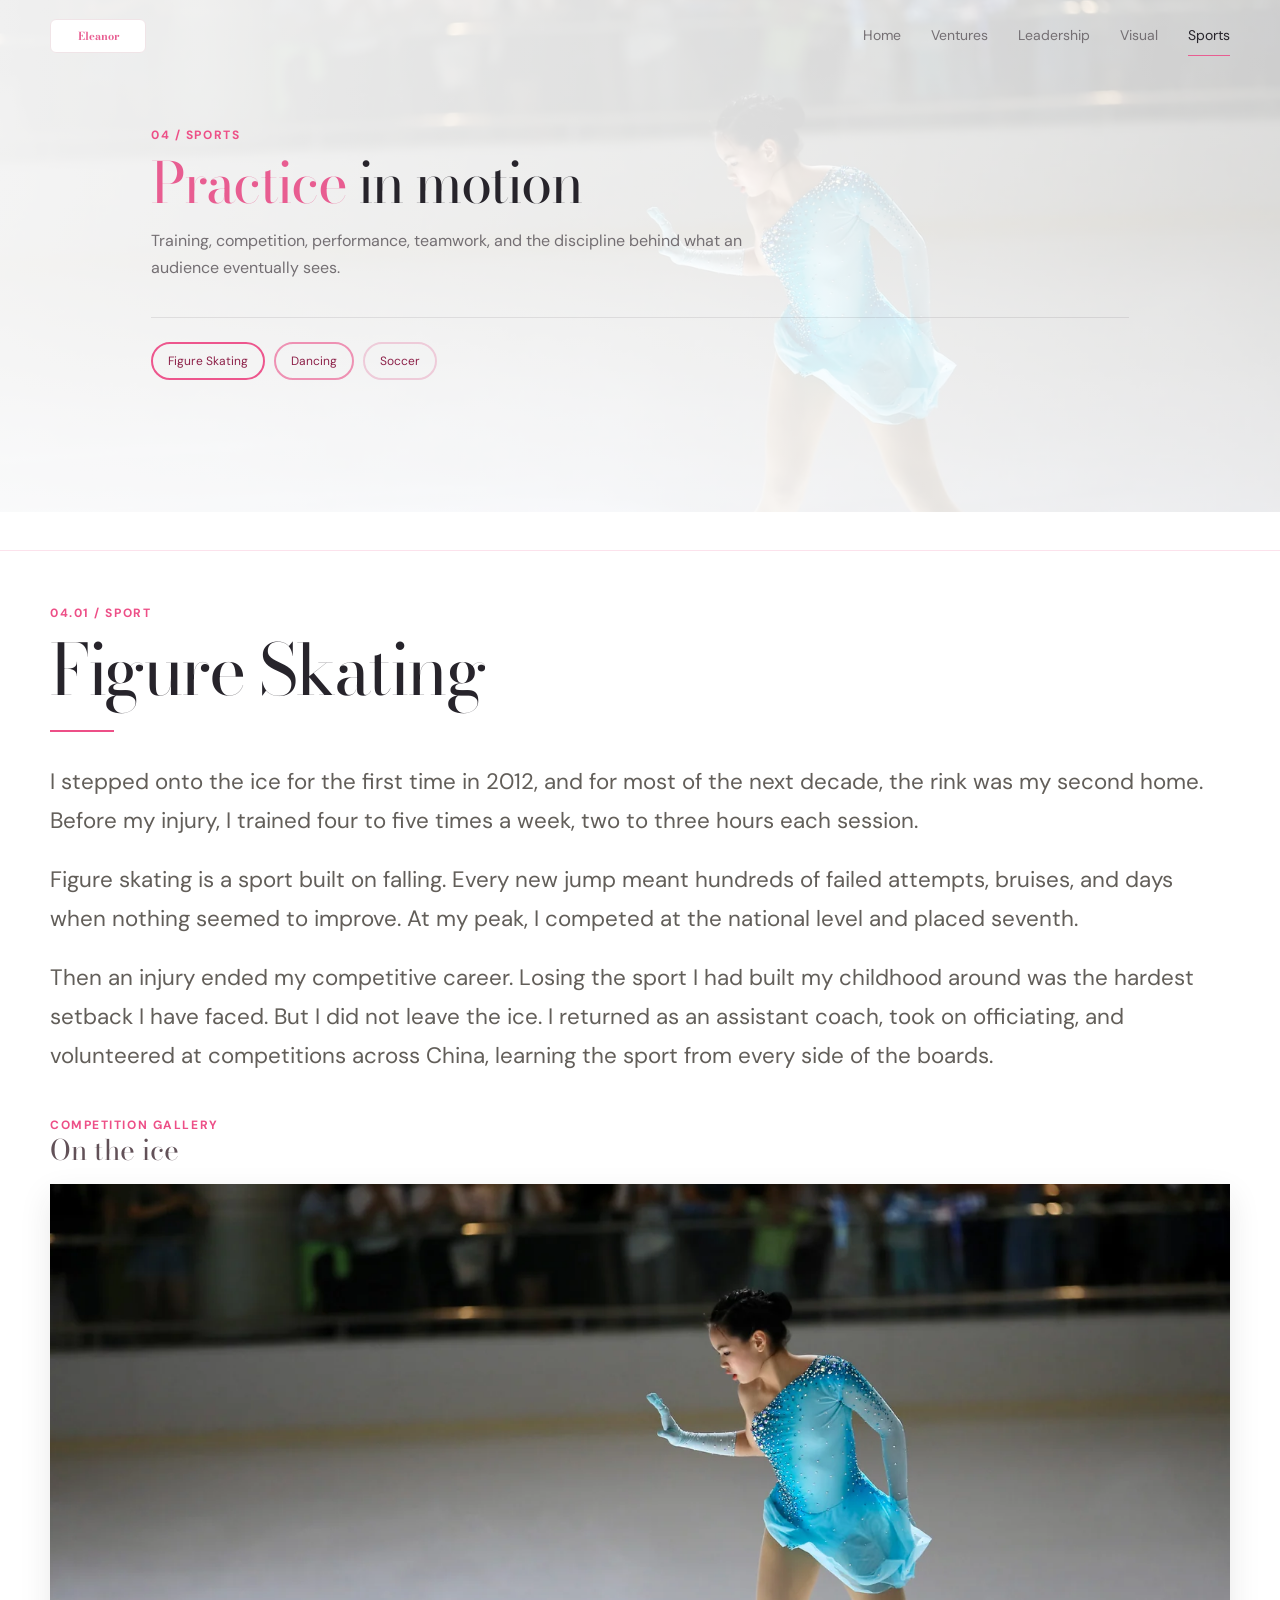
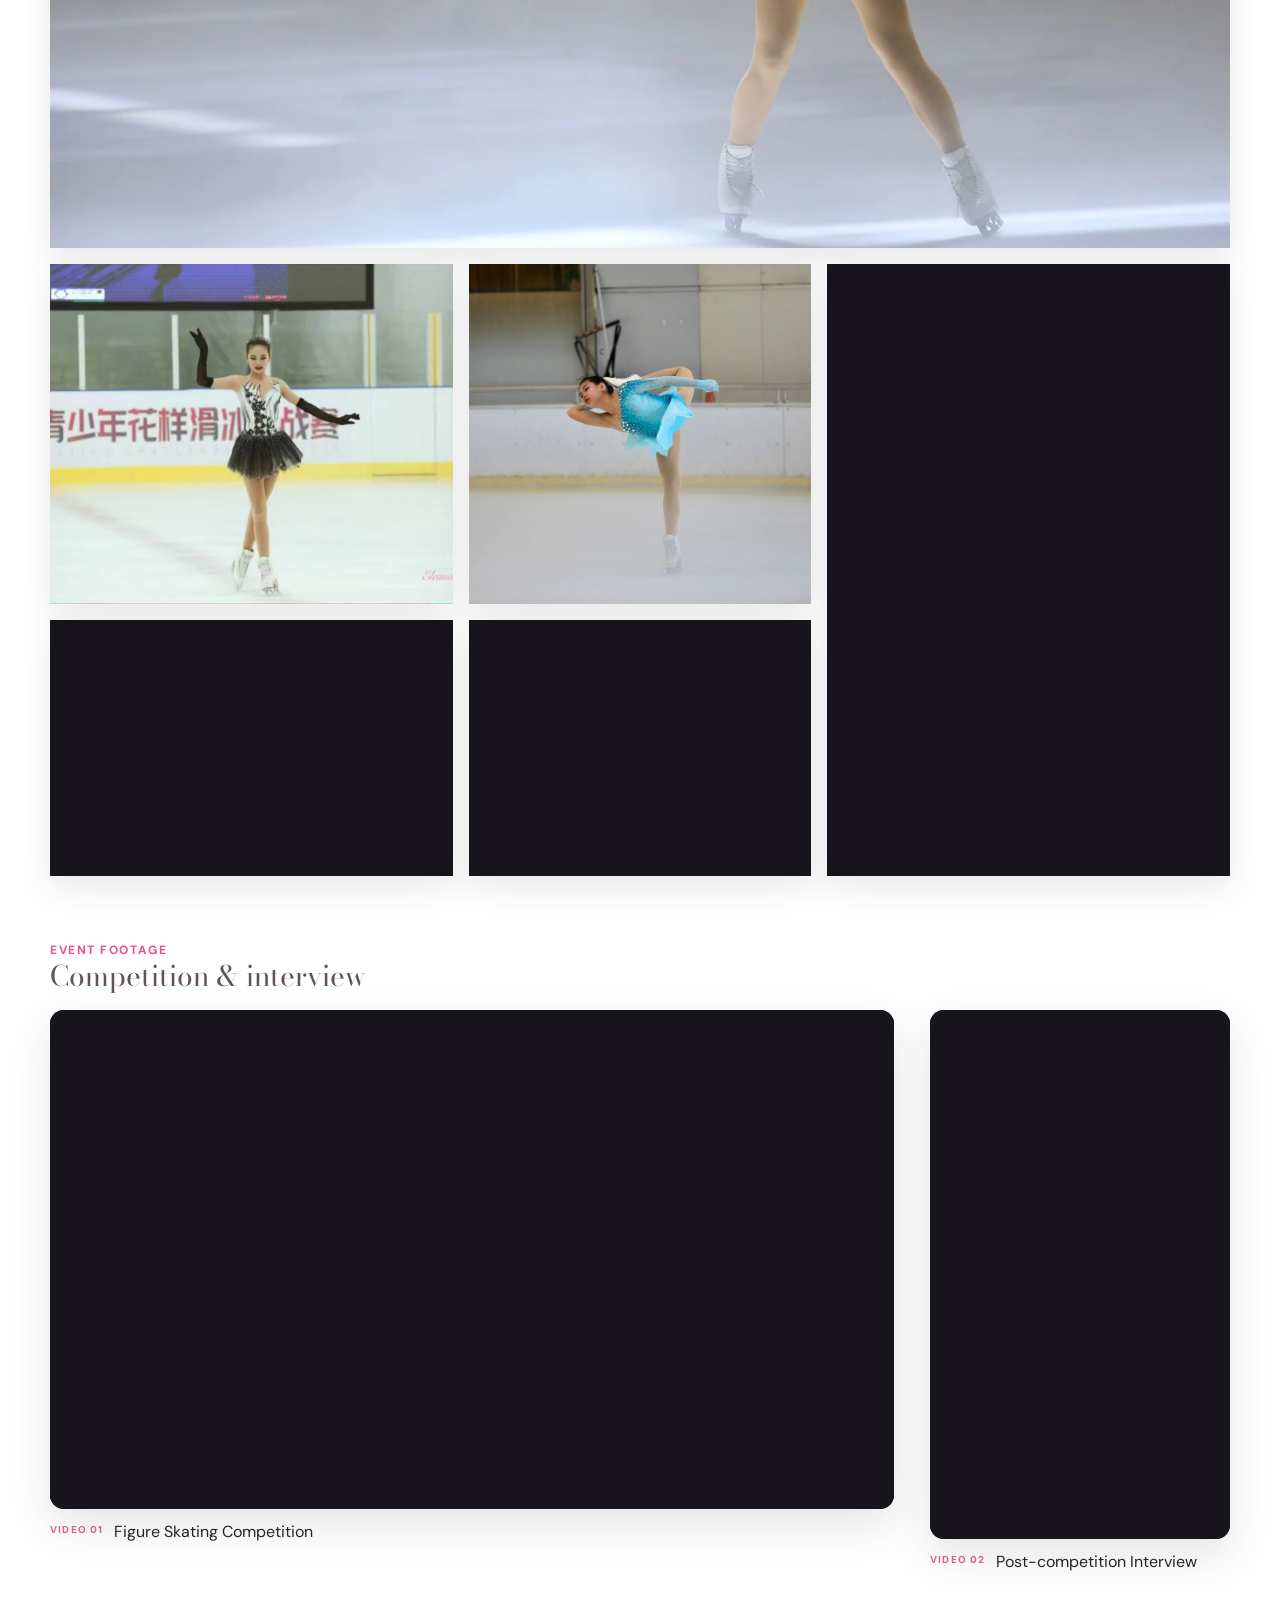
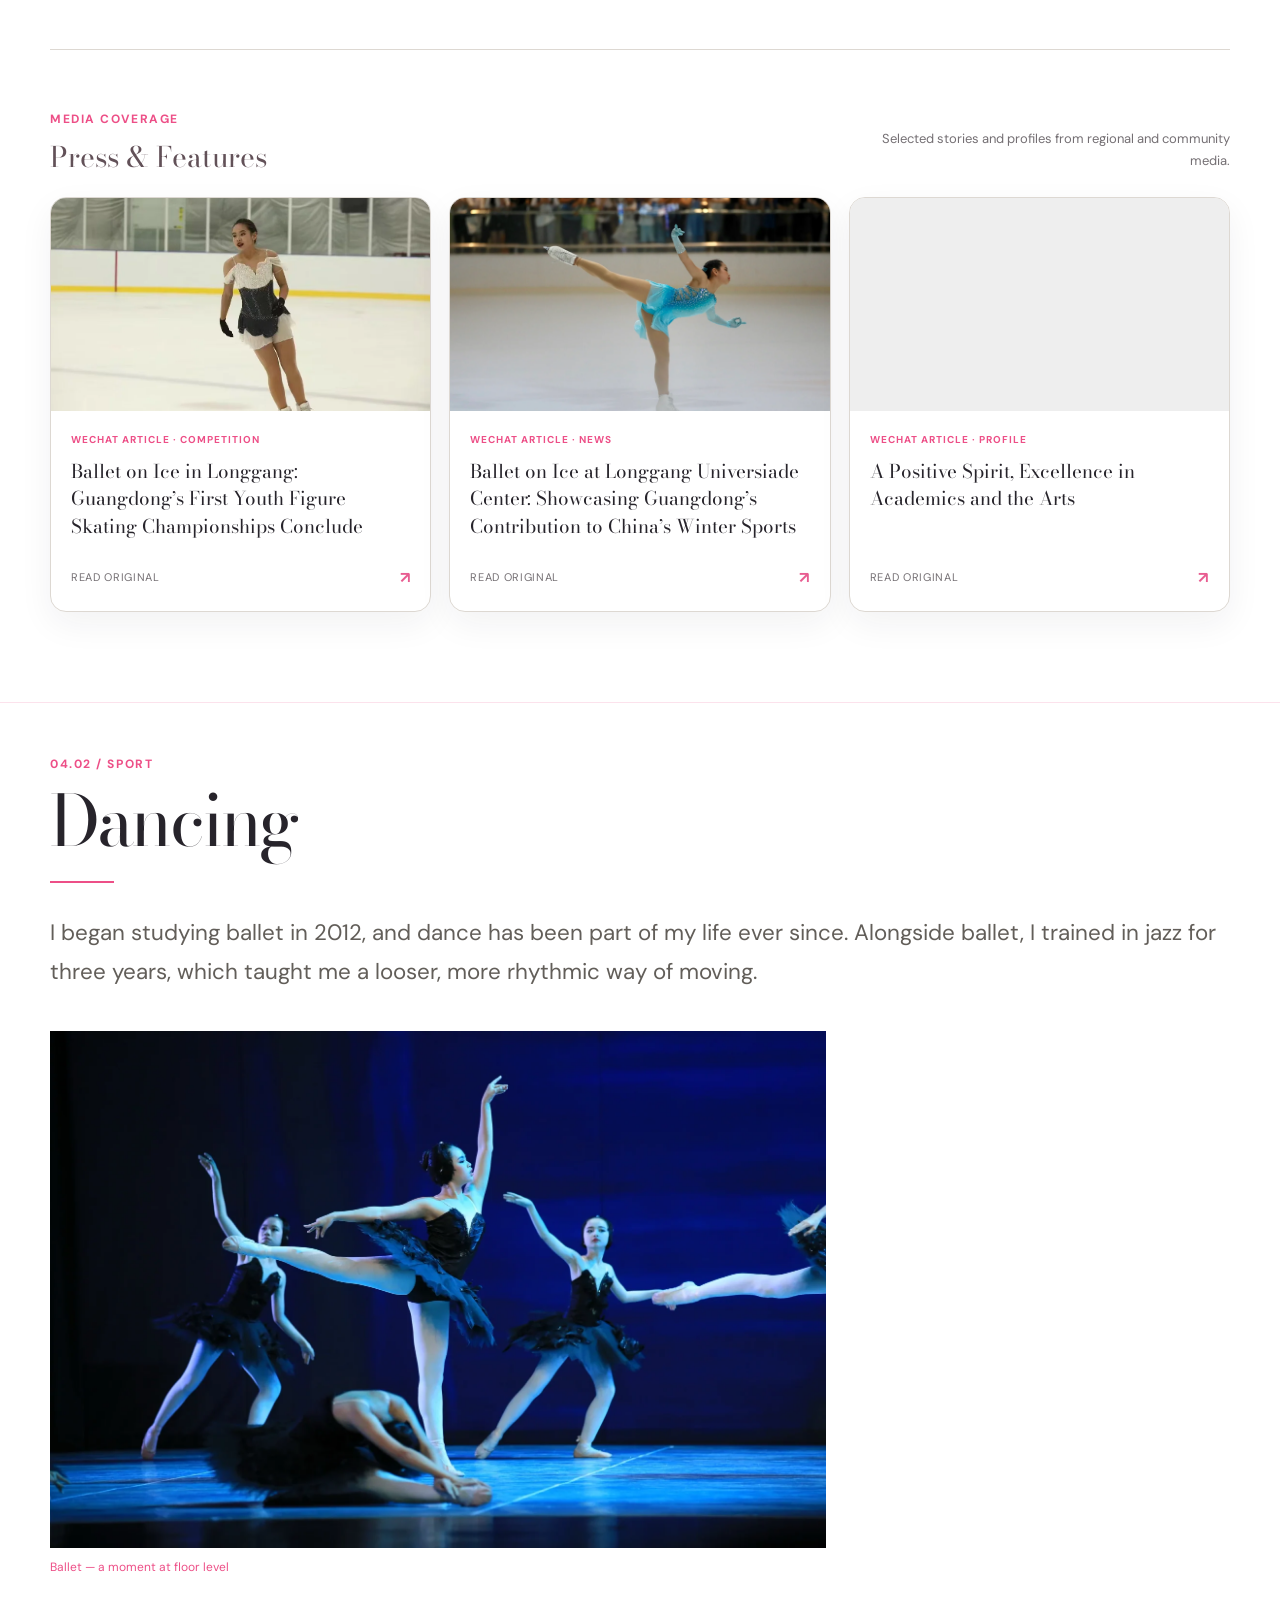
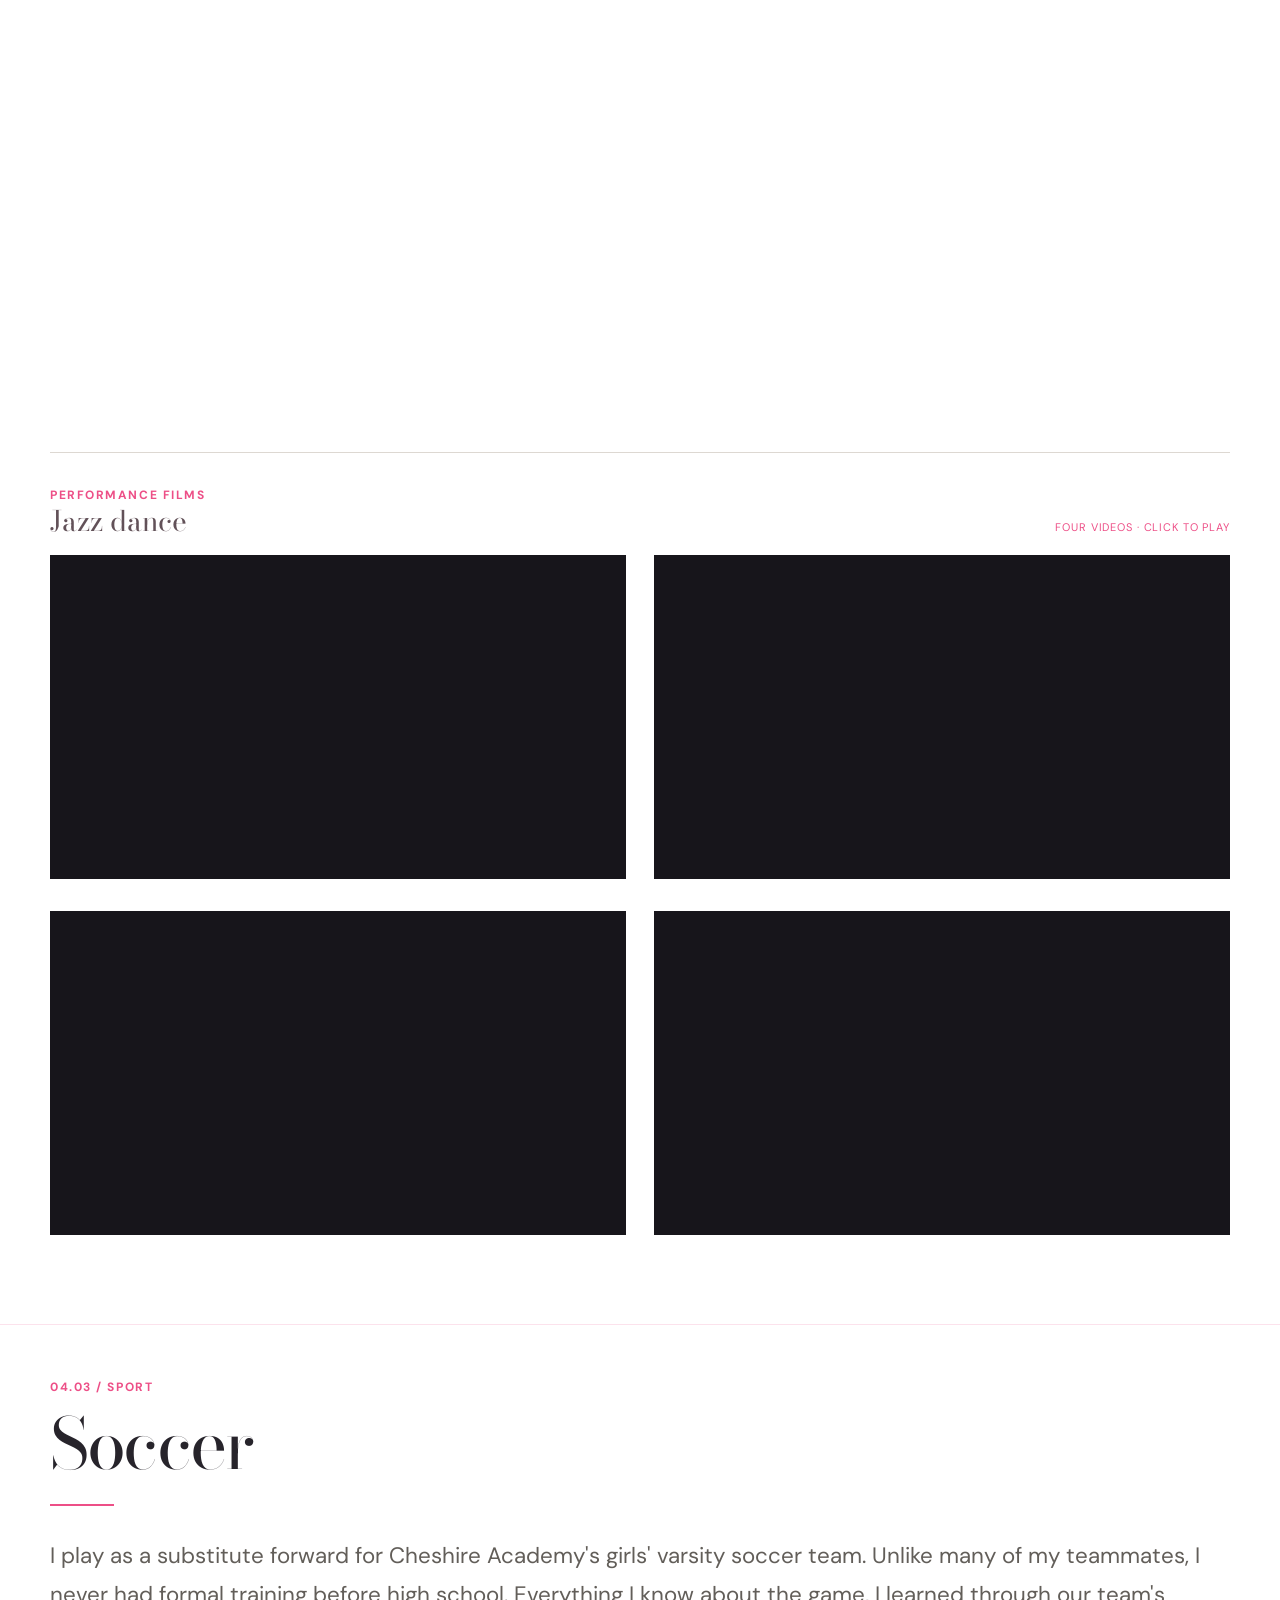
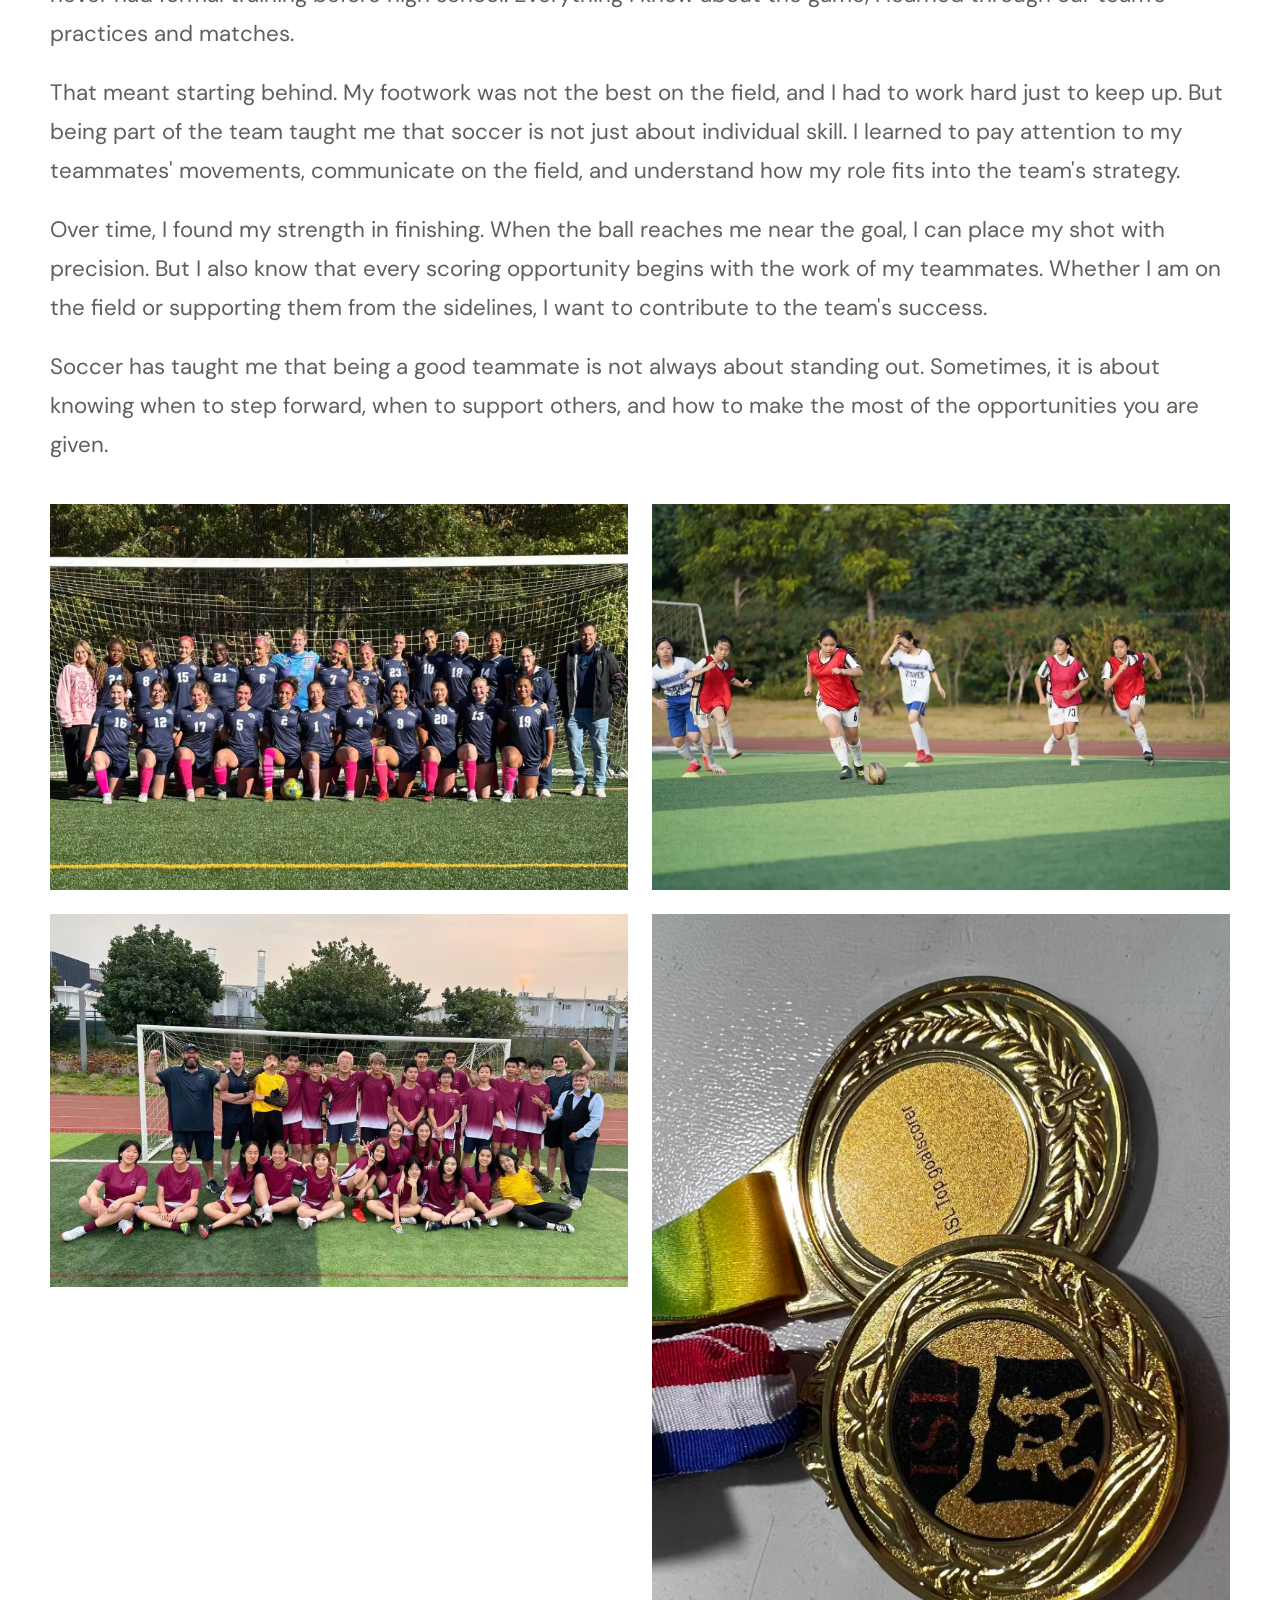
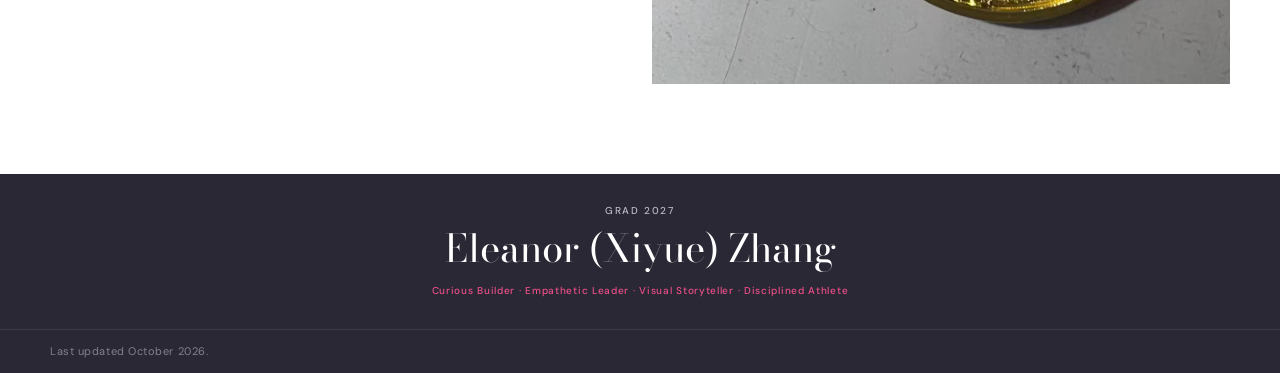
<file: sports.html>
<!doctype html>
<html lang="en">
<head>
  <meta charset="UTF-8">
  <meta name="viewport" content="width=device-width,initial-scale=1">
  <meta name="referrer" content="strict-origin-when-cross-origin">
  <title>Sports — Eleanor Zhang</title><link rel="icon" href="./favicon.ico?v=20261025" sizes="any"><link rel="icon" type="image/svg+xml" href="./favicon.svg?v=20261025"><link rel="icon" type="image/png" sizes="32x32" href="./favicon.png?v=20261025">
  <meta name="description" content="Figure skating, dancing, and soccer experiences of Eleanor Zhang.">

  <link rel="stylesheet" href="./style.css?v=20261103-split-ventures">
  <script data-cfasync="false" src="./script.js?v=20261108-editorial-media" defer></script>
<link rel="stylesheet" href="https://fonts.googleapis.com/css2?family=Bodoni+Moda:ital,wght@0,400;0,500;1,400&family=DM+Sans:opsz,wght@9..40,400;9..40,500;9..40,700&display=swap"></head>
<body class="detail-page sports-detail-page">
  <a class="skip-link" href="#detail-main">Skip to content</a>
  <header class="site-header" data-header><a class="wordmark" href="./index.html#hero" aria-label="Eleanor Zhang — back to home">Eleanor</a><button class="menu-toggle" type="button" aria-expanded="false" aria-controls="primary-nav"><span></span><span></span><span></span><span class="sr-only">Open menu</span></button><nav id="primary-nav" class="primary-nav" aria-label="Primary navigation"></nav></header>
  <main id="detail-main">
    <header class="detail-hero topic-hero"><div class="topic-hero-image" aria-hidden="true"><img src="./assets/optimized/editorial/c8d175a53254-1600.webp" alt="" loading="eager" width="1600" height="1347" srcset="./assets/optimized/editorial/c8d175a53254-768.webp 768w, ./assets/optimized/editorial/c8d175a53254-1600.webp 1600w, ./assets/optimized/editorial/c8d175a53254-2400.webp 2400w" sizes="100vw" decoding="async" fetchpriority="high"></div><div class="topic-hero-content"><p class="chapter-no">04 / SPORTS</p><h1><span class="topic-keyword">Practice</span> in motion</h1><p>Training, competition, performance, teamwork, and the discipline behind what an audience eventually sees.</p><nav class="detail-toc" aria-label="Sports on this page"><a href="#figure-skating">Figure Skating</a><a href="#dancing">Dancing</a><a href="#soccer">Soccer</a></nav></div></header>
    <div class="detail-content">
      <article id="figure-skating" class="detail-module sport-detail-module">
        <header class="detail-module-header"><div><p class="sub-label">04.01 / Sport</p><h2>Figure Skating</h2></div><div class="detail-module-copy"><p>I stepped onto the ice for the first time in 2012, and for most of the next decade, the rink was my second home. Before my injury, I trained four to five times a week, two to three hours each session.</p><p>Figure skating is a sport built on falling. Every new jump meant hundreds of failed attempts, bruises, and days when nothing seemed to improve. At my peak, I competed at the national level and placed seventh.</p><p>Then an injury ended my competitive career. Losing the sport I had built my childhood around was the hardest setback I have faced. But I did not leave the ice. I returned as an assistant coach, took on officiating, and volunteered at competitions across China, learning the sport from every side of the boards.</p></div></header>
        <section class="sports-media-section competition-gallery" aria-labelledby="skating-competition-title"><div class="sports-media-heading"><div><p class="sub-label">Competition gallery</p><h3 id="skating-competition-title">On the ice</h3></div><p class="media-meta">Six moments · Auto play</p></div><div class="media-carousel sports-carousel" data-carousel data-autoplay="3000"><div class="slides">
          <figure class="slide is-active"><button class="zoom" type="button"><img src="./assets/optimized/editorial/c8d175a53254-1600.webp" alt="Figure skating competition moment one" loading="lazy" width="1600" height="1347" srcset="./assets/optimized/editorial/c8d175a53254-768.webp 768w, ./assets/optimized/editorial/c8d175a53254-1600.webp 1600w, ./assets/optimized/editorial/c8d175a53254-2400.webp 2400w" sizes="(max-width: 767px) 90vw, (max-width: 1280px) 85vw, 1100px" decoding="async" data-full-src="./assets/optimized/editorial/c8d175a53254-2400.webp"></button></figure>
          <figure class="slide"><button class="zoom" type="button"><img src="./assets/optimized/editorial/0e086d668cd7-1317.webp" alt="Eleanor performing in a black and white skating dress" loading="lazy" width="1317" height="922" srcset="./assets/optimized/editorial/0e086d668cd7-768.webp 768w, ./assets/optimized/editorial/0e086d668cd7-1317.webp 1317w" sizes="(max-width: 767px) 90vw, (max-width: 1280px) 85vw, 1100px" decoding="async" data-full-src="./assets/optimized/editorial/0e086d668cd7-1317.webp"></button></figure>
          <figure class="slide"><button class="zoom" type="button"><img src="./assets/optimized/editorial/c61729b87f54-1600.webp" alt="Figure skating competition moment three" loading="lazy" width="1600" height="2729" srcset="./assets/optimized/editorial/c61729b87f54-768.webp 768w, ./assets/optimized/editorial/c61729b87f54-1600.webp 1600w, ./assets/optimized/editorial/c61729b87f54-2400.webp 2400w" sizes="(max-width: 767px) 90vw, (max-width: 1280px) 85vw, 1100px" decoding="async" data-full-src="./assets/optimized/editorial/c61729b87f54-2400.webp"></button></figure>
          <figure class="slide"><button class="zoom" type="button"><img src="./assets/optimized/editorial/1a757f2381a6-1600.webp" alt="Figure skating competition moment four" loading="lazy" width="1600" height="1761" srcset="./assets/optimized/editorial/1a757f2381a6-768.webp 768w, ./assets/optimized/editorial/1a757f2381a6-1600.webp 1600w, ./assets/optimized/editorial/1a757f2381a6-2400.webp 2400w" sizes="(max-width: 767px) 90vw, (max-width: 1280px) 85vw, 1100px" decoding="async" data-full-src="./assets/optimized/editorial/1a757f2381a6-2400.webp"></button></figure>
          <figure class="slide"><button class="zoom" type="button"><img src="./assets/optimized/editorial/818612402db2-1600.webp" alt="Figure skating competition moment five" loading="lazy" width="1600" height="1067" srcset="./assets/optimized/editorial/818612402db2-768.webp 768w, ./assets/optimized/editorial/818612402db2-1600.webp 1600w, ./assets/optimized/editorial/818612402db2-2400.webp 2400w" sizes="(max-width: 767px) 90vw, (max-width: 1280px) 85vw, 1100px" decoding="async" data-full-src="./assets/optimized/editorial/818612402db2-2400.webp"></button></figure>

          <figure class="slide"><button class="zoom" type="button"><img src="./assets/optimized/editorial/ddfbf578a5ba-1600.webp" alt="Figure skating competition moment six" loading="lazy" width="1600" height="1067" srcset="./assets/optimized/editorial/ddfbf578a5ba-768.webp 768w, ./assets/optimized/editorial/ddfbf578a5ba-1600.webp 1600w, ./assets/optimized/editorial/ddfbf578a5ba-1620.webp 1620w" sizes="(max-width: 767px) 90vw, (max-width: 1280px) 85vw, 1100px" decoding="async" data-full-src="./assets/optimized/editorial/ddfbf578a5ba-1620.webp"></button></figure>
        </div><button class="carousel-prev" type="button" aria-label="Previous skating competition image">‹</button><button class="carousel-next" type="button" aria-label="Next skating competition image">›</button><p class="carousel-count" aria-live="polite">1 / 6</p></div></section>
        <section class="sports-media-section skating-event-section" aria-labelledby="skating-event-title"><div class="sports-media-heading"><div><p class="sub-label">Event footage</p><h3 id="skating-event-title">Competition &amp; interview</h3></div><p class="media-meta">Two clips · tap to play</p></div>
        <div class="skating-event-videos">
          <figure class="sports-video-card"><div class="sports-video-frame landscape feature-video-wrap youtube-video-wrap" data-feature-video data-youtube-video><div class="youtube-player" data-youtube-id="BjTK31XSTHg" aria-label="Figure Skating Competition YouTube video"></div><button class="feature-video-toggle youtube-video-toggle" type="button" aria-label="Play video"><span aria-hidden="true">▶</span></button></div><figcaption><span>VIDEO 01</span> Figure Skating Competition</figcaption></figure>
          <figure class="sports-video-card portrait-card"><div class="sports-video-frame portrait feature-video-wrap youtube-video-wrap" data-feature-video data-youtube-video><div class="youtube-player" data-youtube-id="38G7kYwUKTI" aria-label="Post-competition Interview YouTube video"></div><button class="feature-video-toggle youtube-video-toggle" type="button" aria-label="Play video"><span aria-hidden="true">▶</span></button></div><figcaption><span>VIDEO 02</span> Post-competition Interview</figcaption></figure>
        </div></section>
        <section class="skating-press" aria-labelledby="skating-press-title">
          <header class="skating-press-header"><div><p class="sub-label">Media coverage</p><h3 id="skating-press-title">Press &amp; Features</h3></div><p>Selected stories and profiles from regional and community media.</p></header>
          <div class="article-card-grid">
            <a class="article-card" href="https://mp.weixin.qq.com/s/smVfPsEgped6-BJ3Zi2O4w" target="_blank" rel="noopener noreferrer"><span class="article-card-image"><img src="./assets/optimized/editorial/e3e67e49719e-987.webp" alt="Eleanor competing in a black and white skating dress" loading="lazy" width="987" height="662" style="object-position:center 30%" srcset="./assets/optimized/editorial/e3e67e49719e-768.webp 768w, ./assets/optimized/editorial/e3e67e49719e-987.webp 987w" sizes="(max-width: 767px) 90vw, (max-width: 1280px) 85vw, 1100px" decoding="async" data-full-src="./assets/optimized/editorial/e3e67e49719e-987.webp"></span><span class="article-card-copy"><small>WeChat article · Competition</small><strong>Ballet on Ice in Longgang: Guangdong’s First Youth Figure Skating Championships Conclude</strong><em>Read original <b aria-hidden="true">↗</b></em></span></a>
            <a class="article-card" href="https://mp.weixin.qq.com/s/NY-zKt-0u0dhmUo0wOVTyg" target="_blank" rel="noopener noreferrer"><span class="article-card-image"><img src="./assets/optimized/editorial/8be3b5b552e2-1600.webp" alt="Figure skating at Longgang Universiade Center" loading="lazy" width="1600" height="1632" srcset="./assets/optimized/editorial/8be3b5b552e2-768.webp 768w, ./assets/optimized/editorial/8be3b5b552e2-1600.webp 1600w, ./assets/optimized/editorial/8be3b5b552e2-2400.webp 2400w" sizes="(max-width: 767px) 90vw, (max-width: 1280px) 85vw, 1100px" decoding="async" data-full-src="./assets/optimized/editorial/8be3b5b552e2-2400.webp"></span><span class="article-card-copy"><small>WeChat article · News</small><strong>Ballet on Ice at Longgang Universiade Center: Showcasing Guangdong’s Contribution to China’s Winter Sports</strong><em>Read original <b aria-hidden="true">↗</b></em></span></a>
            <a class="article-card" href="https://mp.weixin.qq.com/s/M01MmD-APNTx6CXUziKcFQ" target="_blank" rel="noopener noreferrer"><span class="article-card-image"><img src="./assets/optimized/editorial/ee8abdc7c52e-987.webp" alt="Eleanor performing at a figure skating competition" loading="lazy" width="987" height="659" style="object-position:center 25%" srcset="./assets/optimized/editorial/ee8abdc7c52e-768.webp 768w, ./assets/optimized/editorial/ee8abdc7c52e-987.webp 987w" sizes="(max-width: 767px) 90vw, (max-width: 1280px) 85vw, 1100px" decoding="async" data-full-src="./assets/optimized/editorial/ee8abdc7c52e-987.webp"></span><span class="article-card-copy"><small>WeChat article · Profile</small><strong>A Positive Spirit, Excellence in Academics and the Arts</strong><em>Read original <b aria-hidden="true">↗</b></em></span></a>
          </div>
        </section>
      </article>
      <article id="dancing" class="detail-module sport-detail-module">
        <header class="detail-module-header"><div><p class="sub-label">04.02 / Sport</p><h2>Dancing</h2></div><div class="detail-module-copy"><p>I began studying ballet in 2012, and dance has been part of my life ever since. Alongside ballet, I trained in jazz for three years, which taught me a looser, more rhythmic way of moving.</p></div></header>
        <section class="dance-editorial-gallery" aria-label="Dance performances"><div class="dance-feature"><figure class="dance-photo dance-photo-lead"><button class="zoom" type="button" aria-label="Enlarge: Ballet — a moment at floor level"><img src="./assets/optimized/editorial/f5ccba294079-1600.webp" alt="Ballet — a moment at floor level" width="1600" height="1067" loading="lazy"  srcset="./assets/optimized/editorial/f5ccba294079-768.webp 768w, ./assets/optimized/editorial/f5ccba294079-1600.webp 1600w, ./assets/optimized/editorial/f5ccba294079-2200.webp 2200w" sizes="(max-width: 767px) 90vw, (max-width: 1280px) 85vw, 1100px" decoding="async" data-full-src="./assets/optimized/editorial/f5ccba294079-2200.webp"></button><figcaption>Ballet — a moment at floor level</figcaption></figure><div class="dance-feature-side"><figure class="dance-photo"><button class="zoom" type="button" aria-label="Enlarge: Ballet — an opening formation"><img src="./assets/optimized/editorial/10d63beb24cb-1600.webp" alt="Ballet — an opening formation" width="1600" height="1067" loading="lazy"  srcset="./assets/optimized/editorial/10d63beb24cb-768.webp 768w, ./assets/optimized/editorial/10d63beb24cb-1600.webp 1600w, ./assets/optimized/editorial/10d63beb24cb-2200.webp 2200w" sizes="(max-width: 767px) 90vw, (max-width: 1280px) 85vw, 1100px" decoding="async" data-full-src="./assets/optimized/editorial/10d63beb24cb-2200.webp"></button></figure><figure class="dance-photo"><button class="zoom" type="button" aria-label="Enlarge: Ballet — moving together"><img src="./assets/optimized/editorial/b4ff2f943a4e-1600.webp" alt="Ballet — moving together" width="1600" height="1067" loading="lazy"  srcset="./assets/optimized/editorial/b4ff2f943a4e-768.webp 768w, ./assets/optimized/editorial/b4ff2f943a4e-1600.webp 1600w, ./assets/optimized/editorial/b4ff2f943a4e-2200.webp 2200w" sizes="(max-width: 767px) 90vw, (max-width: 1280px) 85vw, 1100px" decoding="async" data-full-src="./assets/optimized/editorial/b4ff2f943a4e-2200.webp"></button></figure></div></div><div class="dance-sequence-grid"><figure class="dance-photo"><button class="zoom" type="button" aria-label="Enlarge: Character and expression on stage"><img src="./assets/optimized/editorial/2401ba6155a8-1600.webp" alt="Character and expression on stage" width="1600" height="1067" loading="lazy"  srcset="./assets/optimized/editorial/2401ba6155a8-768.webp 768w, ./assets/optimized/editorial/2401ba6155a8-1600.webp 1600w, ./assets/optimized/editorial/2401ba6155a8-1920.webp 1920w" sizes="(max-width: 767px) 90vw, (max-width: 1280px) 85vw, 1100px" decoding="async" data-full-src="./assets/optimized/editorial/2401ba6155a8-1920.webp"></button></figure><figure class="dance-photo"><button class="zoom" type="button" aria-label="Enlarge: A moment in the spotlight"><img src="./assets/optimized/editorial/401fd6e7f05e-1600.webp" alt="A moment in the spotlight" width="1600" height="1067" loading="lazy"  srcset="./assets/optimized/editorial/401fd6e7f05e-768.webp 768w, ./assets/optimized/editorial/401fd6e7f05e-1600.webp 1600w, ./assets/optimized/editorial/401fd6e7f05e-1919.webp 1919w" sizes="(max-width: 767px) 90vw, (max-width: 1280px) 85vw, 1100px" decoding="async" data-full-src="./assets/optimized/editorial/401fd6e7f05e-1919.webp"></button></figure></div></section>
        <section class="dance-video-section" aria-labelledby="jazz-video-title"><header class="sports-media-heading"><div><p class="sub-label">Performance films</p><h3 id="jazz-video-title">Jazz dance</h3></div><p class="media-meta">Four videos · Click to play</p></header><div class="dance-video-grid"><figure class="sports-video-card"><div class="sports-video-frame landscape feature-video-wrap youtube-video-wrap" data-feature-video data-youtube-video data-youtube-autoplay="false"><div class="youtube-player" data-youtube-id="sutVlm-x0KU" aria-label="Jazz Dance 1"></div><button class="feature-video-toggle youtube-video-toggle" type="button" aria-label="Play Jazz Dance 1"><span aria-hidden="true">▶</span></button></div></figure><figure class="sports-video-card"><div class="sports-video-frame landscape feature-video-wrap youtube-video-wrap" data-feature-video data-youtube-video data-youtube-autoplay="false"><div class="youtube-player" data-youtube-id="AHjt7u3pcYE" aria-label="Jazz Dance 2"></div><button class="feature-video-toggle youtube-video-toggle" type="button" aria-label="Play Jazz Dance 2"><span aria-hidden="true">▶</span></button></div></figure><figure class="sports-video-card"><div class="sports-video-frame landscape feature-video-wrap youtube-video-wrap" data-feature-video data-youtube-video data-youtube-autoplay="false"><div class="youtube-player" data-youtube-id="Em-_IF2dP_c" aria-label="Jazz Dance 3"></div><button class="feature-video-toggle youtube-video-toggle" type="button" aria-label="Play Jazz Dance 3"><span aria-hidden="true">▶</span></button></div></figure><figure class="sports-video-card"><div class="sports-video-frame landscape feature-video-wrap youtube-video-wrap" data-feature-video data-youtube-video data-youtube-autoplay="false"><div class="youtube-player" data-youtube-id="kLaQbY40WjA" aria-label="Jazz Dance 4"></div><button class="feature-video-toggle youtube-video-toggle" type="button" aria-label="Play Jazz Dance 4"><span aria-hidden="true">▶</span></button></div></figure></div></section>
      </article>
      <article id="soccer" class="detail-module sport-detail-module">
        <header class="detail-module-header"><div><p class="sub-label">04.03 / Sport</p><h2>Soccer</h2></div><div class="detail-module-copy"><p>I play as a substitute forward for Cheshire Academy's girls' varsity soccer team. Unlike many of my teammates, I never had formal training before high school. Everything I know about the game, I learned through our team's practices and matches.</p><p>That meant starting behind. My footwork was not the best on the field, and I had to work hard just to keep up. But being part of the team taught me that soccer is not just about individual skill. I learned to pay attention to my teammates' movements, communicate on the field, and understand how my role fits into the team's strategy.</p><p>Over time, I found my strength in finishing. When the ball reaches me near the goal, I can place my shot with precision. But I also know that every scoring opportunity begins with the work of my teammates. Whether I am on the field or supporting them from the sidelines, I want to contribute to the team's success.</p><p>Soccer has taught me that being a good teammate is not always about standing out. Sometimes, it is about knowing when to step forward, when to support others, and how to make the most of the opportunities you are given.</p></div></header>
        <div class="media-carousel sports-carousel sports-carousel-wide" data-carousel data-autoplay="3000"><div class="slides">
          <figure class="slide is-active"><button class="zoom" type="button"><img src="./assets/optimized/editorial/57ada5f56dc6-1600.webp" alt="Soccer match moment one" loading="lazy" width="1600" height="1091" srcset="./assets/optimized/editorial/57ada5f56dc6-768.webp 768w, ./assets/optimized/editorial/57ada5f56dc6-1600.webp 1600w, ./assets/optimized/editorial/57ada5f56dc6-1877.webp 1877w" sizes="(max-width: 767px) 90vw, (max-width: 1280px) 85vw, 1100px" decoding="async" data-full-src="./assets/optimized/editorial/57ada5f56dc6-1877.webp"></button></figure>
          <figure class="slide"><button class="zoom" type="button"><img src="./assets/optimized/editorial/d6962a17e5fd-1080.webp" alt="Another moment from a Cheshire Academy soccer match" loading="lazy" width="1080" height="720" srcset="./assets/optimized/editorial/d6962a17e5fd-768.webp 768w, ./assets/optimized/editorial/d6962a17e5fd-1080.webp 1080w" sizes="(max-width: 767px) 90vw, (max-width: 1280px) 85vw, 1100px" decoding="async" data-full-src="./assets/optimized/editorial/d6962a17e5fd-1080.webp"></button></figure>
          <figure class="slide"><button class="zoom" type="button"><img src="./assets/optimized/editorial/832605843dfe-1600.webp" alt="Soccer match moment two" loading="lazy" width="1600" height="1200" srcset="./assets/optimized/editorial/832605843dfe-768.webp 768w, ./assets/optimized/editorial/832605843dfe-1600.webp 1600w, ./assets/optimized/editorial/832605843dfe-1702.webp 1702w" sizes="(max-width: 767px) 90vw, (max-width: 1280px) 85vw, 1100px" decoding="async" data-full-src="./assets/optimized/editorial/832605843dfe-1702.webp"></button></figure>
          <figure class="slide"><button class="zoom" type="button"><img src="./assets/optimized/editorial/0c8cdf9c8841-1600.webp" alt="Soccer match moment three" loading="lazy" width="1600" height="1200" srcset="./assets/optimized/editorial/0c8cdf9c8841-768.webp 768w, ./assets/optimized/editorial/0c8cdf9c8841-1600.webp 1600w, ./assets/optimized/editorial/0c8cdf9c8841-1707.webp 1707w" sizes="(max-width: 767px) 90vw, (max-width: 1280px) 85vw, 1100px" decoding="async" data-full-src="./assets/optimized/editorial/0c8cdf9c8841-1707.webp"></button></figure>
          <figure class="slide"><button class="zoom" type="button"><img src="./assets/optimized/editorial/361ae4a02138-1280.webp" alt="Soccer match moment four" loading="lazy" width="1280" height="1707" srcset="./assets/optimized/editorial/361ae4a02138-768.webp 768w, ./assets/optimized/editorial/361ae4a02138-1280.webp 1280w" sizes="(max-width: 767px) 90vw, (max-width: 1280px) 85vw, 1100px" decoding="async" data-full-src="./assets/optimized/editorial/361ae4a02138-1280.webp"></button></figure>
        </div><button class="carousel-prev" type="button" aria-label="Previous soccer image">‹</button><button class="carousel-next" type="button" aria-label="Next soccer image">›</button><p class="carousel-count" aria-live="polite">1 / 5</p></div>
      </article>
    </div>
  </main>
  <section id="contact" class="closing"><p>GRAD 2027</p><div class="closing-heading"><h2>Eleanor (Xiyue) Zhang</h2></div><p class="closing-tagline">Curious Builder · Empathetic Leader · Visual Storyteller · Disciplined Athlete</p></section>
  <footer><span>Last updated October 2026.</span></footer>
  <dialog class="lightbox"><button class="lightbox-close" aria-label="Close">×</button><button class="lightbox-prev" aria-label="Previous image">‹</button><figure><img alt=""><figcaption></figcaption></figure><button class="lightbox-next" aria-label="Next image">›</button></dialog>
</body>
</html>
</file>
<file: style.css>
:root{--bg:#fcfaf7;--paper:#fff;--warm:#fcfaf7;--sport:#fcfaf7;--ink:#27242b;--muted:#746f73;--pink:#e85d91;--green:#6f8171;--line:#ddd8d2;--veil:rgba(237,79,135,.055);--veil-soft:rgba(237,79,135,.1);--veil-strong:rgba(237,79,135,.18);--serif:'Bodoni Moda',Georgia,serif;--sans:'DM Sans',Inter,Arial,Helvetica,system-ui,sans-serif;--rose-text:#a94a72;--max:1180px;--header:72px}*{box-sizing:border-box}html{scroll-behavior:smooth;scroll-padding-top:calc(var(--header) + 22px)}body{margin:0;background:var(--bg);color:var(--ink);font:16px/1.7 var(--sans);overflow-x:hidden}body.menu-open{overflow:hidden}img,video{display:block;width:100%;height:100%;object-fit:cover}button,a{font:inherit}.sr-only{position:absolute;width:1px;height:1px;margin:-1px;overflow:hidden;clip:rect(0,0,0,0)}.skip-link{position:fixed;left:1rem;top:-5rem;z-index:200;background:var(--ink);color:#fff;padding:.7rem 1rem}.skip-link:focus{top:1rem}.site-header{position:fixed;z-index:100;top:0;left:0;right:0;height:var(--header);display:flex;align-items:center;justify-content:space-between;padding:0 max(24px,calc((100vw - var(--max))/2));transition:background .2s,border-color .2s}.site-header.scrolled{background:#fff;border-bottom:1px solid var(--line)}.wordmark{display:grid;place-items:center;width:44px;height:34px;background:#fff;color:var(--pink);border:1px solid #f0e4e7;border-radius:6px;text-decoration:none;font:700 11px var(--serif)}.primary-nav{display:flex;align-items:stretch;gap:30px;height:100%}.nav-link,.nav-trigger{display:flex;align-items:center;height:100%;border:0;background:none;color:var(--muted);text-decoration:none;font-size:14px;cursor:pointer;position:relative}.nav-link.active,.nav-trigger.active,.nav-link:hover,.nav-trigger:hover{color:var(--ink)}.nav-link.active:after,.nav-trigger.active:after{content:"";position:absolute;left:0;right:0;bottom:16px;height:1px;background:var(--pink)}.nav-group{position:relative}.nav-trigger:after{content:" +"}.dropdown{position:absolute;top:calc(100% - 8px);left:50%;width:230px;padding:8px;background:#fff;border:1px solid var(--line);border-radius:6px;box-shadow:0 14px 32px rgba(45,35,40,.08);opacity:0;visibility:hidden;transform:translate(-50%,-4px);transition:opacity .18s,transform .18s,visibility .18s}.dropdown:before{content:"";position:absolute;left:0;right:0;top:-12px;height:12px}.nav-group:hover .dropdown,.nav-group:focus-within .dropdown,.nav-group.open .dropdown{opacity:1;visibility:visible;transform:translate(-50%,0)}.dropdown a{display:block;padding:9px 10px;color:var(--muted);text-decoration:none;font-size:13px}.dropdown a:hover,.dropdown a:focus-visible{background:var(--veil);color:var(--ink)}.menu-toggle{display:none;border:0;background:none}.hero{position:relative;width:100%;min-height:100vh;min-height:100svh;display:grid;place-items:center;padding:var(--header) 24px 48px;text-align:center;background:linear-gradient(120deg,rgba(237,79,135,.17),rgba(237,79,135,.06) 52%,rgba(237,79,135,0) 88%)}.hero-content h1{margin:0;font:700 clamp(4.2rem,8vw,7.6rem)/.82 var(--serif);letter-spacing:-.055em}.hero-content h1 em{font-style:normal;color:var(--pink)}.hero-content>p:last-child{color:var(--muted);font-size:15px}.kicker,.chapter-no,.sub-label{margin:0 0 12px;color:var(--pink);font-size:12px;font-weight:700;letter-spacing:.13em;text-transform:uppercase}.scroll-cue{position:absolute;bottom:28px;display:flex;flex-direction:column;gap:2px;color:var(--muted);text-decoration:none;font-size:11px;animation:bounce 1.7s ease-in-out infinite}.chapter{padding:clamp(6rem,10vw,10rem) max(24px,calc((100vw - var(--max))/2))}.chapter-header{max-width:760px;margin-bottom:clamp(3rem,6vw,5rem)}.chapter-header h2{margin:0;font:400 clamp(2.4rem,4vw,3.8rem)/1.05 var(--serif);letter-spacing:-.035em;text-wrap:balance}.chapter-header h2:after{content:"";display:block;width:56px;height:3px;margin-top:20px;border-radius:2px;background:linear-gradient(90deg,var(--pink),rgba(232,93,145,0))}.chapter-header>p:last-child{max-width:590px;color:var(--muted);font-size:18px}.chapter-home{background:var(--bg)}.chapter-ventures,.chapter-visual{background:#fff}.chapter-leadership{background:var(--warm)}.chapter-sports{background:var(--sport)}.bio-grid{display:grid;grid-template-columns:.85fr 1.15fr;gap:clamp(3rem,8vw,8rem);align-items:center}.bio-photo{margin:0}.bio-photo img{aspect-ratio:4/5;border-radius:8px}.bio-copy blockquote{margin:0 0 28px;font:400 clamp(2rem,3.5vw,3.5rem)/1.12 var(--serif);color:var(--green)}.bio-copy>p{color:var(--muted)}.facts{margin:36px 0 0;border-top:1px solid var(--line)}.facts div{display:grid;grid-template-columns:150px 1fr;padding:13px 0;border-bottom:1px solid var(--line)}dt{color:var(--muted);font-size:13px}dd{margin:0}.story{max-width:var(--max);margin:0 auto clamp(7rem,12vw,12rem)}.story:last-child{margin-bottom:0}.story h3,.lead-story h3,.sport-story h3{margin:.2rem 0 .9rem;font:400 clamp(1.9rem,3vw,2.9rem)/1.05 var(--serif);letter-spacing:-.03em}.story-copy>p:not(.sub-label,.dek),.lead-story>p,.sport-story>p{color:var(--muted)}.dek{font:italic 1.2rem/1.5 var(--serif)}.story-split{display:grid;grid-template-columns:.75fr 1.25fr;gap:clamp(3rem,7vw,7rem);align-items:center}.story-feature .story-copy{display:block;max-width:760px}.feature-note{max-width:680px;margin:28px auto 0;text-align:center;color:var(--muted)}.story-collage{display:grid;grid-template-columns:1.2fr .8fr;gap:clamp(3rem,7vw,7rem);align-items:center}.collage{display:grid;grid-template-columns:1.15fr .85fr;grid-template-rows:1fr 1fr;gap:12px;height:580px}.collage .zoom:first-child{grid-row:1/-1}.story-overlay{position:relative;width:100%;min-height:620px;color:#fff;overflow:hidden}.story-overlay>img{position:absolute;inset:0}.story-overlay:after{content:"";position:absolute;inset:0;background:linear-gradient(90deg,rgba(20,20,20,.72),rgba(20,20,20,.08))}.overlay-copy{position:absolute;z-index:1;left:clamp(2rem,7vw,6rem);bottom:clamp(2rem,7vw,6rem);max-width:470px}.overlay-copy .sub-label{color:#ffd2e2}.media-carousel{position:relative}.slides{position:relative;aspect-ratio:4/3;overflow:hidden;background:#f1efec}.media-wide .slides,.cinema .slides{aspect-ratio:16/9}.slide{position:absolute;inset:0;margin:0;opacity:0;visibility:hidden;transition:opacity .35s}.slide.is-active{opacity:1;visibility:visible}.slide figcaption{position:absolute;left:14px;bottom:12px;padding:5px 8px;background:rgba(29,27,31,.7);color:#fff;font-size:11px}.zoom{display:block;width:100%;height:100%;border:0;padding:0;background:none;cursor:zoom-in;overflow:hidden}.zoom img{transition:transform .5s}.zoom:hover img{transform:scale(1.018)}.carousel-prev,.carousel-next{position:absolute;z-index:2;top:50%;width:42px;height:42px;border:1px solid rgba(255,255,255,.75);border-radius:50%;background:rgba(30,29,32,.35);color:#fff;transform:translateY(-50%);cursor:pointer;opacity:.55;transition:opacity .2s,background .2s}.media-carousel:hover .carousel-prev,.media-carousel:hover .carousel-next{opacity:1}.carousel-prev{left:14px}.carousel-next{right:14px}.carousel-count{position:absolute;right:12px;bottom:8px;margin:0;color:#fff;font-size:11px}.leadership-list{display:grid;grid-template-columns:repeat(2,1fr);gap:70px 30px}.lead-story{border-top:1px solid var(--line);padding-top:22px}.lead-story .zoom{height:320px;margin-top:24px}.lead-story .portrait{height:480px}.lead-hero{grid-column:1/-1;display:grid;grid-template-columns:1.2fr .8fr;gap:60px;align-items:center}.lead-hero .media-carousel .slides{aspect-ratio:16/9}.text-only{min-height:280px;display:flex;flex-direction:column;justify-content:center;padding:40px;background:rgba(39,36,43,.05)}.documentary .story-copy{max-width:680px;margin-bottom:35px}.cinema{margin-left:calc((var(--max) - 100vw)/2);margin-right:calc((var(--max) - 100vw)/2)}.cinema .slides{max-height:78vh}.photography .story-copy{max-width:600px;margin:0 auto 40px;text-align:center}.photo-grid{display:grid;grid-template-columns:repeat(4,1fr);grid-auto-rows:230px;gap:12px}.photo-grid .tall{grid-row:span 2}.photo-grid .wide{grid-column:span 2}.sport-story{max-width:var(--max);margin:0 auto 90px}.sport-heading{display:block;max-width:760px;margin-bottom:32px}.sports-pair{display:grid;grid-template-columns:1fr 1fr;gap:30px}.sports-pair .zoom{height:460px;margin-top:24px}.sports-pair .portrait{height:620px}.closing{padding:90px 24px;text-align:center;background:#292834;color:#fff}.closing h2{margin:5px;font:400 clamp(2.6rem,5.5vw,4.6rem)/1 var(--serif)}.closing>p{color:#bcb8c3}.closing div{display:flex;justify-content:center;gap:10px;margin-top:24px}.closing a{padding:9px 20px;border:1px solid #777482;border-radius:999px;color:#fff;text-decoration:none;font-size:12px}footer{display:flex;justify-content:space-between;padding:18px max(24px,calc((100vw - var(--max))/2));background:#292834;border-top:1px solid #3d3b48;color:#85818e;font-size:11px}.lightbox{width:100vw;height:100vh;max-width:none;max-height:none;margin:0;border:0;padding:30px;background:rgba(20,19,24,.96);color:#fff}.lightbox[open]{display:grid;grid-template-columns:60px 1fr 60px;align-items:center}.lightbox figure{height:calc(100vh - 60px);margin:0;display:flex;flex-direction:column;align-items:center;justify-content:center}.lightbox figure img{width:auto;height:auto;max-width:100%;max-height:calc(100% - 40px);object-fit:contain}.lightbox figcaption{margin-top:12px;color:#c7c3cc}.lightbox button{border:0;background:none;color:#fff;font-size:28px;cursor:pointer}.lightbox-close{position:absolute;top:14px;right:18px}.reveal,.reveal-group .sub-label,.reveal-group h3,.reveal-group p,.reveal-media,.reveal-group .media-carousel,.reveal-group .zoom,.reveal-group .collage{opacity:0;transform:translateY(20px);transition:opacity .62s cubic-bezier(.2,.75,.25,1),transform .62s cubic-bezier(.2,.75,.25,1)}.is-visible,.reveal-group.is-visible .sub-label,.reveal-group.is-visible h3,.reveal-group.is-visible p,.reveal-group.is-visible .media-carousel,.reveal-group.is-visible .zoom,.reveal-group.is-visible .collage,.reveal-media.is-visible{opacity:1;transform:none}.reveal-group.is-visible h3{transition-delay:.06s}.reveal-group.is-visible p{transition-delay:.1s}.reveal-group.is-visible .media-carousel,.reveal-group.is-visible .zoom,.reveal-group.is-visible .collage{transition-delay:.14s}:focus-visible{outline:2px solid var(--pink);outline-offset:4px}@keyframes bounce{0%,100%{transform:translateY(0)}50%{transform:translateY(8px)}}
@media(max-width:767px){:root{--header:62px}.site-header{padding:0 18px}.menu-toggle{display:block;position:relative;z-index:3;width:34px;height:34px;padding:7px}.menu-toggle span:not(.sr-only){display:block;height:1px;margin:5px 0;background:var(--ink)}.primary-nav{position:fixed;inset:0;display:block;height:100vh;padding:90px 24px 40px;background:var(--bg);overflow-y:auto;transform:translateY(-105%);visibility:hidden;transition:transform .32s,visibility .32s}.primary-nav.open{transform:none;visibility:visible}.nav-link,.nav-trigger{width:100%;height:auto;padding:14px 0;border-bottom:1px solid var(--line);font:400 26px var(--serif);color:var(--ink)}.nav-trigger{justify-content:space-between}.nav-link.active:after,.nav-trigger.active:after{display:none}.dropdown{position:static;width:100%;max-height:0;padding:0 0 0 14px;border:0;border-radius:0;box-shadow:none;background:transparent;opacity:1;visibility:visible;transform:none;overflow:hidden;transition:max-height .25s}.nav-group.open .dropdown{max-height:360px;transform:none}.dropdown a{padding:9px 0;font-size:14px}.hero-content h1{font-size:clamp(3.6rem,18vw,5.5rem)}.chapter{padding:90px 20px}.chapter-header{margin-bottom:55px}.chapter-header h2{font-size:clamp(2.2rem,9vw,3.4rem)}.chapter-header>p:last-child{font-size:16px}.bio-grid,.story-split,.story-collage,.lead-hero{grid-template-columns:1fr;gap:34px}.facts div{grid-template-columns:1fr;gap:2px}.story{margin-bottom:95px}.collage{height:430px}.story-overlay{min-height:560px}.overlay-copy{left:24px;right:24px}.leadership-list,.sports-pair{grid-template-columns:1fr}.lead-hero{grid-column:auto}.lead-story .portrait,.sports-pair .portrait{height:480px}.cinema{margin-left:-20px;margin-right:-20px}.photo-grid{grid-template-columns:repeat(2,1fr);grid-auto-rows:180px}.photo-grid .wide{grid-column:span 2}.sports-pair .zoom{height:380px}.carousel-prev,.carousel-next{opacity:1}.lightbox{padding:15px}.lightbox[open]{grid-template-columns:42px 1fr 42px}.lightbox figure{height:calc(100vh - 30px)}footer{flex-direction:column;gap:3px;text-align:center}}
@media(prefers-reduced-motion:reduce){html{scroll-behavior:auto}.scroll-cue{animation:none}.reveal,.reveal-group .sub-label,.reveal-group h3,.reveal-group p,.reveal-media,.reveal-group .media-carousel,.reveal-group .zoom,.reveal-group .collage{opacity:1;transform:none;transition:none}}

/* HOME STORY LINKS & VIDEO MATERIALS */
.home-feature{display:grid;grid-template-columns:1fr;gap:28px;align-items:center;margin-top:clamp(5rem,9vw,9rem);padding-top:clamp(3rem,6vw,6rem);border-top:1px solid var(--line)}
.home-feature-copy{width:100%;max-width:880px;margin:0 auto}
.home-feature>.feature-video-wrap{width:100%;max-width:880px;margin:0 auto}
.portal-card .portal-photo{flex:none;width:calc(100% + 32px);height:auto;aspect-ratio:4/3;object-fit:cover;margin:-16px -16px 16px}
.portal-card:before{pointer-events:none}
@media(max-width:767px){.portal-card .portal-photo{width:calc(100% + 28px);margin:-14px -14px 14px}}
.home-feature h3{margin:.2rem 0 .9rem;font:400 clamp(1.7rem,2.8vw,2.6rem)/1.05 var(--serif);letter-spacing:-.03em}
.home-feature-copy>p:last-child{color:var(--muted)}
.feature-video-wrap{position:relative;aspect-ratio:16/9;border-radius:8px;overflow:hidden;background:#17151b;box-shadow:0 18px 45px rgba(39,36,43,.12)}
.feature-video{width:100%;height:100%;object-fit:contain;background:#17151b}
.feature-video-toggle{position:absolute;z-index:2;left:50%;top:50%;display:grid;place-items:center;width:76px;height:76px;padding:0;border:1px solid rgba(255,255,255,.72);border-radius:50%;background:rgba(28,25,32,.62);color:#fff;box-shadow:0 8px 28px rgba(0,0,0,.26);transform:translate(-50%,-50%);cursor:pointer;transition:transform .2s,background .2s,opacity .2s}
.feature-video-toggle:hover{background:rgba(232,93,145,.88);transform:translate(-50%,-50%) scale(1.06)}
.feature-video-toggle span{margin-left:4px;font-size:28px;line-height:1}
.feature-video-wrap.is-playing .feature-video-toggle span{margin-left:0;font-size:22px;letter-spacing:-3px}
.feature-video-wrap.controls-hidden .feature-video-toggle{opacity:0;pointer-events:none}
.feature-video-sound{display:none;position:absolute;z-index:3;right:14px;top:14px;padding:7px 13px;border:1px solid rgba(255,255,255,.6);border-radius:999px;background:rgba(15,14,18,.66);color:#fff;font:600 10px/1 var(--sans);letter-spacing:.1em;text-transform:uppercase;cursor:pointer}
.feature-video-wrap.is-muted .feature-video-sound{display:inline-flex;align-items:center;gap:6px}
.feature-video-sound:hover,.feature-video-sound:focus-visible{background:rgba(232,93,145,.9);border-color:rgba(255,255,255,.8);color:#fff}
.youtube-video-wrap iframe{display:block;width:100%;height:100%;border:0;background:#17151b}
.youtube-video-wrap .youtube-poster{position:absolute;z-index:1;inset:0;width:100%;height:100%;object-fit:cover;object-position:center;background:#17151b;pointer-events:none}
.youtube-video-wrap.has-started .youtube-poster{display:none}
.youtube-video-toggle{width:76px;height:52px;border:0;border-radius:14px;background:#f00;box-shadow:0 8px 28px rgba(0,0,0,.3)}
.youtube-video-toggle:hover,.youtube-video-toggle:focus-visible{background:#c00;transform:translate(-50%,-50%) scale(1.06)}
.youtube-video-toggle span{font-family:Arial,Helvetica,sans-serif;font-size:25px;font-weight:700}
.youtube-video-wrap.is-playing .youtube-video-toggle span{font-size:20px;letter-spacing:-4px}
.youtube-video-wrap.is-playing .youtube-video-toggle{opacity:0;pointer-events:none}
.youtube-video-toggle[hidden]{display:none}
.youtube-sound-toggle{position:absolute;z-index:5;top:14px;left:14px;padding:8px 14px;border:1px solid rgba(255,255,255,.7);border-radius:999px;background:rgba(23,21,27,.8);color:#fff;font-size:12px;cursor:pointer}
.home-page #ventures,.home-page #leadership,.home-page #visual,.home-page #sports{display:none!important}
.youtube-fallback{position:absolute;z-index:4;inset:auto 18px 18px;box-sizing:border-box;padding:12px 16px;border:1px solid rgba(255,255,255,.35);border-radius:8px;background:rgba(23,21,27,.9);color:#fff;text-align:center;font-size:13px}.youtube-fallback a{color:#fff;font-weight:700}
.video-placeholder{min-height:320px;display:flex;flex-direction:column;align-items:center;justify-content:center;text-align:center;padding:30px;background:linear-gradient(160deg,rgba(39,36,43,.05),rgba(39,36,43,.015) 74%,#fff);color:var(--ink);border:1px solid var(--line);border-radius:14px;box-shadow:inset 0 0 0 1px rgba(255,255,255,.7)}
.video-placeholder span{margin-bottom:auto;align-self:flex-start;color:var(--pink);font-size:11px;font-weight:700;letter-spacing:.13em}
.video-placeholder strong{font:400 clamp(1.4rem,2.5vw,2.3rem)/1.15 var(--serif)}
.video-placeholder small{margin-top:auto;color:var(--muted);font-size:11px}
.section-portals{margin-top:clamp(4rem,8vw,7rem);padding-top:clamp(2rem,4vw,3rem);border-top:1px solid var(--line)}
.portals-label{margin:0;color:var(--pink);font-size:11px;font-weight:700;letter-spacing:.13em;text-transform:uppercase}
.portals-grid{display:grid;grid-template-columns:repeat(4,1fr);gap:12px;margin-top:16px}
.portal-card{--accent:var(--pink);--accent-soft:#fbe9ee;position:relative;display:flex;flex-direction:column;min-height:150px;padding:16px 16px 14px;background:var(--paper);border:1px solid var(--line);border-radius:12px;overflow:hidden;text-decoration:none;color:inherit;transition:transform .3s cubic-bezier(.2,.75,.25,1),box-shadow .3s,border-color .3s}
.portal-card[data-accent="green"]{--accent:#6f8171;--accent-soft:#eaf0ea}
.portal-card[data-accent="blue"]{--accent:#5f7ba8;--accent-soft:#e9eef7}
.portal-card[data-accent="amber"]{--accent:#b8843c;--accent-soft:#f8f0e3}
.portal-card:before{content:"";position:absolute;inset:0;background:radial-gradient(120% 90% at 86% 6%,var(--accent-soft),rgba(255,255,255,0) 62%);opacity:0;transition:opacity .35s}
.portal-card:after{content:"";position:absolute;left:0;right:0;top:0;height:3px;background:var(--accent);transform:scaleX(0);transform-origin:left;transition:transform .35s cubic-bezier(.2,.75,.25,1)}
.portal-card:hover,.portal-card:focus-visible{transform:translateY(-6px);border-color:var(--accent);box-shadow:0 22px 48px rgba(39,36,43,.12)}
.portal-card:hover:before,.portal-card:focus-visible:before{opacity:1}
.portal-card:hover:after,.portal-card:focus-visible:after{transform:scaleX(1)}
.portal-top{position:relative;display:flex;align-items:center;justify-content:space-between;gap:12px}
.portal-index{color:var(--accent);font-size:11px;font-weight:700;letter-spacing:.16em}
.portal-icon{position:relative;display:grid;place-items:center;width:36px;height:36px;border-radius:50%;background:var(--accent-soft);color:var(--accent);transition:transform .3s}
.portal-icon svg{display:block;width:18px;height:18px}
.portal-card:hover .portal-icon,.portal-card:focus-visible .portal-icon{transform:rotate(-7deg) scale(1.06)}
.portal-title{position:relative;margin:auto 0 4px;padding-top:14px;font:400 clamp(1.3rem,1.7vw,1.6rem)/1.1 var(--serif);letter-spacing:-.025em}
.portal-desc{position:relative;color:var(--muted);font-size:12.5px;line-height:1.5}
.portal-cue{position:relative;display:inline-flex;align-items:center;gap:6px;margin-top:10px;color:var(--accent);font-size:10px;font-weight:700;letter-spacing:.13em;text-transform:uppercase}
.portal-cue em{font-style:normal;transition:transform .3s}
.portal-card:hover .portal-cue em,.portal-card:focus-visible .portal-cue em{transform:translateX(5px)}
.portal-watermark{position:absolute;right:-4px;bottom:-12px;color:var(--accent);opacity:.08;font:400 4.2rem/1 var(--serif);letter-spacing:-.05em;pointer-events:none;transition:opacity .35s,transform .35s}
.portal-card:hover .portal-watermark,.portal-card:focus-visible .portal-watermark{opacity:.16;transform:translateY(-5px)}
@media(max-width:767px){.home-feature{grid-template-columns:1fr}.portals-grid{grid-template-columns:1fr 1fr;gap:10px}.portal-card{min-height:138px;padding:14px 14px 12px}.portal-icon{width:32px;height:32px}.portal-title{padding-top:12px}.portal-watermark{font-size:3.6rem;bottom:-10px}}
@media(max-width:479px){.portals-grid{grid-template-columns:1fr}.portal-card{min-height:128px}}

/* CURRENT CONTENT ORDER */
#ventures,#visual{display:flex;flex-direction:column}
/* flex 列布局 + margin:0 auto 会让模块收缩成内容宽度，这里让它占满整行 */
#ventures>article,#visual>article{width:100%}
#ventures>.chapter-header,#visual>.chapter-header{order:0;width:100%}
#storage-platform{order:1}#secondhand-trading{order:2}#healthy-bowl{order:3}#kettle-recipe{order:4}#bpa{order:5}#china-camping-club{order:6}#marketing-intern{order:7}
#photography{order:1}#documentary{order:2}
#head-prefect{order:1}#head-ambassador{order:2}#writing-center-tutor{order:3}#calligraphy-club{order:4}#assistance-coach{order:5}#volunteer-teaching{order:6}#cooking-club{order:7}
#assistance-coach .video-placeholder{min-height:320px;margin-top:24px}
/* 整行单张媒体：加高一点，避免成为细长的一条 */
.story-feature .video-placeholder{min-height:420px}

/* HOME TO DETAIL INTERACTIONS */
.home-page .carousel-prev,.home-page .carousel-next{display:none}
.module-title-link{display:inline;color:inherit;text-decoration:none;background-image:linear-gradient(var(--pink),var(--pink));background-position:0 100%;background-repeat:no-repeat;background-size:0 2px;transition:color .22s,background-size .3s cubic-bezier(.2,.75,.25,1)}.module-title-link:hover,.module-title-link:focus-visible{color:var(--pink);background-size:100% 2px}.module-title-link:after{content:"↗";display:inline-block;margin-left:.3em;color:var(--pink);font-size:.45em;vertical-align:.95em;opacity:0;transform:translate(-6px,6px);transition:opacity .25s,transform .25s}.module-title-link:hover:after,.module-title-link:focus-visible:after{opacity:1;transform:none}
.detail-media{position:relative}.browse-more{position:absolute;z-index:8;inset:0;display:flex;align-items:center;justify-content:center;gap:10px;background:transparent;color:#fff;text-decoration:none;opacity:0;transition:opacity .22s}.browse-more span{padding:8px 13px;border:1px solid rgba(255,255,255,.82);background:rgba(28,25,31,.7);box-shadow:0 6px 20px rgba(0,0,0,.18);font-size:13px;letter-spacing:.03em}.browse-more b{font-size:18px;text-shadow:0 1px 8px rgba(0,0,0,.7)}.detail-media:hover>.browse-more,.detail-media:focus-within>.browse-more{opacity:1}

/* DETAIL PAGES */
.detail-hero{padding:calc(var(--header) + 80px) max(24px,calc((100vw - var(--max))/2)) 90px;background:linear-gradient(120deg,#fbe9ee,#eef1fa 48%,#e2f7f7)}.detail-hero p{max-width:650px;color:var(--muted)}.detail-hero h1{margin:0;font:400 clamp(3.2rem,6vw,5.4rem)/.95 var(--serif);letter-spacing:-.045em}.detail-toc{display:flex;flex-wrap:wrap;gap:9px;margin-top:30px}.detail-toc a,.resource-links a{padding:8px 14px;border:1px solid var(--line);border-radius:999px;background:#fff;color:var(--ink);text-decoration:none;font-size:12px}.detail-content{background:var(--bg)}.detail-module{max-width:var(--max);margin:0 auto;padding:clamp(5rem,9vw,9rem) 24px;border-bottom:1px solid var(--line);scroll-margin-top:calc(var(--header) + 20px)}.detail-module:last-child{border-bottom:0}.detail-module-header{display:grid;grid-template-columns:.75fr 1.25fr;gap:50px;margin-bottom:42px}.detail-module h2{margin:0;font:400 clamp(2.2rem,3.6vw,3.4rem)/1.05 var(--serif);letter-spacing:-.035em}.detail-module-copy{color:var(--muted)}.detail-media-grid{display:grid;grid-template-columns:1.2fr .8fr;gap:14px}.detail-media-grid>*{min-height:320px}.detail-media-grid .media-carousel{grid-row:span 2}.resource-links{display:flex;flex-wrap:wrap;gap:8px;margin-top:28px}.resource-links a:hover{border-color:var(--pink);color:var(--pink)}.resource-note{margin-top:12px;color:var(--muted);font-size:12px}.detail-page .primary-nav>.nav-link,.detail-page .nav-trigger{text-decoration:none}
@media(max-width:767px){.browse-more{opacity:1;align-items:flex-end;justify-content:flex-end;background:linear-gradient(transparent 55%,rgba(28,25,31,.7));padding:12px}.browse-more span{font-size:11px}.detail-hero{padding-top:calc(var(--header) + 55px)}.detail-module-header,.detail-media-grid{grid-template-columns:1fr}.detail-media-grid .media-carousel{grid-row:auto}.detail-media-grid>*{min-height:240px}}
.hero-content h1 {
  margin: 0 0 26px;
  font: 400 clamp(4.4rem, 8vw, 8rem) / .9 var(--serif);
  letter-spacing: -.055em;
}

.hero-content h1 em {
  display: block;
  margin-top: 0.16em;
  font-style: italic;
  color: var(--pink);
}

.photo-row-three {
  display: grid;
  grid-template-columns: repeat(3, 1fr);
  gap: 12px;
  margin-top: 12px;
}

.photo-row-three .zoom {
  aspect-ratio: 4 / 3;
}

.photo-row-three img {
  width: 100%;
  height: 100%;
  object-fit: cover;
}

/* ===== 局部文字样式微调（不改布局） ===== */

/* 首页 & 结尾标语行：小号大写 + 字距，更精致 */
.hero-content>p:last-child,
.closing>p {
  font-size: 13px;
  font-weight: 500;
  letter-spacing: .22em;
  text-transform: uppercase;
}

/* 简介区事实标签 dt：与 sub-label 风格呼应 */
.facts dt {
  font-size: 11px;
  font-weight: 700;
  letter-spacing: .12em;
  text-transform: uppercase;
  line-height: 1.9;
}

/* 正文段落：更舒适的行高与间距 */
.bio-copy>p,
.story-copy>p:not(.sub-label, .dek),
.lead-story>p,
.sport-story>p,
.feature-note {
  line-height: 1.85;
}

.bio-copy>p+p,
.story-copy>p+p {
  margin-top: 1.1em;
}

/* 引述块：颜色稍加深、加开引号悬垂感 */
.bio-copy blockquote {
  text-indent: -.45em;
}

/* 图片说明：轻微字距 */
.slide figcaption {
  letter-spacing: .05em;
}

/* 暗色大图上的覆盖文字：投影增强可读性 */
.overlay-copy p {
  text-shadow: 0 1px 12px rgba(0, 0, 0, .55);
}

.overlay-copy h3 {
  text-shadow: 0 2px 16px rgba(0, 0, 0, .45);
}

/* 结尾按钮：悬停变主题粉 */
.closing a {
  transition: color .2s, border-color .2s;
}

.closing a:hover,
.closing a:focus-visible {
  color: var(--pink);
  border-color: var(--pink);
}

/* 页脚：轻微字距 */
footer span {
  letter-spacing: .05em;
}

/* 文字选中色呼应主题 */
::selection {
  background: #f7c5d8;
  color: var(--ink);
}

/* header 滚动后统一为白色底，下框线为玫红渐变阴影 */
.site-header.scrolled {
  background: #fff;
  border-bottom: 1px solid transparent;
  border-image: linear-gradient(90deg, rgba(237, 79, 135, .5), rgba(237, 79, 135, .12) 58%, rgba(237, 79, 135, 0)) 1;
  box-shadow: 0 6px 18px -6px rgba(237, 79, 135, .22);
}

/* Keep the full wordmark inside its header control at every viewport width. */
.wordmark {
  display: inline-flex;
  align-items: center;
  justify-content: center;
  width: auto;
  min-width: 44px;
  max-width: min(42vw, 130px);
  padding: 0 12px;
  line-height: 1;
  white-space: nowrap;
  overflow: hidden;
  text-overflow: ellipsis;
}

.placeholder-image {
  display: block;
  width: 100%;
  min-height: 320px;
  border: 0;
  padding: 0;
  background: #eee;
  overflow: hidden;
  cursor: zoom-in;
}

.placeholder-image img {
  width: 100%;
  height: 100%;
  min-height: 320px;
  object-fit: cover;
}

/* The full name needs a stable flex basis so the navigation cannot squeeze it. */
.site-header > .wordmark {
  flex: 0 0 96px;
  width: 96px;
  min-width: 96px;
  max-width: 96px;
  padding: 0 14px;
  overflow: hidden;
  text-overflow: clip;
}

.kettle-product{margin-top:36px}
.kettle-preview{border:1px solid var(--line);background:#fff}
.kettle-preview figure{margin:0;background:rgba(39,36,43,.05)}
.kettle-preview img{width:100%;height:auto;object-fit:contain}
.kettle-preview-copy{padding:28px 32px}
.kettle-preview h3,.kettle-product-section h3{margin:0;font:400 clamp(1.7rem,3vw,2.6rem)/1.15 var(--serif);letter-spacing:-.025em}
.kettle-preview-copy>p:not(.sub-label){margin:14px 0 0;color:var(--muted)}
.kettle-site-actions{display:flex;flex-wrap:wrap;gap:16px 28px;margin-top:20px}
.kettle-site-actions a{color:var(--ink);font-size:13px;text-decoration:none;border-bottom:1px solid var(--pink);padding-bottom:4px}
.kettle-product-details{display:none}
.full-stories #kettle-recipe .kettle-product-details{display:block}
.full-stories #kettle-recipe .kettle-detail-link{display:none}
.kettle-product-section{margin-top:56px;padding-top:26px;border-top:1px solid var(--line)}
.kettle-steps{display:grid;grid-template-columns:repeat(3,minmax(0,1fr));gap:28px;margin-top:32px}
.kettle-steps article{padding:24px;background:rgba(232,93,145,.045);border-top:2px solid var(--pink)}
.kettle-steps article>span{font:400 32px/1 var(--serif);color:var(--pink)}
.kettle-steps h4,.kettle-features h4{margin:20px 0 10px;font:400 22px/1.3 var(--serif)}
.kettle-steps p,.kettle-features p{margin:0;color:var(--muted);font-size:14px;line-height:1.75}
.kettle-features{display:grid;grid-template-columns:repeat(2,minmax(0,1fr));gap:0 40px;margin-top:16px}
.kettle-features article{padding:8px 0 24px;border-bottom:1px solid var(--line)}
.kettle-source-note{margin:32px 0 0;color:var(--muted);font-size:12px}
.kettle-source-note a{color:inherit}
@media(max-width:700px){.kettle-preview-copy{padding:22px}.kettle-steps,.kettle-features{grid-template-columns:1fr;gap:20px}.kettle-product-section{margin-top:40px}.kettle-features h4{margin-top:0}}
@font-face{font-family:Kettle Fraunces;src:url('./assets/ventures/Kettle Recipe/fonts/fraunces-600.ttf') format('truetype');font-style:normal;font-weight:600;font-display:swap}
@font-face{font-family:Kettle Hanken;src:url('./assets/ventures/Kettle Recipe/fonts/hanken-grotesk-400.ttf') format('truetype');font-style:normal;font-weight:400;font-display:swap}
.kettle-feature-showcase{padding:56px 32px 48px;border:0;background:rgba(39,36,43,.045);color:#2b2129}
.kettle-feature-showcase>.sub-label{margin:0 0 20px;color:#b03a63;font-family:Kettle Hanken,Arial,sans-serif;font-size:13px;letter-spacing:.14em}
.kettle-feature-showcase>h3{font:600 clamp(1.9rem,3.5vw,2.625rem)/1.15 Kettle Fraunces,Georgia,serif;letter-spacing:-.025em}
.kettle-feature-showcase .kettle-features{grid-template-columns:repeat(3,minmax(0,1fr));gap:20px;margin-top:44px}
.kettle-feature-showcase .kettle-features article{padding:28px;border:1px solid rgba(237,79,135,.18);border-radius:24px;background:#fff;box-shadow:0 2px 12px -4px rgba(39,36,43,.08)}
.kettle-feature-icon{display:grid;place-items:center;width:44px;height:44px;margin-bottom:20px;border-radius:12px;background:rgba(232,93,145,.12)}
.kettle-feature-icon.is-sage{background:rgba(111,129,86,.1)}
.kettle-feature-icon img{width:24px;height:24px;object-fit:contain}
.kettle-feature-showcase .kettle-features h4{margin:0 0 12px;font:600 17px/1.35 Kettle Fraunces,Georgia,serif;color:#33262c;letter-spacing:-.01em}
.kettle-feature-showcase .kettle-features p{font:400 13.5px/1.65 Kettle Hanken,Arial,sans-serif;color:#6f6269}
@media(max-width:1000px){.kettle-feature-showcase .kettle-features{grid-template-columns:repeat(2,minmax(0,1fr))}}
@media(max-width:600px){.kettle-feature-showcase{padding:36px 20px}.kettle-feature-showcase .kettle-features{grid-template-columns:1fr;gap:16px;margin-top:28px}.kettle-feature-showcase .kettle-features article{padding:24px}.kettle-feature-showcase>h3{font-size:30px}.kettle-feature-showcase .kettle-features p{font-size:15px}.kettle-feature-showcase .kettle-features h4{font-size:19px}}
/* Portrait campaign films, shared by the Ventures chapter and focused detail. */
.marketing-video-gallery{display:grid;grid-template-columns:repeat(3,minmax(0,1fr));gap:24px;width:100%;max-width:960px;margin:36px auto 0;align-items:start}
.marketing-video-card{min-width:0;margin:0}
.marketing-video-frame{aspect-ratio:9/16;border-radius:0;box-shadow:0 12px 28px rgba(39,36,43,.08)}
.marketing-video-card figcaption{display:flex;align-items:baseline;gap:12px;margin-top:16px;font:400 19px/1.4 var(--serif)}
.marketing-video-card figcaption>span{color:var(--pink);font:700 11px/1.4 var(--sans);letter-spacing:.12em}
@media(max-width:700px){
  .marketing-video-gallery{grid-template-columns:1fr;max-width:340px;gap:36px}
  .marketing-video-card figcaption{margin-top:12px}
}

/* Keep the documentary frame and its image centered in the Visual section. */
#documentary > .cinema {width:100%;max-width:var(--max);margin-left:auto;margin-right:auto}
#documentary > .cinema img {object-position:center center}

@media (max-width: 767px) {
  .site-header > .wordmark {
    flex-basis: 88px;
    width: 88px;
    min-width: 88px;
    max-width: 88px;
    padding:0 11px;
  }
}

/* SPORTS DETAIL */
.sports-detail-page .detail-content{background:var(--bg)}
.sports-detail-page .detail-module{max-width:1240px}
.sport-detail-module h3{margin:0;font:400 clamp(1.45rem,2.2vw,2rem)/1.1 var(--serif)}
.sports-media-section{min-width:0}
.sports-media-heading{display:flex;align-items:end;justify-content:space-between;gap:24px;margin-bottom:18px}
.sports-media-heading .sub-label{margin:0}
.media-meta{margin:0;color:var(--muted);font-size:11px;letter-spacing:.08em;text-transform:uppercase}
.sports-carousel{position:relative;border-radius:14px;overflow:hidden;background:#17151b;box-shadow:0 16px 44px rgba(39,36,43,.12)}
.sports-carousel .slides{aspect-ratio:4/3;background:#17151b}
.competition-gallery{width:100%;margin-bottom:64px}
.competition-gallery .slides{aspect-ratio:16/9}
.competition-gallery .sports-carousel{border-radius:18px;box-shadow:0 24px 64px rgba(39,36,43,.16)}
.skating-support-grid{display:grid;grid-template-columns:1fr 1fr;gap:30px;align-items:end;padding:34px;border:1px solid var(--line);border-radius:18px;background:rgba(255,255,255,.72)}
.assistant-video-card{align-self:end}
.sports-carousel-wide{max-width:980px;margin:0 auto}
.sports-carousel-wide .slides{aspect-ratio:16/9}
.sports-carousel img{object-position:center}
.sports-carousel .carousel-prev,.sports-carousel .carousel-next{width:48px;height:70px;border:0;border-radius:0;background:linear-gradient(90deg,rgba(15,14,18,.58),rgba(15,14,18,.12));font:300 48px/1 var(--sans);opacity:.82;box-shadow:none}
.sports-carousel .carousel-prev{left:0}
.sports-carousel .carousel-next{right:0;background:linear-gradient(270deg,rgba(15,14,18,.58),rgba(15,14,18,.12))}
.sports-carousel .carousel-prev:hover,.sports-carousel .carousel-next:hover,.sports-carousel .carousel-prev:focus-visible,.sports-carousel .carousel-next:focus-visible{opacity:1;background:rgba(232,93,145,.78)}
.sports-carousel .carousel-count{right:14px;bottom:12px;padding:3px 8px;border-radius:999px;background:rgba(15,14,18,.58);letter-spacing:.08em}
.skating-event-videos{display:grid;grid-template-columns:minmax(0,1.45fr) minmax(240px,.55fr);gap:30px;align-items:center;margin-top:64px;padding-top:54px;border-top:1px solid var(--line)}
.sports-video-card{margin:0;min-width:0}
.sports-video-frame{position:relative;overflow:hidden;border-radius:14px;background:#17151b;box-shadow:0 16px 44px rgba(39,36,43,.12)}
.sports-video-frame.landscape{aspect-ratio:16/9}
.sports-video-frame.portrait{max-width:330px;aspect-ratio:9/16;margin:0 auto}
.sports-video-frame video{width:100%;height:100%;object-fit:contain;background:#17151b}
.sports-video-frame .feature-video-toggle{width:68px;height:68px}
.sports-video-frame .youtube-video-toggle{width:68px;height:48px}
.sports-video-card figcaption{display:flex;gap:10px;margin-top:12px;color:var(--ink);font:400 1rem/1.35 var(--sans)}
.sports-video-card figcaption span{color:var(--pink);font:700 10px/1.8 var(--sans);letter-spacing:.12em}
.media-pending img{opacity:.48;filter:saturate(.7)}
.media-pending:after{content:"";position:absolute;inset:0;background:linear-gradient(180deg,transparent,rgba(15,14,18,.68))}
.media-pending p{position:absolute;z-index:1;left:18px;right:18px;bottom:16px;margin:0;color:#fff;font-size:12px;letter-spacing:.06em;text-align:center}
.sports-dancing-layout{display:grid;grid-template-columns:1.35fr .65fr;gap:26px;align-items:start}
.sports-dancing-layout .sports-carousel .slides{aspect-ratio:4/3}
.skating-press{margin-top:76px;padding-top:56px;border-top:1px solid var(--line)}
.skating-press-header{display:flex;align-items:end;justify-content:space-between;gap:30px;margin-bottom:24px}
.skating-press-header>p{max-width:360px;margin:0;color:var(--muted);font-size:13px;text-align:right}
.article-card-grid{display:grid;grid-template-columns:repeat(3,1fr);gap:18px}
.article-card{display:flex;min-width:0;flex-direction:column;border:1px solid var(--line);border-radius:16px;background:#fff;color:var(--ink);text-decoration:none;overflow:hidden;box-shadow:0 12px 34px rgba(39,36,43,.06);transition:transform .25s,box-shadow .25s,border-color .25s}
.article-card:hover,.article-card:focus-visible{transform:translateY(-6px);border-color:var(--pink);box-shadow:0 22px 48px rgba(39,36,43,.13)}
.article-card-image{display:block;aspect-ratio:16/9;overflow:hidden;background:#eee}
.article-card-image img{transition:transform .45s}
.article-card:hover .article-card-image img{transform:scale(1.035)}
.article-card-copy{display:flex;flex:1;flex-direction:column;padding:20px}
.article-card-copy small{color:var(--pink);font-size:10px;font-weight:700;letter-spacing:.1em;text-transform:uppercase}
.article-card-copy strong{margin:10px 0 24px;font:400 1.18rem/1.45 var(--serif)}
.article-card-copy em{display:flex;align-items:center;justify-content:space-between;margin-top:auto;color:var(--muted);font-size:11px;font-style:normal;letter-spacing:.06em;text-transform:uppercase}
.article-card-copy em b{color:var(--pink);font-size:16px}
@media(max-width:900px){.skating-support-grid,.skating-event-videos,.sports-dancing-layout{grid-template-columns:1fr}.skating-event-videos .portrait-card{max-width:360px;margin:0 auto}.sports-video-frame.portrait{width:min(100%,330px)}.sports-dancing-layout .sports-video-card{max-width:680px;width:100%;margin:0 auto}}
@media(max-width:900px){.article-card-grid{grid-template-columns:1fr 1fr}.article-card:last-child{grid-column:1/-1;max-width:calc(50% - 9px)}}
@media(max-width:767px){.competition-gallery{margin-bottom:44px}.skating-support-grid{gap:38px;padding:20px}.skating-event-videos{margin-top:48px;padding-top:42px}.sports-carousel .carousel-prev,.sports-carousel .carousel-next{width:42px;height:62px;font-size:42px}.sports-detail-page .detail-module{padding-left:20px;padding-right:20px}.media-meta{display:none}.skating-press{margin-top:58px;padding-top:44px}.skating-press-header{align-items:start;flex-direction:column;gap:10px}.skating-press-header>p{text-align:left}.article-card-grid{grid-template-columns:1fr}.article-card:last-child{grid-column:auto;max-width:none}}
.detail-module-copy{min-width:0;overflow-wrap:anywhere}.detail-module-copy p{margin-top:0}.detail-module-copy p+p{margin-top:1rem}
.bpa-gallery{width:100%;max-width:960px;margin:0 auto;border-radius:12px;overflow:hidden;background:#17151b;box-shadow:0 18px 45px rgba(39,36,43,.12)}.sports-carousel.bpa-gallery .slides{aspect-ratio:16/9;background:#17151b}.bpa-gallery .slide img{object-fit:cover;object-position:center}.bpa-gallery .carousel-count{padding:3px 8px;border-radius:999px;background:rgba(15,14,18,.58)}
.leadership-gallery{width:100%;max-width:960px;margin:0 auto;border-radius:12px;overflow:hidden;background:#17151b;box-shadow:0 18px 45px rgba(39,36,43,.12)}.sports-carousel.leadership-gallery .slides{aspect-ratio:16/9;background:#17151b}.leadership-gallery .slide img{object-fit:cover;object-position:center}.leadership-gallery .carousel-count{padding:3px 8px;border-radius:999px;background:rgba(15,14,18,.58)}
.photography-collection+.photography-collection{margin-top:76px;padding-top:58px;border-top:1px solid var(--line)}.photography-collection-header{display:flex;align-items:end;justify-content:space-between;gap:30px;margin-bottom:24px}.photography-collection-header .sub-label{margin:0}.photography-collection-header>p:last-child{max-width:340px;margin:0;color:var(--muted);font-size:13px;text-align:right}.award-photo-grid{display:grid;grid-template-columns:minmax(0,960px);justify-content:center;gap:24px}
.award-photo-card.zoom{height:auto}.award-photo-card{position:relative;display:block;width:100%;aspect-ratio:16/9;border-radius:12px;overflow:hidden;background:#17151b;box-shadow:0 18px 45px rgba(39,36,43,.12);color:#fff;text-decoration:none}.award-photo-card img{transition:transform .5s,filter .35s}.award-photo-card span{position:absolute;z-index:2;left:20px;right:20px;bottom:18px;display:flex;align-items:end;justify-content:space-between;gap:12px;opacity:0;transform:translateY(8px);transition:opacity .25s,transform .25s}.award-photo-card strong{max-width:62%;font:400 1.2rem/1.2 var(--serif)}.award-photo-card small{font-size:11px;letter-spacing:.04em;text-align:right}.award-photo-card:after{content:"";position:absolute;inset:0;background:linear-gradient(180deg,transparent 48%,rgba(17,15,21,.72));opacity:0;transition:opacity .25s}.award-photo-card:hover img,.award-photo-card:focus-visible img{transform:scale(1.025);filter:brightness(.86)}.award-photo-card:hover span,.award-photo-card:focus-visible span,.award-photo-card:hover:after,.award-photo-card:focus-visible:after{opacity:1;transform:none}.photography-more-grid{display:grid;grid-template-columns:1.15fr .85fr .85fr;gap:18px}.photography-more-grid figure{margin:0}.photography-more-grid img{aspect-ratio:4/3;border-radius:12px}.photography-more-grid figcaption{margin-top:10px;color:var(--muted);font:italic 1rem/1.4 var(--sans)}
@media(max-width:900px){.photography-more-grid{grid-template-columns:1fr 1fr}.photography-more-grid figure:first-child{grid-column:1/-1}}
@media(max-width:767px){.photography-collection+.photography-collection{margin-top:54px;padding-top:42px}.photography-collection-header{align-items:start;flex-direction:column;gap:8px}.photography-collection-header>p:last-child{text-align:left}.award-photo-grid,.photography-more-grid{grid-template-columns:1fr}.photography-more-grid figure:first-child{grid-column:auto}.award-photo-card span,.award-photo-card:after{opacity:1;transform:none}}
.camping-gallery{width:100%;max-width:960px;margin:0 auto}.sports-carousel.camping-gallery .slides{aspect-ratio:16/9;background:#17151b}.camping-gallery .slide img{object-fit:cover;object-position:center 32%}
.photography-more-grid{grid-template-columns:minmax(0,1.15fr) minmax(0,.85fr) minmax(0,.85fr)}.photography-more-grid figure{min-width:0}.photography-more-grid .zoom{width:100%;max-width:100%;aspect-ratio:4/3;border-radius:12px;overflow:hidden}.photography-more-grid .zoom img{width:100%;height:100%;object-fit:cover}
@media(max-width:900px){.photography-more-grid{grid-template-columns:minmax(0,1fr) minmax(0,1fr)}}
@media(max-width:767px){.photography-more-grid{grid-template-columns:minmax(0,1fr)}}
.pdf-embed{margin:0 0 clamp(48px,6vw,72px)}
.pdf-embed-below-media{max-width:960px;margin:clamp(44px,5vw,68px) auto clamp(48px,6vw,72px)}
.pdf-embed-bar{display:flex;flex-wrap:wrap;align-items:flex-end;justify-content:space-between;gap:14px;margin-bottom:18px}
.pdf-embed-bar .sub-label{margin:0}
.pdf-embed-title{margin:6px 0 0;font:400 clamp(1.25rem,2vw,1.6rem)/1.2 var(--serif);letter-spacing:-.02em}
.pdf-embed-actions{display:flex;gap:8px}
.pdf-embed-actions a{padding:8px 14px;border:1px solid var(--line);border-radius:999px;background:#fff;color:var(--ink);text-decoration:none;font-size:12px}
.pdf-embed-actions a:hover,.pdf-embed-actions a:focus-visible{border-color:var(--pink);color:var(--pink)}
.pdf-frame{display:block;width:100%;height:clamp(560px,82vh,960px);border:1px solid var(--line);border-radius:12px;background:var(--paper)}
.pdf-embed-note{margin:12px 0 0;color:var(--muted);font-size:13px}
.pdf-embed-note a{color:var(--pink);text-decoration:none}


.full-stories-bar{margin:0 0 34px}
.module-detail-cue{display:inline-flex;align-items:center;gap:10px;margin-top:18px;padding:4px 0;color:var(--muted);font:500 12px/1.5 var(--sans);letter-spacing:.04em;text-decoration:none;border-bottom:1px solid var(--line);transition:color .2s,border-color .2s}
.module-detail-cue span{color:var(--pink);font-size:16px}
.module-detail-cue:hover,.module-detail-cue:focus-visible{color:var(--pink);border-color:var(--pink)}
.full-stories .module-detail-cue{display:none}
.module-back{display:inline-flex;align-items:center;gap:8px;padding:8px 14px;border:1px solid var(--line);border-radius:999px;background:#fff;color:var(--ink);text-decoration:none;font-size:12px}
.module-back:hover,.module-back:focus-visible{border-color:var(--pink);color:var(--pink)}

/* MODULE DETAIL — remove the topic-page hero and give the selected module its own title stage. */


.detail-page.full-stories .detail-module.is-focused{padding-top:clamp(3rem,6vw,5.5rem)}
.detail-page:is(.full-stories,.sports-detail-page) .detail-module-header{display:block;margin-bottom:clamp(44px,6vw,72px)}
.detail-page:is(.full-stories,.sports-detail-page) .detail-module-header>div:first-child{position:relative;margin:0 auto clamp(30px,4vw,46px);padding:0 20px 26px;text-align:center}
.detail-page:is(.full-stories,.sports-detail-page) .detail-module-header>div:first-child:after{content:"";position:absolute;left:50%;bottom:0;width:72px;height:2px;border-radius:2px;background:var(--pink);transform:translateX(-50%)}
.detail-page:is(.full-stories,.sports-detail-page) .detail-module-header>div:first-child .sub-label{margin-bottom:10px}
.detail-page:is(.full-stories,.sports-detail-page) .detail-module-header h2{font-size:clamp(3rem,6vw,5.4rem);line-height:.98}
.detail-page:is(.full-stories,.sports-detail-page) .detail-module-copy{max-width:920px;margin:0 auto 0 clamp(0px,7vw,90px);font-size:17px;line-height:1.85}

/* FIGURE SKATING MODULE DETAIL — show every photograph at once instead of a carousel. */
.sports-detail-page #figure-skating .media-meta{display:none}
.sports-detail-page #figure-skating .competition-gallery .sports-carousel,
.sports-detail-page #figure-skating .skating-support-grid .sports-carousel{overflow:visible;border-radius:0;background:transparent;box-shadow:none}
.sports-detail-page #figure-skating .competition-gallery .slides,
.sports-detail-page #figure-skating .skating-support-grid .slides{display:grid;height:auto;aspect-ratio:auto;gap:16px;background:transparent;overflow:visible}
.sports-detail-page #figure-skating .competition-gallery .slides{grid-template-columns:minmax(0,1fr) minmax(0,.85fr) minmax(0,1fr);grid-template-rows:auto clamp(250px,27vw,340px) clamp(190px,20vw,260px);grid-auto-flow:dense}
.sports-detail-page #figure-skating .skating-support-grid{grid-template-columns:minmax(280px,.55fr) minmax(0,1.45fr);grid-template-areas:"gallery video";gap:28px;align-items:center;padding:clamp(22px,3vw,38px)}
.sports-detail-page #figure-skating .skating-support-grid>.sports-media-section{grid-area:gallery}
.sports-detail-page #figure-skating .skating-support-grid>.assistant-video-card{grid-area:video;align-self:center}
.sports-detail-page #figure-skating .skating-support-grid .slides{grid-template-columns:1fr;gap:12px}
.sports-detail-page #figure-skating .competition-gallery .slide,
.sports-detail-page #figure-skating .skating-support-grid .slide{position:relative;inset:auto;z-index:1;aspect-ratio:4/3;margin:0;opacity:1;visibility:visible;pointer-events:auto;transition:none}
.sports-detail-page #figure-skating .skating-support-grid .slide:first-child{aspect-ratio:16/9}
.sports-detail-page #figure-skating .competition-gallery .slide{aspect-ratio:auto}
.sports-detail-page #figure-skating .competition-gallery .slide:nth-child(1){grid-column:1/-1;grid-row:1;aspect-ratio:16/9}
.sports-detail-page #figure-skating .competition-gallery .slide:nth-child(2){grid-column:1;grid-row:2}
.sports-detail-page #figure-skating .competition-gallery .slide:nth-child(3){grid-column:3;grid-row:2/4}
.sports-detail-page #figure-skating .competition-gallery .slide:nth-child(4){grid-column:2;grid-row:2}
.sports-detail-page #figure-skating .competition-gallery .slide:nth-child(5){grid-column:1;grid-row:3}
.sports-detail-page #figure-skating .competition-gallery .slide:nth-child(6){grid-column:2;grid-row:3}
.sports-detail-page #figure-skating .slide .zoom{border-radius:0;background:#17151b;box-shadow:0 12px 30px rgba(39,36,43,.1)}
.sports-detail-page #figure-skating .slide img{object-fit:cover}.sports-detail-page #figure-skating .competition-gallery .slide:nth-child(3) img{object-position:center}.sports-detail-page #figure-skating .competition-gallery .slide:nth-child(6) img{object-position:center 24%}
.sports-detail-page #figure-skating .competition-gallery .carousel-prev,
.sports-detail-page #figure-skating .competition-gallery .carousel-next,
.sports-detail-page #figure-skating .competition-gallery .carousel-count,
.sports-detail-page #figure-skating .skating-support-grid .carousel-prev,
.sports-detail-page #figure-skating .skating-support-grid .carousel-next,
.sports-detail-page #figure-skating .skating-support-grid .carousel-count{display:none}
@media(max-width:900px){.sports-detail-page #figure-skating .competition-gallery .slides{grid-template-columns:repeat(2,minmax(0,1fr));grid-template-rows:none}.sports-detail-page #figure-skating .competition-gallery .slide,.sports-detail-page #figure-skating .competition-gallery .slide:nth-child(n){grid-column:auto;grid-row:auto;aspect-ratio:4/3}.sports-detail-page #figure-skating .competition-gallery .slide:nth-child(1){grid-column:1/-1;aspect-ratio:16/9}.sports-detail-page #figure-skating .competition-gallery .slide:nth-child(3){aspect-ratio:3/5}.sports-detail-page #figure-skating .competition-gallery .slide:nth-child(6){grid-column:1/-1;aspect-ratio:3/2}}
@media(max-width:900px){.sports-detail-page #figure-skating .skating-support-grid{grid-template-columns:1fr;grid-template-areas:"video" "gallery";gap:36px}.sports-detail-page #figure-skating .skating-support-grid .slides{grid-template-columns:repeat(2,minmax(0,1fr));align-items:start}}
@media(min-width:901px){.sports-detail-page #figure-skating .skating-event-videos{grid-template-columns:minmax(0,1fr) 300px;align-items:start}.sports-detail-page #figure-skating .skating-event-videos>.sports-video-card:first-child{display:grid;grid-template-rows:minmax(0,1fr) auto;height:533px}.sports-detail-page #figure-skating .skating-event-videos>.sports-video-card:first-child .sports-video-frame.landscape{height:100%;aspect-ratio:auto}}
@media(max-width:767px){.detail-page.full-stories .detail-module.is-focused{padding-top:36px}.detail-page:is(.full-stories,.sports-detail-page) .detail-module-header h2{font-size:clamp(2.7rem,13vw,4.2rem)}.detail-page:is(.full-stories,.sports-detail-page) .detail-module-copy{max-width:none;margin-left:0;font-size:16px}.sports-detail-page #figure-skating .competition-gallery .slides,.sports-detail-page #figure-skating .skating-support-grid .slides{grid-template-columns:1fr;grid-template-rows:none;grid-auto-rows:auto;gap:12px}.sports-detail-page #figure-skating .competition-gallery .slide,.sports-detail-page #figure-skating .competition-gallery .slide:nth-child(n){grid-column:auto;grid-row:auto;aspect-ratio:4/3}.sports-detail-page #figure-skating .competition-gallery .slide:nth-child(1){aspect-ratio:16/9}.sports-detail-page #figure-skating .competition-gallery .slide:nth-child(3){aspect-ratio:3/5}.sports-detail-page #figure-skating .competition-gallery .slide:nth-child(6){aspect-ratio:3/2}}
.dropdown-jump{padding:4px 0 6px;border-bottom:1px solid var(--line);margin-bottom:6px}
.dropdown-jump a{display:flex;align-items:center;justify-content:space-between;gap:16px;padding:7px 10px;color:var(--ink);text-decoration:none;font-size:13px}
.dropdown-jump a span{color:var(--pink);font:700 9px/1 var(--sans);letter-spacing:.12em;text-transform:uppercase}
.dropdown-jump a:hover,.dropdown-jump a:focus-visible{background:var(--veil);color:var(--ink)}
@media(max-width:767px){.nav-group .dropdown{max-height:none;padding:0 0 0 14px;overflow:visible}.pdf-embed-bar{align-items:flex-start}.pdf-frame{height:clamp(420px,70vh,620px)}}
/* ===== Figure Skating — layout tuned to the real size & theme of each medium ===== */

/* 1. Competition gallery "On the ice": left on its original full-width 16/9
      stage (only the media below was re-laid out). */

/* 2. Teaching: gallery + coaching clip are one idea — "still on the ice, now
      teaching" — so they share a panel and an equal 16/9 frame. */
@media(min-width:901px){
  .skating-support-grid{grid-template-columns:minmax(0,1fr) minmax(0,1fr);gap:36px;align-items:center;padding:clamp(20px,2.6vw,32px)}
}
.skating-support-grid .slides{aspect-ratio:16/9}
.skating-support-grid .sports-video-frame.landscape{aspect-ratio:16/9}
.skating-support-grid .feature-video{object-fit:cover}
.skating-support-grid .assistant-video-card{align-self:center;margin:0}

/* 3. Event footage: both clips are shot ultra-wide (≈2.14:1). Match the frame to
      the file so there are no letterbox bars, and pair the vertical interview
      beside the wide competition shot. */
.skating-event-section{margin-top:0;padding-top:0;border-top:0}
.skating-event-videos{margin-top:0;padding-top:0;border-top:0}
.skating-support-grid{margin-top:clamp(52px,5vw,72px)}
@media(min-width:901px){
  .skating-event-videos{grid-template-columns:minmax(0,1fr) minmax(0,300px);gap:36px;align-items:center}
}
.skating-event-videos .sports-video-frame.landscape{aspect-ratio:2.14;max-width:none}
.skating-event-videos .sports-video-frame.portrait{width:min(100%,300px);aspect-ratio:2160/3812}
.skating-event-videos .sports-video-frame.portrait .feature-video{object-fit:cover}
.documentary-video-card{width:100%;max-width:var(--max);margin:0 auto}
.documentary-home-video{width:100%;max-width:960px;margin:0 auto}
@media(min-width:1228px){.documentary-video-card{width:calc(100% + 48px);margin-left:-24px;margin-right:-24px}}

/* 4. One rhythm for every act in the module. */
.skating-press{margin-top:clamp(58px,6vw,88px);padding-top:clamp(44px,4.6vw,62px)}
@media(max-width:767px){
  .skating-event-videos .sports-video-frame.landscape{aspect-ratio:16/9}
}

/* HOME — clearer transitions between portfolio chapters */
.home-page .chapter{--chapter-accent:#e85d91;position:relative;padding-top:clamp(4rem,6vw,6.5rem);padding-bottom:clamp(4.5rem,7vw,7rem);border-top:1px solid rgba(39,36,43,.1);background:var(--bg)}
.home-page .chapter::before{content:"";position:absolute;top:0;left:0;right:0;height:6px;background:linear-gradient(90deg,var(--chapter-accent),rgba(255,255,255,0) 72%)}
.home-page .chapter-home{--chapter-number:"01"}.home-page .chapter-ventures{--chapter-number:"02"}.home-page .chapter-leadership{--chapter-number:"03"}.home-page .chapter-visual{--chapter-number:"04"}.home-page .chapter-sports{--chapter-number:"05"}
.home-page .chapter-header{position:relative;width:100%;max-width:var(--max);margin-bottom:clamp(2.2rem,4vw,3.5rem);padding:clamp(19px,2.4vw,28px) clamp(22px,3vw,36px);border:1px solid rgba(39,36,43,.09);border-left:4px solid var(--chapter-accent);border-radius:12px;background:linear-gradient(120deg,rgba(237,79,135,.1),rgba(237,79,135,.035) 52%,rgba(237,79,135,0));box-shadow:0 12px 32px rgba(39,36,43,.045);overflow:hidden}
.home-page .chapter-header::after{content:var(--chapter-number);position:absolute;right:clamp(16px,3vw,30px);top:50%;color:var(--chapter-accent);font:700 clamp(4rem,7vw,6.2rem)/1 var(--serif);letter-spacing:-.08em;opacity:.08;transform:translateY(-50%);pointer-events:none}
.home-page .chapter-header>*{position:relative;z-index:1}
.home-page .chapter-header .chapter-no{color:var(--chapter-accent)}
.home-page .chapter-header h2::after{background:linear-gradient(90deg,var(--chapter-accent),rgba(255,255,255,0))}
@media(max-width:767px){.home-page .chapter{padding-top:58px;padding-bottom:66px}.home-page .chapter::before{height:4px}.home-page .chapter-header{margin-bottom:38px;padding:18px;border-radius:10px}.home-page .chapter-header::after{right:14px;font-size:4.2rem;opacity:.065}}

/* DETAIL — compact top hero */
.detail-page .detail-hero{padding-top:calc(var(--header) + 48px);padding-bottom:58px}
.detail-page .detail-toc{margin-top:24px}
@media(max-width:767px){.detail-page .detail-hero{padding-top:calc(var(--header) + 34px);padding-bottom:44px}.detail-page .detail-toc{margin-top:20px}}

/* Temporarily hide unfinished resource buttons in selected detail modules. */
.detail-page #head-prefect .resource-links,.detail-page #head-ambassador .resource-links,.detail-page #writing-center-tutor .resource-links,.detail-page #calligraphy-club .resource-links,.detail-page #assistance-coach .resource-links,.detail-page #volunteer-teaching .resource-links,.detail-page #cooking-club .resource-links,.detail-page #storage-platform .resource-links,.detail-page #kettle-recipe .resource-links,.detail-page #marketing-intern .resource-links,.detail-page #documentary .resource-links{display:none}

/* Larger Calligraphy gallery and smoother 2.4s carousel transitions. */
#calligraphy-club .leadership-gallery{max-width:none}
#bpa .bpa-gallery{max-width:none}
.slide{z-index:0;pointer-events:none;transition:opacity .7s ease,visibility 0s linear .7s}
.slide.is-active{z-index:1;pointer-events:auto;transition:opacity .7s ease,visibility 0s}
@media(prefers-reduced-motion:reduce){.slide,.slide.is-active{transition:none}}

/* Full photo stories are enabled only when a single module is selected. */
.photography-editorial{display:block}
/* Cooking Club: compact chapter preview and a complete, uncropped photo story. */
.cooking-detail-gallery{display:none}
.full-stories #cooking-club .cooking-detail-gallery{display:block;width:100%;max-width:900px;margin:0 auto}
.full-stories #cooking-club .cooking-topic-gallery{display:none}
.cooking-topic-gallery{max-width:960px;margin:0 auto;border-radius:0}
.cooking-topic-gallery .slides{aspect-ratio:4/3}
.cooking-detail-gallery figure{min-width:0;margin:0}
.cooking-detail-gallery .zoom{height:auto;aspect-ratio:auto;border-radius:0;background:transparent}
.cooking-detail-gallery .zoom img{width:100%;height:auto;object-fit:contain;transform:none;border-radius:0}
.cooking-detail-gallery figcaption{margin-top:10px;color:var(--muted);font-size:12px;line-height:1.5}
.cooking-story{margin-top:64px}
.cooking-story-heading{padding:24px 0 22px;border-top:1px solid var(--line)}
.cooking-story-heading h3{margin:0;font:400 clamp(1.8rem,3vw,2.6rem)/1.1 var(--serif);letter-spacing:-.025em}
.cooking-process-grid{display:grid;grid-template-columns:minmax(0,2.12fr) minmax(0,1fr);gap:24px;align-items:start}
.cooking-process-grid .cooking-lead{grid-row:span 2}
.cooking-prep-grid{display:grid;grid-template-columns:repeat(2,minmax(0,1fr));gap:24px;margin-bottom:32px}
.cooking-detail-gallery .cooking-stove{width:100%;margin:0}
.cooking-food-grid{display:grid;grid-template-columns:repeat(3,minmax(0,1fr));gap:24px}
.cooking-photo-column{display:flex;min-width:0;flex-direction:column;gap:28px}
.cooking-finish-grid{display:grid;grid-template-columns:minmax(0,1.37fr) minmax(0,1fr);gap:24px;align-items:start;margin-top:32px}
.cooking-detail-gallery .cooking-dumplings{width:100%;margin:0}
.cooking-table-grid{display:grid;grid-template-columns:repeat(2,minmax(0,1fr));align-items:start;gap:24px}
.cooking-serving-grid{display:grid;grid-template-columns:minmax(0,.75fr) minmax(0,1fr);align-items:start;gap:24px;margin-top:32px}
@media(max-width:767px){
  .cooking-story{margin-top:44px}
  .cooking-process-grid,.cooking-prep-grid,.cooking-food-grid,.cooking-finish-grid,.cooking-table-grid,.cooking-serving-grid{grid-template-columns:repeat(2,minmax(0,1fr));gap:24px 16px}
  .cooking-process-grid .cooking-lead{grid-row:auto;grid-column:1/-1}
  .cooking-food-grid{grid-template-columns:repeat(2,minmax(0,1fr));gap:24px 16px}
  .cooking-photo-column{display:contents}
  .cooking-detail-gallery figcaption{font-size:11px}
  .cooking-detail-gallery .cooking-dumplings,.cooking-detail-gallery .cooking-stove{width:100%;margin:0}
}
.healthy-bowl-gallery{margin:0 0 clamp(40px,5vw,64px)}
.photography-editorial figure{margin:0;min-width:0}
.photography-editorial .zoom{height:auto;aspect-ratio:auto;border-radius:0;background:transparent}
.photography-editorial .zoom img{width:100%;height:auto;aspect-ratio:auto;object-fit:contain;border-radius:0;transform:none;filter:none}
.photo-editorial-heading{display:flex;align-items:end;justify-content:space-between;gap:32px;margin-bottom:32px;padding-top:28px;border-top:1px solid var(--line)}
.photo-editorial-heading h3{margin:0;font:400 clamp(2rem,3.6vw,3rem)/1.12 var(--serif);letter-spacing:-.035em}
.photo-editorial-heading>p{max-width:280px;margin:0;color:var(--muted);font-size:13px}
.photo-awards-layout{display:grid;grid-template-columns:minmax(0,2.25fr) minmax(0,1fr);align-items:start;gap:28px 40px}
.photo-award-opening{grid-column:1/-1}
.photo-award-opening figcaption{display:grid;grid-template-columns:minmax(0,1fr) auto;align-items:center;gap:4px 20px}
.photo-award-opening .photo-award-number{grid-column:1}
.photo-award-opening h3{grid-column:1;margin:0}
.photo-award-opening a{grid-column:2;grid-row:1/3}
.photo-award figcaption{padding-top:18px}
.photo-award-number{color:var(--pink);font-size:10px;letter-spacing:.14em;font-weight:700}
.photo-award h3{margin:7px 0 12px;font:400 clamp(1.5rem,2.5vw,2.2rem)/1.15 var(--serif);letter-spacing:-.025em}
.photo-award a{display:inline-block;color:var(--muted);font-size:12px;text-decoration:none;border-bottom:1px solid var(--line);padding-bottom:3px}
.photo-award a:hover{color:var(--pink);border-color:var(--pink)}
.photo-journal{margin-top:clamp(64px,8vw,96px)}
.photo-story{margin-top:56px}
.photo-story+.photo-story{margin-top:64px}
.photo-story-heading{display:flex;align-items:baseline;gap:16px;padding-bottom:18px;border-bottom:1px solid var(--line);margin-bottom:28px}
.photo-story-heading>span{color:var(--pink);font-size:11px;letter-spacing:.1em}
.photo-story-heading h4{margin:0;font:400 clamp(1.6rem,2.8vw,2.4rem)/1.1 var(--serif)}
.photo-story-heading p{margin:0 0 0 auto;color:var(--muted);font-size:12px}
.photo-spread{display:grid;grid-template-columns:repeat(12,minmax(0,1fr));gap:30px 24px;align-items:start}
.photo-spread-image figcaption{margin-top:10px;color:var(--muted);font-size:12px;line-height:1.5}
.photo-spread-image:nth-child(1){grid-column:1/8}
.photo-spread-image:nth-child(2){grid-column:8/13;margin-top:64px}
.photo-spread-image:nth-child(3){grid-column:1/6;margin-top:36px}
.photo-spread-image:nth-child(4){grid-column:6/13}
.photo-spread-horizons .photo-spread-image:nth-child(1){grid-column:1/8}
.photo-spread-horizons .photo-spread-image:nth-child(2){grid-column:8/13;margin-top:40px}
.photo-spread-horizons .photo-spread-image:nth-child(3){grid-column:1/6;margin-top:32px}
.photo-spread-horizons .photo-spread-image:nth-child(4){grid-column:6/13;margin-top:0}
.photo-spread-water .photo-spread-image:nth-child(1){grid-column:1/-1;grid-row:1}
.photo-spread-water .photo-spread-image:nth-child(2){grid-column:1/6;grid-row:2;margin-top:0}
.photo-spread-water .photo-spread-image:nth-child(3){grid-column:6/13;grid-row:2;margin-top:40px}
.photo-spread-details{grid-template-columns:minmax(0,1.5fr) minmax(0,1fr);align-items:stretch}
.photo-story-column{display:flex;min-width:0;flex-direction:column;justify-content:space-between;gap:30px}
.photo-story-column .photo-spread-image:nth-child(n){margin:0}
@media(max-width:767px){
  .photo-editorial-heading{align-items:start;flex-direction:column;gap:14px}
  .photo-awards-layout{grid-template-columns:1fr;gap:40px}
  .photo-award-opening{grid-column:auto}
  .photo-award-opening figcaption{display:block}
  .photo-award-opening h3{margin:7px 0 12px}
  .photo-award-portrait{max-width:520px;width:100%;justify-self:center}
  .photo-story-heading{flex-wrap:wrap;gap:10px}
  .photo-story-heading p{width:100%;margin:0}
  .photo-spread{grid-template-columns:1fr;gap:30px}
  .photo-spread .photo-spread-image:nth-child(n){grid-column:1;grid-row:auto;margin-top:0}
  .photo-story+.photo-story{margin-top:56px}
}
:is(.full-stories,.sports-detail-page) .editorial-gallery{width:100%;max-width:none;margin:0;background:transparent;border-radius:0;overflow:visible;box-shadow:none}
:is(.full-stories,.sports-detail-page) .editorial-gallery .slides{display:grid;grid-template-columns:repeat(6,minmax(0,1fr));align-items:start;gap:24px;aspect-ratio:auto;height:auto;background:transparent;overflow:visible}
:is(.full-stories,.sports-detail-page) .editorial-gallery .slide{position:relative;inset:auto;grid-column:span 3;margin:0;opacity:1;visibility:visible;pointer-events:auto;transition:none}
:is(.full-stories,.sports-detail-page) .editorial-gallery .slide:first-child{grid-column:1/-1;margin-bottom:12px}
:is(.full-stories,.sports-detail-page) .editorial-gallery .zoom{display:block;height:auto;aspect-ratio:auto;border-radius:0;overflow:hidden;background:transparent}
:is(.full-stories,.sports-detail-page) .editorial-gallery .slide img{width:100%;height:auto;aspect-ratio:auto;object-fit:contain;transform:none}
:is(.full-stories,.sports-detail-page) .editorial-gallery .slide figcaption{position:static;padding:10px 0 0;background:transparent;color:var(--muted);font-size:12px;letter-spacing:.02em}
:is(.full-stories,.sports-detail-page) .editorial-gallery .carousel-prev,:is(.full-stories,.sports-detail-page) .editorial-gallery .carousel-next,:is(.full-stories,.sports-detail-page) .editorial-gallery .carousel-count{display:none}
/* Portrait calligraphy: a large opening image, followed by a three-column exhibition. */
.full-stories #calligraphy-club .editorial-gallery .slides{grid-template-columns:repeat(3,minmax(0,1fr));align-items:start}
.full-stories #calligraphy-club .editorial-gallery .slide{grid-column:auto}
.full-stories #calligraphy-club .editorial-gallery .slide:first-child{grid-column:1/3;grid-row:span 2;margin:0}
/* Landscape stories with a dedicated portrait column on the right. */
.full-stories #bpa .editorial-gallery .slides,:is(.full-stories,.sports-detail-page) #soccer .editorial-gallery .slides{grid-template-columns:repeat(2,minmax(0,1fr))}
.full-stories #bpa .editorial-gallery .slide,:is(.full-stories,.sports-detail-page) #soccer .editorial-gallery .slide{grid-column:1}
.full-stories #bpa .editorial-gallery .slide:first-child,:is(.full-stories,.sports-detail-page) #soccer .editorial-gallery .slide:first-child{grid-column:1/-1}
.full-stories #bpa .editorial-gallery .slide:nth-child(4),:is(.full-stories,.sports-detail-page) #soccer .editorial-gallery .slide:nth-child(4){grid-column:2;grid-row:2/4}
/* Camping: a full-width lead, then one large photograph beside two smaller ones. */
.full-stories #china-camping-club .editorial-gallery .slides{grid-template-columns:minmax(0,2.3fr) minmax(0,1fr);gap:24px;align-items:start}
.full-stories #china-camping-club .editorial-gallery .slide:first-child{grid-column:1/-1;margin:0}
.full-stories #china-camping-club .editorial-gallery .slide:nth-child(2){grid-column:1;grid-row:2/4;align-self:center;margin:0}
.full-stories #china-camping-club .editorial-gallery .slide:nth-child(3){grid-column:2;grid-row:2;margin:0}
.full-stories #china-camping-club .editorial-gallery .slide:nth-child(4){grid-column:2;grid-row:3;margin:0}
@media(min-width:768px){
  .full-stories #china-camping-club .editorial-gallery .slide:nth-child(2){display:flex;flex-direction:column;align-self:stretch}
  .full-stories #china-camping-club .editorial-gallery .slide:nth-child(2) .zoom{position:relative;flex:1;min-height:0}
  .full-stories #china-camping-club .editorial-gallery .slide:nth-child(2) img{position:absolute;inset:0;width:100%;height:100%;object-fit:cover;object-position:center}
}
.camping-coverage{margin-top:56px;padding-top:32px;border-top:1px solid var(--line)}
@media(max-width:767px){
  :is(.full-stories,.sports-detail-page) .editorial-gallery .slides{gap:22px}
  :is(.full-stories,.sports-detail-page) .editorial-gallery .slides,.full-stories #calligraphy-club .editorial-gallery .slides,.full-stories #bpa .editorial-gallery .slides,:is(.full-stories,.sports-detail-page) #soccer .editorial-gallery .slides,.full-stories #china-camping-club .editorial-gallery .slides{grid-template-columns:1fr}
  :is(.full-stories,.sports-detail-page) .editorial-gallery .slides .slide:nth-child(n){grid-column:1;grid-row:auto;margin:0}
  .full-stories #china-camping-club .editorial-gallery .slide:nth-child(n){grid-column:1;grid-row:auto;margin:0}
  .full-stories #calligraphy-club .editorial-gallery .slide:nth-child(6) .zoom{max-width:none}
}
/* FIGMA EDITORIAL HOMEPAGE */
.editorial-home{--eh-paper:#fff;--eh-ink:#1b1a20;--eh-pink:#ed4f87;--eh-blush:#f6e0e5;--eh-sage:#637563;--eh-rule:rgba(237,79,135,.18);margin:0;background:var(--eh-paper);color:var(--eh-ink);font-family:'DM Sans',sans-serif;line-height:1.5}.editorial-home img,.editorial-home video{display:block;width:100%;height:100%;object-fit:cover}.editorial-home figure,.editorial-home p{margin:0}.editorial-home a{color:inherit}.editorial-nav{position:absolute;z-index:20;top:0;left:50%;width:min(100% - 160px,1280px);height:96px;display:flex;align-items:center;justify-content:space-between;transform:translateX(-50%)}.editorial-wordmark{color:var(--eh-pink);font-size:13px;font-weight:500;letter-spacing:.06em;text-decoration:none}.editorial-links{display:flex;gap:32px;align-items:center}.editorial-links a{position:relative;color:var(--eh-ink);font-size:12px;text-decoration:none}.editorial-links .is-current:after{content:"";position:absolute;left:0;right:0;bottom:-12px;height:2px;background:var(--eh-pink)}
.eh-hero{position:relative;height:920px;border-bottom:3px solid var(--eh-pink)}.eh-meta{position:absolute;left:max(80px,calc((100% - 1280px)/2));top:154px}.eh-meta span,.eh-label,.eh-section-heading>p{color:var(--eh-pink);font-size:11px;font-weight:500;letter-spacing:.12em;text-transform:uppercase}.eh-meta p{margin-top:28px;font-size:12px;letter-spacing:.07em;text-transform:uppercase}.eh-hero-image{position:absolute;left:70%;top:142px;width:286px;height:392px;overflow:hidden}.eh-hero-image img{object-position:center}.eh-title-block{position:absolute;left:15%;top:315px}.eh-title-block h1{max-width:980px;margin:0;font:400 92px/.95 'Bodoni Moda',serif;letter-spacing:-.055em}.eh-title-block h1 em{display:block;color:var(--eh-pink);font-size:126px;font-weight:400;white-space:nowrap}.eh-title-block>p{margin:42px 0 0 4px;font-size:12px;letter-spacing:.11em;text-transform:uppercase}.eh-current{position:absolute;left:56%;top:712px;color:var(--eh-sage);font-size:11px;font-weight:500;letter-spacing:.1em;text-transform:uppercase}.eh-scroll{position:absolute;left:max(80px,calc((100% - 1280px)/2));bottom:76px;font-size:10px;font-weight:500;letter-spacing:.14em;text-decoration:none;text-transform:uppercase}
.eh-section{position:relative;width:min(100% - 160px,1280px);margin:0 auto}.eh-section-heading{position:relative;height:326px;padding-top:98px;border-bottom:1px solid var(--eh-rule)}.eh-section-heading .eh-ghost{position:absolute;left:0;top:78px;color:var(--eh-blush);font:italic 92px/.9 'Bodoni Moda',serif}.eh-section-heading>p,.eh-section-heading h2{margin-left:158px}.eh-section-heading h2,.eh-voice h2,.eh-explore h2{margin-top:22px;font:400 68px/1 'Bodoni Moda',serif;letter-spacing:-.045em}.eh-intro{min-height:1320px}.eh-intro-grid{display:grid;grid-template-columns:500px 1fr;gap:110px;padding-top:96px}.eh-portrait{height:650px;overflow:hidden}.eh-portrait img{object-position:center}.eh-bio{max-width:590px}.eh-bio blockquote{margin:34px 0 34px;color:var(--eh-sage);font:500 35px/1.18 'Bodoni Moda',serif;text-transform:uppercase}.eh-bio>p:not(.eh-label){font-size:17px;line-height:1.65}.eh-facts{margin-top:60px}.eh-facts div{display:grid;grid-template-columns:228px 1fr;padding:20px 0;border-top:1px solid var(--eh-rule)}.eh-facts dt{font-size:10px;font-weight:500;letter-spacing:.1em;text-transform:uppercase}.eh-facts dd{margin:0;font-size:13px;text-transform:uppercase}.eh-margin-note{margin-top:58px;font-size:10px;letter-spacing:.12em;text-transform:uppercase}
.eh-voice{min-height:1200px;padding-top:94px;border-top:1px solid var(--eh-rule)}.eh-voice-copy{max-width:930px}.eh-voice-copy h2{margin:32px 0 38px}.eh-voice-copy strong{font-size:14px;font-weight:500;letter-spacing:.03em}.eh-reflection{position:absolute;right:80px;top:250px;width:420px;font-size:15px;line-height:1.5}.eh-video{width:1042px;height:590px;margin:108px 0 0 auto;overflow:hidden}.eh-video video{background:#17151b}.eh-caption{width:1042px;margin:32px 0 0 auto;font-size:13px}
.eh-explore{min-height:1480px;padding-top:82px;border-top:1px solid var(--eh-rule)}.eh-explore h2{margin-top:30px}.eh-index{position:relative;height:1100px;margin-top:108px}.eh-entry{position:absolute;display:block;color:inherit;text-decoration:none}.eh-entry img{object-position:center}.eh-entry-copy{display:flex;flex-direction:column}.eh-entry i{color:var(--eh-blush);font:italic 62px/1.2 'Bodoni Moda',serif}.eh-entry strong{margin-top:22px;font:400 42px/1.2 'Bodoni Moda',serif}.eh-entry small{margin-top:12px;font-size:14px}.eh-entry b{margin-top:auto;color:var(--eh-pink);font-size:10px;font-weight:500;letter-spacing:.11em;text-transform:uppercase}.eh-ventures{left:0;top:0;width:770px;height:380px;display:grid;grid-template-columns:430px 1fr;gap:40px}.eh-ventures img{height:380px}.eh-ventures .eh-entry-copy{padding:4px 0 54px}.eh-leadership{right:0;top:-48px;width:450px;height:610px}.eh-leadership img{height:330px;margin-top:48px}.eh-leadership>b{display:block;margin-top:26px;color:var(--eh-pink);font-size:10px;letter-spacing:.11em;text-transform:uppercase}.eh-visual{left:0;top:492px;width:540px;height:470px;display:grid;grid-template-columns:184px 316px;gap:40px}.eh-visual img{height:470px}.eh-visual .eh-entry-copy{padding-bottom:250px}.eh-sports{right:0;top:632px;width:660px;height:330px;display:grid;grid-template-columns:380px 1fr;gap:40px}.eh-sports img{height:330px}.eh-sports .eh-entry-copy{padding-bottom:36px}
.eh-footer{position:relative;min-height:560px;padding:86px max(80px,calc((100% - 1280px)/2));background:#1b1b24;color:#faf7f2}.eh-footer h2{margin:28px 0 38px;font:400 76px/1 'Bodoni Moda',serif}.eh-footer-tagline{font-size:11px;letter-spacing:.1em;text-transform:uppercase;opacity:.8}.eh-footer-row{display:flex;justify-content:space-between;margin-top:78px;padding-top:40px;border-top:1px solid #474750;font-size:14px}.eh-footer-row p:last-child{text-align:right;font-size:11px;letter-spacing:.08em;text-transform:uppercase}.eh-footer-row a{font-weight:500}.eh-footer>small{position:absolute;right:max(80px,calc((100% - 1280px)/2));bottom:48px;font-size:10px;letter-spacing:.1em;text-transform:uppercase;opacity:.56}
@media(max-width:1300px){.editorial-nav,.eh-section{width:calc(100% - 96px)}.eh-meta,.eh-scroll{left:48px}.eh-title-block{left:12%}.eh-hero-image{left:auto;right:10%}.eh-title-block h1{font-size:82px}.eh-title-block h1 em{font-size:112px}.eh-intro-grid{grid-template-columns:42% 1fr;gap:8%}.eh-video,.eh-caption{width:82%}.eh-ventures{width:62%}.eh-leadership{width:36%}.eh-sports{width:52%}.eh-footer{padding-left:48px;padding-right:48px}.eh-footer>small{right:48px}}
@media(max-width:900px){.editorial-nav{width:calc(100% - 48px);height:72px}.menu-toggle{display:block;position:relative;width:34px;height:34px;padding:7px;border:0;background:transparent}.menu-toggle>span:not(.sr-only){display:block;height:1px;margin:5px 0;background:var(--eh-ink)}.editorial-links{position:fixed;inset:72px 0 auto;display:none;padding:24px;background:var(--eh-paper);border-bottom:1px solid var(--eh-rule);flex-direction:column;align-items:flex-start}.editorial-links.open{display:flex}.eh-hero{height:900px}.eh-meta{top:126px}.eh-hero-image{right:48px;top:170px;width:250px;height:344px}.eh-title-block{left:48px;top:360px}.eh-title-block h1{font-size:66px}.eh-title-block h1 em{font-size:90px;white-space:normal}.eh-title-block>p{max-width:600px;margin-top:34px}.eh-current{left:48px;top:690px}.eh-section{width:calc(100% - 96px)}.eh-section-heading{height:260px;padding-top:78px}.eh-section-heading .eh-ghost{font-size:70px}.eh-section-heading>p,.eh-section-heading h2{margin-left:112px}.eh-section-heading h2,.eh-voice h2,.eh-explore h2{font-size:54px}.eh-intro{min-height:1380px}.eh-intro-grid{grid-template-columns:1fr 1fr;gap:52px;padding-top:72px}.eh-portrait{height:560px}.eh-bio blockquote{font-size:30px}.eh-facts div{grid-template-columns:1fr;gap:6px}.eh-voice{min-height:1050px}.eh-reflection{position:static;width:55%;margin:30px 0 0 auto}.eh-video,.eh-caption{width:100%;margin-top:68px}.eh-video{height:auto;aspect-ratio:16/9}.eh-index{height:auto;margin-top:80px;display:grid;grid-template-columns:1fr 1fr;gap:80px 48px}.eh-entry{position:static!important;width:auto!important;height:auto!important;display:flex!important;flex-direction:column;gap:20px}.eh-entry img{order:0;width:100%;height:300px!important}.eh-entry-copy{order:1;padding:0!important}.eh-entry i{font-size:48px}.eh-entry strong{margin-top:4px}.eh-entry b{margin-top:18px}.eh-leadership>b{display:none}.eh-explore{min-height:auto;padding-bottom:120px}.eh-footer{min-height:520px;padding:76px 48px}.eh-footer h2{font-size:64px}}
@media(max-width:600px){.editorial-nav{width:calc(100% - 40px)}.eh-hero{height:840px}.eh-meta{left:20px;top:104px}.eh-meta p{max-width:250px;line-height:1.7}.eh-hero-image{right:20px;top:190px;width:138px;height:190px}.eh-title-block{left:20px;top:344px;width:calc(100% - 40px)}.eh-title-block h1{font-size:48px;line-height:1}.eh-title-block h1 em{margin-top:8px;font-size:66px;line-height:.95}.eh-title-block>p{margin-top:36px;font-size:10px;line-height:1.8}.eh-current{left:20px;top:650px;width:calc(100% - 40px);font-size:10px}.eh-scroll{left:20px;bottom:56px}.eh-section{width:calc(100% - 40px)}.eh-section-heading{height:220px;padding-top:66px}.eh-section-heading .eh-ghost{left:0;top:58px;font-size:58px}.eh-section-heading>p,.eh-section-heading h2{margin-left:76px}.eh-section-heading h2,.eh-voice h2,.eh-explore h2{font-size:40px;line-height:1.05}.eh-intro{min-height:auto;padding-bottom:110px}.eh-intro-grid{display:flex;flex-direction:column;padding-top:54px}.eh-portrait{height:auto;aspect-ratio:4/5}.eh-bio blockquote{font-size:29px}.eh-bio>p:not(.eh-label){font-size:16px}.eh-margin-note{margin-top:44px}.eh-voice{min-height:auto;padding:72px 0 110px}.eh-voice-copy h2{margin:26px 0 30px}.eh-reflection{width:100%;margin-top:28px}.eh-video{margin-top:52px}.eh-caption{margin-top:20px;font-size:12px}.eh-explore{padding-top:70px}.eh-index{grid-template-columns:1fr;gap:72px;margin-top:62px}.eh-entry img{height:auto!important;aspect-ratio:4/3}.eh-entry i{font-size:44px}.eh-entry strong{font-size:38px}.eh-footer{min-height:570px;padding:70px 20px}.eh-footer h2{font-size:52px}.eh-footer-tagline{line-height:1.8}.eh-footer-row{display:block;margin-top:58px}.eh-footer-row p:last-child{margin-top:34px;text-align:left}.eh-footer>small{left:20px;right:auto;bottom:36px}}

/* Targeted homepage rollback: the introduction and original speech module share 00 / HOME. */
.editorial-home .site-header{font-family:var(--sans)}
.editorial-home .eh-intro{padding-bottom:clamp(6rem,10vw,10rem)}
.editorial-home .home-feature{margin-top:clamp(5rem,9vw,9rem)}
.editorial-home .feature-video{object-fit:contain}
@media(max-width:600px){
  .editorial-home .eh-title-block h1 em{font-size:clamp(52px,16.5vw,64px);overflow-wrap:anywhere}
  .editorial-home .eh-section-heading h2{font-size:clamp(34px,10vw,40px)}
  .editorial-home .home-feature{padding-top:3rem}
}

/* HOME: the portrait faces into the biography, making the opening read as one spread. */
.editorial-home .eh-hero{height:1040px}
.editorial-home .eh-title-block{left:48%;top:138px;width:47%}
.editorial-home .eh-title-block h1{font-size:clamp(72px,6.4vw,92px)}
.editorial-home .eh-title-block h1 em{font-size:clamp(96px,8.5vw,122px);white-space:normal}
.editorial-home .eh-title-block>p{margin-top:24px;max-width:640px}
.editorial-home .eh-hero-image{left:max(80px,calc((100% - 1280px)/2));top:390px;width:min(51vw,690px);height:470px}
.editorial-home .eh-hero-image img{object-position:42% center}
.editorial-home .eh-hero-bio{position:absolute;left:61%;top:410px;width:min(31%,440px)}
.editorial-home .eh-hero-bio blockquote{margin:18px 0 20px;color:var(--eh-sage);font:500 25px/1.18 'Bodoni Moda',serif}
.editorial-home .eh-hero-bio>p:not(.eh-label){font-size:14px;line-height:1.65}
.editorial-home .eh-hero-facts{margin:28px 0 0}
.editorial-home .eh-hero-facts div{display:grid;grid-template-columns:125px 1fr;gap:16px;padding:10px 0;border-top:1px solid var(--eh-rule)}
.editorial-home .eh-hero-facts dt{font-size:9px;font-weight:500;letter-spacing:.1em;text-transform:uppercase}
.editorial-home .eh-hero-facts dd{margin:0;font-size:11px;text-transform:uppercase}
.editorial-home .eh-current{left:61%;top:850px}
.editorial-home .eh-speech-return{margin-top:0;padding:clamp(6rem,9vw,9rem) 0;border-top:0;border-bottom:1px solid var(--eh-rule)}
.editorial-home .eh-speech-return .home-feature-copy,.editorial-home .eh-speech-return>.feature-video-wrap{max-width:1040px}

@media(max-width:900px){
  .editorial-home .eh-hero{height:1120px}
  .editorial-home .eh-title-block{left:48px;top:180px;width:calc(100% - 96px)}
  .editorial-home .eh-title-block h1{font-size:64px}
  .editorial-home .eh-title-block h1 em{font-size:86px}
  .editorial-home .eh-hero-image{left:48px;right:auto;top:470px;width:52%;height:390px}
  .editorial-home .eh-hero-bio{left:57%;top:480px;width:calc(43% - 48px)}
  .editorial-home .eh-hero-bio blockquote{font-size:21px}
  .editorial-home .eh-hero-facts div{grid-template-columns:1fr;gap:3px}
  .editorial-home .eh-current{left:57%;top:900px;width:35%}
}

@media(max-width:600px){
  .editorial-home .eh-hero{display:flex;height:auto;min-height:0;padding:104px 20px 76px;flex-direction:column;border-bottom:3px solid var(--eh-pink)}
  .editorial-home .eh-meta,.editorial-home .eh-title-block,.editorial-home .eh-hero-image,.editorial-home .eh-hero-bio,.editorial-home .eh-current,.editorial-home .eh-scroll{position:static;left:auto;right:auto;top:auto;bottom:auto;width:100%}
  .editorial-home .eh-meta{order:0}
  .editorial-home .eh-title-block{order:1;margin-top:52px}
  .editorial-home .eh-title-block h1{font-size:46px}
  .editorial-home .eh-title-block h1 em{font-size:clamp(50px,15vw,60px)}
  .editorial-home .eh-title-block>p{margin-top:26px}
  .editorial-home .eh-hero-image{order:2;height:auto;margin-top:42px;aspect-ratio:16/10}
  .editorial-home .eh-hero-image img{object-position:42% center}
  .editorial-home .eh-hero-bio{order:3;margin-top:38px}
  .editorial-home .eh-hero-bio blockquote{font-size:25px}
  .editorial-home .eh-current{order:4;margin-top:38px}
  .editorial-home .eh-scroll{order:5;margin-top:48px}
  .editorial-home .eh-speech-return{width:calc(100% - 40px);padding:76px 0 96px}
}

/* Stable editorial opening spread: deliberate cross-column tension, no structural collision. */
.editorial-home .eh-hero{
  display:grid;
  grid-template-columns:repeat(12,minmax(0,1fr));
  grid-template-rows:auto auto auto;
  column-gap:24px;
  row-gap:48px;
  width:min(100%,1440px);
  min-height:100svh;
  height:auto;
  margin:0 auto;
  padding:clamp(128px,11vw,164px) clamp(24px,5.55vw,80px) clamp(72px,7vw,104px);
  overflow:visible;
}
.editorial-home .eh-meta{
  position:static;
  grid-column:1/5;
  grid-row:1;
  align-self:start;
}
.editorial-home .eh-meta p{max-width:270px;margin-top:24px;font-size:13px;line-height:1.65}
.editorial-home .eh-title-block{
  position:relative;
  z-index:2;
  left:auto;
  top:auto;
  grid-column:6/13;
  grid-row:1;
  width:auto;
  align-self:start;
}
.editorial-home .eh-title-block h1{max-width:none;font-size:clamp(64px,8vw,116px);line-height:.88;letter-spacing:-.055em}
.editorial-home .eh-title-block h1>span{display:block;color:var(--eh-ink)}
.editorial-home .eh-title-block h1 em{display:block;margin-top:.12em;font-size:clamp(82px,10vw,144px);line-height:.82;white-space:normal}
.editorial-home .eh-title-block h1 em span{display:block}
.editorial-home .eh-title-block>p{max-width:620px;margin:34px 0 0;font-size:11px;line-height:1.7;letter-spacing:.16em}
.editorial-home .eh-hero-image{
  position:relative;
  left:auto;
  right:auto;
  top:auto;
  grid-column:1/8;
  grid-row:2;
  width:auto;
  height:auto;
  margin-top:-32px;
  overflow:visible;
}
.editorial-home .eh-hero-image img{width:100%;height:auto;aspect-ratio:3/2;object-fit:cover;object-position:42% center}
.editorial-home .eh-hero-image figcaption,.editorial-home .eh-introduction-image figcaption{margin-top:10px;color:#706b67;font-size:11px;letter-spacing:.04em}
.editorial-home .eh-current{
  position:static;
  grid-column:9/13;
  grid-row:2;
  align-self:end;
  width:auto;
  padding-bottom:28px;
  font-size:11px;
  line-height:1.7;
}
.editorial-home .eh-scroll{
  position:static;
  grid-column:1/4;
  grid-row:3;
  align-self:end;
}

.editorial-home .eh-introduction{
  width:min(calc(100% - 48px),1280px);
  margin:0 auto;
  padding:clamp(96px,10vw,144px) 0 clamp(112px,12vw,168px);
  border-top:1px solid var(--eh-rule);
}
.editorial-home .eh-introduction-heading{display:grid;grid-template-columns:repeat(12,minmax(0,1fr));gap:24px;align-items:end;padding-bottom:56px;border-bottom:1px solid var(--eh-rule)}
.editorial-home .eh-introduction-heading p{grid-column:1/4;color:var(--eh-pink);font-size:11px;font-weight:500;letter-spacing:.16em}
.editorial-home .eh-introduction-heading h2{grid-column:5/13;margin:0;font:400 clamp(42px,5.2vw,72px)/1 'Bodoni Moda',serif;letter-spacing:-.045em}
.editorial-home .eh-introduction-grid{display:grid;grid-template-columns:repeat(12,minmax(0,1fr));gap:24px;padding-top:72px;align-items:start}
.editorial-home .eh-introduction-image{grid-column:1/6;margin:0}
.editorial-home .eh-introduction-image img{width:100%;height:auto;aspect-ratio:4/5;object-fit:cover;object-position:center}
.editorial-home .eh-introduction-copy{grid-column:7/13;max-width:620px;padding-top:24px}
.editorial-home .eh-introduction-copy blockquote{max-width:600px;margin:26px 0 34px;color:var(--eh-sage);font:400 clamp(32px,3.2vw,50px)/1.08 'Bodoni Moda',serif;text-transform:none}
.editorial-home .eh-introduction-copy>p:not(.eh-label){max-width:580px;font-size:17px;line-height:1.7}
.editorial-home .eh-introduction-facts{margin:52px 0 0}
.editorial-home .eh-introduction-facts div{display:grid;grid-template-columns:190px 1fr;gap:24px;padding:16px 0;border-top:1px solid var(--eh-rule)}
.editorial-home .eh-introduction-facts div:last-child{border-bottom:1px solid var(--eh-rule)}
.editorial-home .eh-introduction-facts dt{font-size:11px;font-weight:500;letter-spacing:.12em;text-transform:uppercase}
.editorial-home .eh-introduction-facts dd{margin:0;font-size:14px}

@media(max-width:900px){
  .editorial-home .eh-hero{grid-template-columns:repeat(8,minmax(0,1fr));min-height:auto;padding:120px 48px 88px;row-gap:44px}
  .editorial-home .eh-meta{grid-column:1/4}
  .editorial-home .eh-title-block{grid-column:3/9}
  .editorial-home .eh-title-block h1{font-size:clamp(58px,9vw,76px)}
  .editorial-home .eh-title-block h1 em{font-size:clamp(76px,12vw,104px)}
  .editorial-home .eh-hero-image{grid-column:1/7;margin-top:-20px}
  .editorial-home .eh-current{grid-column:7/9;padding-bottom:20px}
  .editorial-home .eh-scroll{grid-column:1/3}
  .editorial-home .eh-introduction{width:calc(100% - 96px)}
  .editorial-home .eh-introduction-heading,.editorial-home .eh-introduction-grid{grid-template-columns:repeat(8,minmax(0,1fr))}
  .editorial-home .eh-introduction-heading p{grid-column:1/3}
  .editorial-home .eh-introduction-heading h2{grid-column:3/9}
  .editorial-home .eh-introduction-image{grid-column:1/4}
  .editorial-home .eh-introduction-copy{grid-column:4/9;padding-top:0}
  .editorial-home .eh-introduction-facts div{grid-template-columns:1fr;gap:5px}
}

@media(max-width:600px){
  .editorial-home .eh-hero{display:flex;min-height:0;padding:104px 20px 76px;row-gap:0}
  .editorial-home .eh-meta,.editorial-home .eh-title-block,.editorial-home .eh-hero-image,.editorial-home .eh-current,.editorial-home .eh-scroll{width:100%}
  .editorial-home .eh-title-block{margin-top:54px}
  .editorial-home .eh-title-block h1{font-size:clamp(44px,13vw,54px)}
  .editorial-home .eh-title-block h1 em{font-size:clamp(62px,19vw,78px);line-height:.86}
  .editorial-home .eh-title-block>p{margin-top:30px;font-size:10px}
  .editorial-home .eh-hero-image{margin-top:48px}
  .editorial-home .eh-hero-image img{aspect-ratio:4/3}
  .editorial-home .eh-current{margin-top:34px;padding:0}
  .editorial-home .eh-scroll{margin-top:48px}
  .editorial-home .eh-introduction{width:calc(100% - 40px);padding:88px 0 112px}
  .editorial-home .eh-introduction-heading{display:block;padding-bottom:40px}
  .editorial-home .eh-introduction-heading h2{margin-top:20px;font-size:42px}
  .editorial-home .eh-introduction-grid{display:block;padding-top:48px}
  .editorial-home .eh-introduction-image{width:100%}
  .editorial-home .eh-introduction-copy{max-width:none;margin-top:54px}
  .editorial-home .eh-introduction-copy blockquote{font-size:34px}
  .editorial-home .eh-introduction-copy>p:not(.eh-label){font-size:16px}
}

/* Unified homepage opening chapter. */
.editorial-home .eh-home{background:var(--eh-paper)}
.editorial-home .eh-hero{
  grid-template-rows:auto auto auto auto;
  min-height:105svh;
  row-gap:40px;
  background:
    radial-gradient(circle at 12% 18%,rgba(246,224,229,.42),transparent 31%),
    radial-gradient(circle at 92% 14%,rgba(226,239,242,.42),transparent 32%),
    var(--eh-paper);
}
.editorial-home .eh-title-block{grid-column:5/13;grid-row:1}
.editorial-home .eh-title-block h1{font-size:clamp(56px,7vw,108px)}
.editorial-home .eh-title-block h1 em{font-size:clamp(72px,9vw,138px)}
.editorial-home .eh-title-block h1 em span{display:inline}
.editorial-home .eh-title-block h1 em span+span{margin-left:.15em}
.editorial-home .eh-opening-intro{grid-column:8/13;grid-row:2;max-width:560px;padding-top:8px}
.editorial-home .eh-opening-intro>p:last-child{margin-top:18px;font-size:17px;line-height:1.72}
.editorial-home .eh-hero-image{grid-column:1/8;grid-row:2/4;margin-top:12px;align-self:start}
.editorial-home .eh-hero-image img{aspect-ratio:3/2}
.editorial-home .eh-keywords{grid-column:8/13;grid-row:3;align-self:end;display:grid;grid-template-columns:1fr 1fr;gap:0 28px;margin:8px 0 0;padding:0;border-top:1px solid var(--eh-rule);list-style:none}
.editorial-home .eh-keywords li{display:flex;gap:12px;padding:16px 0;border-bottom:1px solid var(--eh-rule);font-size:11px;font-weight:500;letter-spacing:.12em;text-transform:uppercase}
.editorial-home .eh-keywords li span{color:var(--eh-pink)}
.editorial-home .eh-scroll{grid-column:8/13;grid-row:4;margin-top:18px}
.editorial-home .eh-scroll span{margin-left:8px;color:var(--eh-pink)}

@media(min-width:1500px){
  .editorial-home .eh-hero{min-height:100svh}
  .editorial-home .eh-title-block{grid-column:6/13}
  .editorial-home .eh-hero-image{grid-column:1/8}
}

@media(max-width:1100px){
  .editorial-home .eh-title-block{grid-column:4/13}
  .editorial-home .eh-title-block h1 em span{display:block;margin-left:0}
  .editorial-home .eh-opening-intro{grid-column:7/13}
  .editorial-home .eh-hero-image{grid-column:1/7}
  .editorial-home .eh-keywords,.editorial-home .eh-scroll{grid-column:7/13}
}

@media(max-width:900px){
  .editorial-home .eh-hero{grid-template-rows:auto auto auto auto;min-height:auto}
  .editorial-home .eh-title-block{grid-column:3/9;grid-row:1}
  .editorial-home .eh-opening-intro{grid-column:5/9;grid-row:2}
  .editorial-home .eh-hero-image{grid-column:1/5;grid-row:2/4;margin-top:8px}
  .editorial-home .eh-hero-image img{aspect-ratio:4/5}
  .editorial-home .eh-keywords{grid-column:5/9;grid-row:3;grid-template-columns:1fr}
  .editorial-home .eh-scroll{grid-column:5/9;grid-row:4}
}

@media(max-width:600px){
  .editorial-home .eh-hero{display:flex;padding:104px 20px 72px;background:linear-gradient(145deg,rgba(237,79,135,.14),rgba(237,79,135,.05) 48%,var(--eh-paper) 82%)}
  .editorial-home .eh-meta{order:0}
  .editorial-home .eh-title-block{order:1;margin-top:52px}
  .editorial-home .eh-title-block h1 em span{display:block;margin-left:0}
  .editorial-home .eh-opening-intro{order:2;width:100%;margin-top:38px;padding:0}
  .editorial-home .eh-opening-intro>p:last-child{font-size:16px}
  .editorial-home .eh-hero-image{order:3;width:100%;margin-top:44px}
  .editorial-home .eh-hero-image img{aspect-ratio:4/3}
  .editorial-home .eh-keywords{order:4;width:100%;margin-top:42px;grid-template-columns:1fr}
  .editorial-home .eh-scroll{order:5;width:100%;margin-top:46px}
}

/* Opening refinements: original GitHub palette, left-led masthead and text-only descriptors. */
.editorial-home .eh-hero{
  grid-template-rows:auto auto auto auto auto;
  background:linear-gradient(120deg,rgba(237,79,135,.17),rgba(237,79,135,.06) 52%,rgba(237,79,135,0) 88%);
}
.editorial-home .eh-meta{
  grid-column:1/13;
  grid-row:1;
  display:flex;
  align-items:center;
  gap:18px;
  white-space:nowrap;
}
.editorial-home .eh-meta span,.editorial-home .eh-meta p{margin:0;font-size:clamp(9px,.8vw,12px);line-height:1;letter-spacing:.12em}
.editorial-home .eh-title-block{grid-column:1/12;grid-row:2;margin-top:4px}
.editorial-home .eh-title-block h1{max-width:1180px}
.editorial-home .eh-title-block h1 em span{display:inline}
.editorial-home .eh-title-block h1 em span+span{margin-left:.15em}
.editorial-home .eh-hero-image{grid-column:1/8;grid-row:3/5}
.editorial-home .eh-opening-intro{grid-column:8/13;grid-row:3}
.editorial-home .eh-keywords{
  grid-column:8/13;
  grid-row:4;
  align-self:end;
  display:flex;
  flex-wrap:wrap;
  gap:13px 26px;
  margin:10px 0 0;
  padding:0;
  border:0;
}
.editorial-home .eh-keywords strong{padding:0;border:0;font-size:clamp(12px,1vw,14px);font-weight:700;line-height:1.35;letter-spacing:.1em;text-transform:uppercase}
.editorial-home .eh-keywords strong:nth-child(1){color:var(--eh-pink)}
.editorial-home .eh-keywords strong:nth-child(2){color:#647965}
.editorial-home .eh-keywords strong:nth-child(3){color:#5f7392}
.editorial-home .eh-keywords strong:nth-child(4){color:#9a6d37}
.editorial-home .eh-scroll{grid-column:1/5;grid-row:5;display:inline-flex;width:max-content;flex-direction:column;gap:2px;animation:bounce 1.7s ease-in-out infinite}

@media(max-width:900px){
  .editorial-home .eh-meta{grid-column:1/9;grid-row:1}
  .editorial-home .eh-title-block{grid-column:1/9;grid-row:2}
  .editorial-home .eh-hero-image{grid-column:1/5;grid-row:3/5}
  .editorial-home .eh-opening-intro{grid-column:5/9;grid-row:3}
  .editorial-home .eh-keywords{grid-column:5/9;grid-row:4}
  .editorial-home .eh-scroll{grid-column:1/4;grid-row:5}
}

@media(max-width:600px){
  .editorial-home .eh-hero{background:linear-gradient(120deg,rgba(237,79,135,.17),rgba(237,79,135,.06) 52%,rgba(237,79,135,0) 88%)}
  .editorial-home .eh-meta{order:0;display:flex;gap:10px;white-space:nowrap}
  .editorial-home .eh-meta span,.editorial-home .eh-meta p{font-size:clamp(7px,2.15vw,9px);letter-spacing:.08em}
  .editorial-home .eh-title-block{order:1;margin-top:44px}
  .editorial-home .eh-title-block h1 em span{display:block;margin-left:0}
  .editorial-home .eh-opening-intro{order:2}
  .editorial-home .eh-hero-image{order:3}
  .editorial-home .eh-keywords{order:4;display:flex;gap:12px 20px;border:0}
  .editorial-home .eh-keywords strong{font-size:11px}
  .editorial-home .eh-scroll{order:5}
}
@media(prefers-reduced-motion:reduce){.editorial-home .eh-scroll{animation:none}}

/* Student voice: slightly broader cinematic frame and clean autoplay state. */
.editorial-home .eh-speech-return>.feature-video-wrap{width:100%;max-width:1120px;margin-left:auto;margin-right:auto}
.editorial-home .eh-speech-return .home-feature-copy{width:100%;max-width:1120px}
.editorial-home .feature-video-wrap.is-playing .feature-video-toggle{opacity:0;visibility:hidden;pointer-events:none}
.editorial-home .feature-video-wrap:not(.is-playing) .feature-video-toggle{opacity:1;visibility:visible}

/* Restore the homepage lead photograph to its previous, larger editorial proportion. */
.editorial-home .eh-hero-image img{aspect-ratio:3/2}
@media(max-width:900px){.editorial-home .eh-hero-image img{aspect-ratio:4/3}}

/* Refined student-voice hierarchy. */
.editorial-home .eh-speech-return>.feature-video-wrap{max-width:1080px}
.editorial-home .eh-speech-return .home-feature-copy{max-width:1080px}
.editorial-home .eh-speech-return h3{margin:.25rem 0 1rem;font-size:clamp(2.3rem,4vw,3.55rem);line-height:1.02}
.editorial-home .eh-speech-return h3 em{color:var(--eh-pink);font-weight:400}
.editorial-home .feature-video-toggle[hidden]{display:none!important}
.editorial-home .eh-speech-return{row-gap:10px}
.editorial-home .eh-video-caption{width:100%;max-width:1080px;margin:0 auto;color:#706b67;font-size:11px;letter-spacing:.06em;text-align:left}

/* Final alignment pass for homepage metadata and chapter headings. */
.editorial-home .eh-meta{display:block}
.editorial-home .eh-meta span{color:var(--eh-pink);font-size:12px;font-weight:700;letter-spacing:.16em}
.editorial-home .eh-explore{width:min(calc(100% - 48px),1120px)}
.editorial-home .eh-speech-return h3,.editorial-home .eh-explore h2{margin-top:24px;font:400 clamp(48px,5vw,68px)/1 'Bodoni Moda',serif;letter-spacing:-.045em}
.editorial-home .eh-speech-return h3 em,.editorial-home .eh-explore h2 em{color:var(--eh-pink);font-weight:400}
@media(max-width:900px){.editorial-home .eh-explore{width:calc(100% - 96px)}}
@media(max-width:600px){
  .editorial-home .eh-meta span{font-size:10px}
  .editorial-home .eh-explore{width:calc(100% - 40px)}
  .editorial-home .eh-speech-return h3,.editorial-home .eh-explore h2{font-size:40px}
}

/* Align the shared wordmark with the homepage editorial grid. */
.editorial-home .site-header{padding-inline:max(clamp(24px,5.55vw,80px),calc((100vw - 1440px)/2 + 80px))}
@media(max-width:600px){.editorial-home .site-header{padding-inline:20px}}

/* Compact first-viewport composition. */
.editorial-home .eh-hero{
  grid-template-rows:auto auto auto auto auto;
  min-height:100svh;
  padding-top:clamp(88px,7vw,108px);
  padding-bottom:clamp(34px,4vw,56px);
  row-gap:clamp(18px,2vw,28px);
}
.editorial-home .eh-meta{grid-row:1}
.editorial-home .eh-title-block{grid-row:2;margin-top:0}
.editorial-home .eh-title-block h1{font-size:clamp(52px,6.2vw,88px);line-height:.88}
.editorial-home .eh-title-block h1 em{font-size:clamp(70px,8.2vw,116px);line-height:.82}
.editorial-home .eh-keywords{
  grid-column:1/13;
  grid-row:3;
  align-self:center;
  display:flex;
  flex-wrap:nowrap;
  justify-content:flex-start;
  gap:clamp(18px,3vw,48px);
  margin:0;
  white-space:nowrap;
}
.editorial-home .eh-keywords strong{color:var(--eh-pink)!important;font-size:clamp(10px,.9vw,13px)}
.editorial-home .eh-hero-image{grid-column:1/8;grid-row:4;margin-top:0}
.editorial-home .eh-hero-image img{aspect-ratio:16/9}
.editorial-home .eh-opening-intro{grid-column:8/13;grid-row:4;align-self:center;padding-top:0}
.editorial-home .eh-opening-intro>p:last-child{margin-top:14px;font-size:clamp(14px,1.12vw,17px);line-height:1.62}
.editorial-home .eh-scroll{
  grid-column:1/13;
  grid-row:5;
  justify-self:center;
  align-items:center;
  margin:0;
  text-align:center;
}

@media(max-width:900px){
  .editorial-home .eh-hero{padding-top:88px;padding-bottom:42px;row-gap:20px}
  .editorial-home .eh-keywords{grid-column:1/9;grid-row:3;gap:clamp(10px,2vw,24px)}
  .editorial-home .eh-hero-image{grid-column:1/5;grid-row:4}
  .editorial-home .eh-hero-image img{aspect-ratio:4/3}
  .editorial-home .eh-opening-intro{grid-column:5/9;grid-row:4}
  .editorial-home .eh-opening-intro>p:last-child{font-size:14px;line-height:1.55}
  .editorial-home .eh-scroll{grid-column:1/9;grid-row:5}
}

@media(max-width:600px){
  .editorial-home .eh-hero{padding-top:76px;padding-bottom:38px}
  .editorial-home .eh-title-block{margin-top:34px}
  .editorial-home .eh-keywords{order:2;width:100%;gap:clamp(5px,2vw,9px);margin-top:28px;justify-content:space-between}
  .editorial-home .eh-keywords strong{font-size:clamp(7px,2vw,8.5px);letter-spacing:.035em}
  .editorial-home .eh-opening-intro{order:3;margin-top:28px}
  .editorial-home .eh-opening-intro>p:last-child{font-size:14px;line-height:1.55}
  .editorial-home .eh-hero-image{order:4;margin-top:30px}
  .editorial-home .eh-scroll{order:5;margin:32px auto 0}
}

/* Single-line opening signature. */
.editorial-home .eh-title-block h1{max-width:none;font-size:clamp(42px,5.4vw,76px);line-height:.9;white-space:nowrap}
.editorial-home .eh-title-block h1>span{display:inline}
.editorial-home .eh-title-block h1 em{display:inline;margin:0 0 0 .16em;font-size:clamp(56px,7vw,98px);line-height:inherit;white-space:nowrap}
.editorial-home .eh-title-block h1 em span,.editorial-home .eh-title-block h1 em span+span{display:inline;margin-left:0}
.editorial-home .eh-title-block h1 em span+span:before{content:" "}

@media(max-width:600px){
  .editorial-home .eh-title-block h1{font-size:clamp(20px,6vw,25px);letter-spacing:-.04em}
  .editorial-home .eh-title-block h1 em{font-size:clamp(27px,8vw,33px);margin-left:.1em}
}

.editorial-home .eh-opening-intro{align-self:start}
.editorial-home .eh-opening-intro h2{margin:14px 0 20px;font:400 clamp(28px,2.6vw,40px)/1.06 'Bodoni Moda',serif;letter-spacing:-.035em}
.editorial-home .eh-opening-intro h2+p{margin-top:0}
@media(max-width:600px){.editorial-home .eh-opening-intro h2{font-size:30px;margin:12px 0 18px}}

/* Four clear, evenly ordered portfolio chapters. */
.editorial-home .site-header>.wordmark{color:var(--pink);font:700 11px/1 var(--serif);background:#fff;border:1px solid #f0e4e7;border-radius:6px}
.editorial-home .eh-keywords{flex-wrap:wrap}
.editorial-home .eh-explore{min-height:0;padding-top:clamp(80px,8vw,112px);padding-bottom:clamp(96px,10vw,144px)}
.editorial-home .eh-explore h2{margin-top:20px;font-size:clamp(38px,4.2vw,58px)}
.editorial-home .eh-explore h2 em{color:var(--eh-pink);font-weight:400}
.editorial-home .eh-index{position:static;display:grid;grid-template-columns:repeat(2,minmax(0,1fr));gap:24px;height:auto;margin-top:36px}
.editorial-home .eh-entry{--entry-paper:#eaf0fa;--entry-line:#cbd8ed;position:static!important;display:flex!important;width:auto!important;height:auto!important;min-width:0;flex-direction:column;gap:0;padding:18px;border:1px solid var(--entry-line);border-radius:14px;background:var(--entry-paper);color:inherit;text-decoration:none;box-shadow:0 6px 20px rgba(39,36,43,.055);transition:transform .22s,box-shadow .22s}
.editorial-home .eh-leadership,.editorial-home .eh-visual{--entry-paper:#faeaf2;--entry-line:#efc8da}
.editorial-home .eh-entry:hover{transform:translateY(-3px);box-shadow:0 10px 26px rgba(39,36,43,.1)}
.editorial-home .eh-entry img{order:0;width:100%;height:auto!important;aspect-ratio:4/3;object-fit:cover;margin:0;border-radius:9px}
.editorial-home .eh-entry-copy{order:1;display:grid;grid-template-columns:1fr;align-items:start;padding:14px 6px 4px!important}
.editorial-home .eh-entry i{grid-column:1;grid-row:auto;font-size:40px;font-style:normal;line-height:1.1;color:transparent;-webkit-text-stroke:.8px #b34770}
.editorial-home .eh-entry strong{grid-column:1;margin-top:10px;font-size:clamp(22px,1.85vw,26px);font-weight:500}
.editorial-home .eh-entry small{grid-column:1;margin-top:8px;color:#68626a;font-size:14px;line-height:1.55}
.editorial-home .eh-entry b,.editorial-home .eh-leadership>b{grid-column:1;display:block;margin-top:14px;color:#a33660;font-size:11px;font-weight:500;letter-spacing:.1em;text-transform:uppercase}

/* Keep the cue inside the first viewport and centred independently of grid content. */
.editorial-home .eh-hero{position:relative;padding-bottom:78px}
.editorial-home .eh-scroll{position:absolute;z-index:4;left:50%;bottom:20px;display:flex;width:max-content;transform:translateX(-50%);animation:eh-scroll-bounce 1.7s ease-in-out infinite}
@keyframes eh-scroll-bounce{0%,100%{transform:translate(-50%,0)}50%{transform:translate(-50%,8px)}}

@media(max-width:900px){.editorial-home .eh-index{grid-template-columns:repeat(2,minmax(0,1fr));gap:20px}.editorial-home .eh-entry{padding:14px}}
@media(max-width:600px){
  .editorial-home .eh-index{grid-template-columns:1fr;gap:20px;margin-top:28px}
  .editorial-home .eh-hero{padding-bottom:76px}
  .editorial-home .eh-scroll{left:50%;bottom:18px;margin:0}
}
@media(prefers-reduced-motion:reduce){.editorial-home .eh-scroll{animation:none}.editorial-home .eh-entry{transition:none}.editorial-home .eh-entry:hover{transform:none}}
@media(prefers-reduced-motion:reduce){.editorial-home *{scroll-behavior:auto!important}}

/* Shared editorial chapters: one reading/media edge, quiet alternating paper bands. */
.detail-page.full-stories{--story-width:1180px;--story-title:#ed4f87;--story-paper:#fff;--story-paper-alt:rgba(237,79,135,.05)}
.detail-page.full-stories .detail-content{background:var(--story-paper)}
.detail-page.full-stories .detail-module{
  width:100%;max-width:none;margin:0;
  padding:clamp(64px,7vw,104px) max(24px,calc((100% - var(--story-width))/2));
  background:var(--story-paper);border:0;border-top:1px solid rgba(237,79,135,.16);
  scroll-margin-top:92px;
}
.detail-page.full-stories .detail-module:nth-child(even){background:var(--story-paper-alt)}
.detail-page.full-stories .detail-module-header{margin-bottom:40px}
.detail-page.full-stories .detail-module-header>div:first-child{margin:0 0 30px;padding:0 0 24px;text-align:left}
.detail-page.full-stories .detail-module-header>div:first-child:after{left:0;width:64px;background:var(--story-title);transform:none;border-radius:0}
.detail-page.full-stories .detail-module-header h2{max-width:100%;color:var(--ink);font-size:clamp(42px,5.5vw,76px);line-height:1.06;text-wrap:balance}
.detail-page.full-stories .detail-hero h1,.detail-page.full-stories .detail-module-header h2{font-family:'Bodoni Moda',var(--serif);font-weight:400;letter-spacing:-.035em}
.detail-page.full-stories .detail-hero h1{color:var(--ink)}
.detail-page.full-stories .detail-module-copy{width:100%;max-width:none;margin:0;font-size:17px;line-height:1.75;color:#625e59}
.detail-page.full-stories .detail-module-copy p{margin-bottom:20px;overflow-wrap:normal}
.detail-page.full-stories .detail-module h3{color:#625158}
.camping-article-link{display:inline-flex;align-items:center;gap:16px;margin-top:4px;padding:10px 18px;border:1px solid #d9a8ba;color:#9f345a;background:transparent;font:500 14px/1.5 var(--sans);text-decoration:none;transition:background .2s,border-color .2s}
.camping-article-link:hover,.camping-article-link:focus-visible{background:#f9e5ec;border-color:#ed4f87}
.camping-article-link span{color:#ed4f87}
.detail-page.full-stories #cooking-club .cooking-detail-gallery,
.detail-page.full-stories .detail-module>.media-carousel,
.detail-page.full-stories .detail-module>.detail-media-grid,
.detail-page.full-stories .detail-module>.marketing-video-gallery,
.detail-page.full-stories .detail-module>.sports-carousel-wide,
.detail-page.full-stories .detail-module>.documentary-video-card,
.detail-page.full-stories #documentary>.cinema{width:100%;max-width:none;margin-left:0;margin-right:0}
.detail-page.full-stories .detail-module>.placeholder-image{min-height:0;height:auto}
.detail-page.full-stories .detail-module>.placeholder-image img{min-height:0;height:auto;max-height:780px;object-fit:contain}
.detail-page.full-stories .detail-module .pdf-embed{max-width:none}
.detail-page.full-stories .detail-module>.media-carousel{border-radius:0}
@media(max-width:767px){
  .detail-page.full-stories .detail-module{padding:56px 24px}
  .detail-page.full-stories .detail-module-header{margin-bottom:30px}
  .detail-page.full-stories .detail-module-header>div:first-child{margin-bottom:24px;padding-bottom:20px}
  .detail-page.full-stories .detail-module-copy{font-size:16px;line-height:1.7}
  .detail-page.full-stories .detail-module-header h2{font-size:clamp(38px,9vw,56px)}
  .editorial-home .eh-entry-copy{grid-template-columns:1fr;padding-top:12px!important}
  .editorial-home .eh-entry i{font-size:26px}
}
@media(max-width:900px){.detail-page .menu-toggle>span:not(.sr-only){background:var(--ink)}}

/* Head Ambassador: a lead diptych followed by a landscape/portrait contact strip. */
.ambassador-gallery{width:100%;margin:0}
.ambassador-feature{display:grid;grid-template-columns:minmax(0,2fr) minmax(0,1fr);gap:24px;align-items:start}
.ambassador-moments{display:grid;grid-template-columns:minmax(0,2fr) repeat(3,minmax(0,1fr));gap:20px;align-items:start;margin-top:36px}
.ambassador-photo{min-width:0;margin:0}
.ambassador-gallery .zoom{height:auto;aspect-ratio:auto;border-radius:0;background:transparent}
.ambassador-gallery .zoom img{width:100%;height:auto;object-fit:contain;border-radius:0;transform:none}
.ambassador-photo figcaption{margin:10px 0 0;color:var(--muted);font:400 12px/1.5 var(--sans)}
@media(max-width:900px){
  .ambassador-gallery{display:grid;grid-template-columns:repeat(2,minmax(0,1fr));gap:28px 14px}
  .ambassador-feature,.ambassador-moments{display:contents}
  .ambassador-lead{order:1;grid-column:1/-1}
  .ambassador-conversation{order:2}
  .ambassador-introduction{order:3}
  .ambassador-welcome{order:4;grid-column:1/-1}
  .ambassador-campus{order:5}
  .ambassador-tour{order:6}
  .ambassador-gallery .ambassador-conversation .zoom{aspect-ratio:2/3;display:grid;align-items:center}
  .ambassador-gallery .ambassador-conversation img{height:auto}
  .ambassador-photo figcaption{margin-top:8px;font-size:11px}
}

/* Assistant Coach: teaching photographs and video now live together in Leadership. */
.coach-media-layout{display:grid;grid-template-columns:minmax(0,1fr);gap:36px;align-items:start;width:100%}
.coach-photos,.coach-photo-grid{min-width:0}
.coach-photo-grid{display:grid;grid-template-columns:minmax(0,2.1fr) minmax(0,1fr);gap:32px;align-items:start}
.coach-photo-grid figure{margin:0;min-width:0}
.coach-photo-grid figure:nth-child(2){margin-top:clamp(40px,5vw,76px)}
.coach-photo-grid .zoom{height:auto;border-radius:0}
.coach-photo-grid img{width:100%;height:auto;object-fit:contain;transform:none;border-radius:0}
.coach-media-layout .assistant-video-card{width:100%;max-width:none;margin:0;align-self:start}
.coach-media-layout .sports-video-frame{width:100%;aspect-ratio:16/9;border-radius:0;box-shadow:none}
.coach-media-layout .sports-media-heading h3{font:400 clamp(24px,2.5vw,34px)/1.1 var(--serif)}
@media(max-width:900px){.coach-media-layout{gap:28px}.coach-photo-grid{grid-template-columns:minmax(0,1.65fr) minmax(0,1fr);gap:18px}.coach-photo-grid figure:nth-child(2){margin-top:32px}}
@media(max-width:600px){.coach-photo-grid{grid-template-columns:1fr;gap:24px}.coach-photo-grid figure:nth-child(2){width:80%;justify-self:end;margin-top:0}}

/* 首页介绍模块：底色块与底部玫红细线铺满整屏，内容仍保持 1280px 阅读宽度 */
@media(min-width:601px){
  .editorial-home .eh-hero{
    width:auto;
    max-width:none;
    margin-inline:0;
    padding-inline:max(clamp(24px,5.55vw,80px),calc((100% - 1440px)/2 + clamp(24px,5.55vw,80px)));
  }
}

/* ===== 专题页共用：页面留白 / 章节块 / 页头 ===== */
.detail-page{
  /* 共享配色：画布 / 正文文字 / 玫红点缀 / 浅玫红底 / 玫红描边 / 白色描边 */
  --color-bg:var(--bg);
  --color-text:var(--ink);
  --color-accent:var(--pink);
  --color-surface:#fff;
  --color-rose-soft:#fff3f6;
  --color-rose-border:#ed4f87;
  --color-rose-border-strong:#fff;
  --color-rose-rule:rgba(237,79,135,.22);
  --gutter:clamp(16px,7vw,120px);
  --block-max:1240px;
  --block-pad:clamp(48px,4.8vw,72px);
  --block-radius:16px;
  /* 板块之间的垂直节律：同时用于「两个板块之间」与「页眉与第一个板块之间」 */
  --block-gap:clamp(72px,7vw,112px);
  --block-outline-width:2px;
  --block-outline:var(--color-rose-border);
  --block-bg:var(--color-surface);
  --block-line:var(--color-rose-rule);
  /* 悬浮阴影：均由站内既有色派生（近黑 ink / 玫红 rose）
     环境光层负责「浮起」，接触层负责「纸边」 */
  --shadow-ambient:0 8px 20px rgba(39,36,43,.07);
  --shadow-contact:0 2px 5px rgba(39,36,43,.04);
  --shadow-rose-ambient:0 10px 24px rgba(237,79,135,.10);
  --shadow-rose-contact:0 3px 7px rgba(39,36,43,.05);
  --block-shadow:var(--shadow-ambient),var(--shadow-contact);
}

/* 章节块：每个模块一个独立大板块，外层留出象牙白画布（Ventures / Leadership） */
.topic-blocks #detail-main .detail-content{
  background:var(--bg);
  padding:var(--block-gap) var(--gutter) clamp(72px,8vw,120px);
}
.topic-blocks #detail-main .detail-module{
  max-width:var(--block-max);
  margin:0 auto var(--block-gap);
  padding:var(--block-pad);
  background:var(--block-bg);
  border:var(--block-outline-width) solid var(--block-outline);
  border-radius:var(--block-radius);
  box-shadow:var(--block-shadow);
  scroll-margin-top:92px;
}
.topic-blocks #detail-main .detail-module:last-child{margin-bottom:0}
/* 只用两种样式交替：白块（玫红 2px 描边 + 中性灰粉阴影） / 浅玫红块（白色 2px 描边 + 玫瑰调阴影） */
.topic-blocks #detail-main .detail-module:nth-of-type(even){
  --block-bg:var(--color-rose-soft);
  --block-outline:var(--color-rose-border-strong);
  --block-shadow:var(--shadow-rose-ambient),var(--shadow-rose-contact);
}

/* 板块标题：编号 + 大衬线标题在上，正文在下（上下排），下方细分隔线 */
.topic-blocks #detail-main .detail-module-header{
  display:block;
  margin-bottom:clamp(40px,4vw,64px);
  padding-bottom:clamp(26px,3vw,40px);
  border-bottom:1px solid var(--block-line);
}
.topic-blocks #detail-main .detail-module-header>div:first-child{margin:0 0 clamp(22px,2.4vw,32px);padding:0;text-align:left}
.topic-blocks #detail-main .detail-module-header>div:first-child:after{display:none}
.topic-blocks #detail-main .detail-module-header .sub-label{margin-bottom:14px}
.topic-blocks #detail-main .detail-module-header h2{font-size:clamp(2.3rem,3.2vw,3.4rem);line-height:1.04}
.topic-blocks #detail-main .detail-module-copy{max-width:100%;margin:0}

/* 兜底：任何专题页都不使用左右分栏，标题在上、正文在下 */
.detail-page #detail-main .detail-module-header{display:block}

/* 专题页页头：照片 → 半透明主题色叠层 → 前景文字（Ventures / Leadership / Visual / Sports 共用） */
.topic-hero{--topic-overlay:linear-gradient(100deg,rgba(255,255,255,.95),rgba(255,255,255,.9) 46%,rgba(255,255,255,.84))}
.detail-hero.topic-hero{
  position:relative;
  isolation:isolate;
  overflow:hidden;
  display:flex;
  align-items:flex-end;
  min-height:clamp(420px,40vw,560px);
  padding:0 var(--gutter);
  background:none;
}
.detail-hero.topic-hero:before{
  content:"";
  position:absolute;
  inset:0;
  z-index:-1;
  background:var(--topic-overlay);
}
.topic-hero-image{position:absolute;inset:0;z-index:-2;overflow:hidden}
.topic-hero-image img{width:100%;height:100%;object-fit:cover;object-position:center 38%;filter:saturate(.94)}
.topic-hero-content{
  position:relative;
  z-index:1;
  width:100%;
  max-width:var(--block-max);
  margin:0 auto;
  padding:calc(var(--header) + clamp(56px,6vw,88px)) var(--block-pad) clamp(44px,4.5vw,64px);
}
.detail-hero.topic-hero .detail-toc{margin-top:clamp(26px,3vw,36px);padding-top:clamp(18px,2vw,24px);border-top:1px solid rgba(39,36,43,.1)}

/* 各页用站内现有颜色做不同的叠层，取景位置按题材微调 */
.ventures-page .topic-hero{--topic-overlay:linear-gradient(100deg,rgba(255,255,255,.95),rgba(255,255,255,.9) 46%,rgba(255,255,255,.84))}
.ventures-page .topic-hero-image img{object-position:center 23%}
.leadership-page .topic-hero{--topic-overlay:linear-gradient(100deg,rgba(255,255,255,.94),rgba(255,255,255,.88) 44%,rgba(255,255,255,.82))}
.visual-page .topic-hero{--topic-overlay:linear-gradient(100deg,rgba(255,255,255,.9),rgba(255,255,255,.86) 46%,rgba(255,255,255,.82))}
.sports-detail-page .topic-hero{--topic-overlay:linear-gradient(100deg,rgba(255,255,255,.94),rgba(255,255,255,.88) 45%,rgba(255,255,255,.8))}
.leadership-page .topic-hero-image img,.sports-detail-page .topic-hero-image img{object-position:center 35%}
.visual-page .topic-hero-image img{object-position:center 50%}

/* Visual / Sports：Documentary、Soccer 保持纯白底，不与相邻板块交替叠色 */
.visual-page #detail-main #documentary,
.sports-detail-page #detail-main #soccer{background:#fff}

@media(max-width:1024px){
  .detail-page{--gutter:clamp(24px,5vw,64px);--block-pad:clamp(32px,4vw,48px);--block-gap:clamp(48px,6vw,72px)}
  .topic-blocks #detail-main .detail-module{margin-bottom:var(--block-gap)}
  .topic-blocks #detail-main .detail-module-header h2{font-size:clamp(2rem,5vw,2.8rem)}
  .detail-hero.topic-hero{min-height:clamp(380px,52vw,460px)}
}
@media(max-width:900px){
  .topic-blocks #detail-main .detail-module-header{margin-bottom:32px;padding-bottom:24px}
  .topic-blocks #detail-main .detail-module-header>div:first-child{margin-bottom:20px}
  .topic-blocks #detail-main .detail-module-header h2{font-size:clamp(2rem,6vw,3rem)}
}
@media(max-width:767px){
  .detail-page{--gutter:18px;--block-pad:22px;--block-radius:14px;--block-gap:36px}
  .topic-blocks #detail-main .detail-content{padding-bottom:56px}
  .topic-blocks #detail-main .detail-module{margin-bottom:var(--block-gap)}
  .topic-blocks #detail-main .detail-module-header{margin-bottom:28px;padding-bottom:22px}
  .topic-blocks #detail-main .detail-module-header>div:first-child{margin-bottom:16px}
  .topic-blocks #detail-main .detail-module-header h2{font-size:clamp(1.9rem,9vw,2.4rem)}
  .detail-hero.topic-hero{min-height:clamp(340px,78vw,420px)}
  .topic-hero-content{padding:calc(var(--header) + 40px) var(--block-pad) 32px}
}

/* Head Prefect：精简为一张通栏大图，保持视觉分量 */
.leadership-page #head-prefect .head-prefect-photo{margin:clamp(30px,3.6vw,52px) 0 0}
.leadership-page #head-prefect .head-prefect-photo img{display:block;width:100%;height:clamp(340px,38vw,560px);object-fit:cover;object-position:center 42%;border-radius:12px}
.leadership-page #head-prefect .head-prefect-photo figcaption{margin-top:12px;color:var(--muted);font-size:11px;letter-spacing:.1em;text-transform:uppercase}

/* 页头大标题：黑色为主，仅关键词用玫红点缀 */
.topic-hero-content h1 .topic-keyword{color:var(--color-accent)}
.editorial-home #hero-title .eh-name-alt{color:var(--eh-pink);font-style:normal;font-size:.56em;letter-spacing:-.02em}

/* 首页页头：Home 照片虚化沉入背景 → 主题色薄纱叠层 → 前景文字（与专题页同一套层次） */
.editorial-home .eh-hero{position:relative;isolation:isolate;overflow:hidden;background:var(--eh-paper)}
.editorial-home .eh-hero:before{
  content:"";
  position:absolute;
  inset:0;
  z-index:-1;
  background:linear-gradient(180deg,rgba(252,250,247,.5),transparent 28%),linear-gradient(90deg,#fcfaf7 0%,rgba(252,250,247,.96) 38%,rgba(252,250,247,.55) 65%,rgba(252,250,247,.22) 100%);
}
.eh-hero-bg{position:absolute;inset:0;z-index:-2;overflow:hidden;pointer-events:none}
.eh-hero-bg img{position:absolute;right:0;top:0;width:64%;height:100%;object-fit:cover;object-position:center 62%;transform:scale(1.015);transform-origin:right center;filter:blur(3px) saturate(.9);mask-image:linear-gradient(90deg,transparent,#000 18%)}

/* 页头导航（章节快捷入口）：玫红文字 + 2px 玫红描边，保持原有尺寸与位置 */
.detail-hero.topic-hero .detail-toc a{
  border:2px solid var(--color-accent);
  border-radius:999px;
  background:transparent;
  color:var(--color-accent);
  padding:7px 15px;
  transition:background .2s ease,color .2s ease,border-color .2s ease;
}
.detail-hero.topic-hero .detail-toc a:hover,
.detail-hero.topic-hero .detail-toc a:focus-visible{
  background:var(--color-accent);
  border-color:var(--color-accent);
  color:#fff;
}
.detail-hero.topic-hero .detail-toc a[aria-current]{
  background:var(--color-rose-soft);
  border-color:var(--color-accent);
  color:var(--color-accent);
}
.detail-hero.topic-hero .detail-toc a:focus-visible{outline:2px solid var(--ink);outline-offset:2px}

/* Visual / Sports：页眉与第一个内容板块之间的留白，与该页板块节律一致 */
.detail-page:is(.visual-page,.sports-detail-page){--block-gap:clamp(64px,7vw,104px)}
.detail-page:is(.visual-page,.sports-detail-page) #detail-main .detail-content{padding-top:var(--block-gap)}

/* 移除 SHORT BIO 标签后收紧标题上边距，避免留白 */
.editorial-home .eh-opening-intro>h2:first-child{margin-top:0}
.editorial-home .eh-opening-intro>h2,.editorial-home .eh-scroll{color:var(--eh-pink)}

/* 首页关键词：轻量文字与间隔点，自然换行。 */
.editorial-home .eh-keywords{display:block;white-space:normal;line-height:2;justify-content:flex-start}
.editorial-home .eh-keywords>span{margin:0 .45em;color:var(--rose-navigation);font-size:16px}
@media(max-width:767px){
  .editorial-home .eh-keywords strong{font-size:12px!important;letter-spacing:.04em!important}
  .editorial-home .eh-keywords>span{margin:0 .25em;font-size:14px}
}
.editorial-home .eh-keywords strong{
  display:inline-block;
  padding:0;
  border:0;
  border-radius:0;
  background:transparent;
  color:var(--eh-pink)!important;
  font-size:clamp(14px,1.05vw,16px);
  font-weight:500;
  line-height:1.2;
  letter-spacing:.08em;
}
.editorial-home .eh-opening-intro{grid-column:1/8;max-width:min(620px,51vw);align-self:center}
/* A full-screen opening spread, growing naturally if the text needs more room. */
.editorial-home .eh-hero{min-height:100svh;min-height:100dvh;padding-bottom:88px;align-content:start;grid-template-rows:auto auto auto 1fr auto;row-gap:clamp(22px,3vh,36px)}
.editorial-home .eh-opening-intro>p:last-child{margin-bottom:0}
.editorial-home .eh-scroll{bottom:24px}
@media(min-width:901px){
  .editorial-home .eh-hero{padding-top:clamp(104px,11vh,156px);padding-bottom:88px}
  .editorial-home .eh-hero-bg img{width:52%}
}
@media(max-width:900px){.editorial-home .eh-opening-intro{grid-column:1/6;max-width:560px}}
@media(max-width:767px){
  .eh-hero-bg img{width:100%;object-position:48% center;filter:blur(2px) saturate(.85);mask-image:none}
  .editorial-home .eh-hero:before{background:linear-gradient(180deg,rgba(252,250,247,.9),rgba(252,250,247,.84) 56%,rgba(252,250,247,.64))}
}

/* Dancing: all photographs visible, with a lead image and supporting sequences. */
.dance-editorial-gallery{--dance-gap:16px;--dance-row-gap:24px;display:grid;gap:var(--dance-row-gap);width:100%;margin:0}
.dance-feature{display:grid;grid-template-columns:minmax(0,2fr) minmax(0,1fr);grid-template-rows:auto auto;column-gap:var(--dance-gap);row-gap:10px;align-items:stretch}
.dance-feature .dance-photo-lead{display:contents}
.dance-feature .dance-photo-lead>.zoom{grid-column:1;grid-row:1;height:auto;aspect-ratio:3/2}
.dance-feature .dance-photo-lead>figcaption{grid-column:1;grid-row:2;margin-top:0}
.dance-feature-side{grid-column:2;grid-row:1;display:grid;grid-template-rows:repeat(2,minmax(0,1fr));gap:var(--dance-gap);min-width:0;min-height:0}
.dance-feature-side .dance-photo{min-height:0}
.dance-feature-side img{object-position:center top}
.dance-sequence-grid{display:grid;grid-template-columns:repeat(2,minmax(0,1fr));gap:var(--dance-gap);margin:0}
.dance-photo{min-width:0;margin:0}
.dance-photo .zoom{position:relative;height:100%;aspect-ratio:auto;border-radius:0;background:transparent}
.dance-sequence-grid .zoom{height:auto;aspect-ratio:3/2}
.dance-photo .zoom img{position:absolute;inset:0;width:100%;height:100%;object-fit:cover;border-radius:0;transform:none}
.dance-photo figcaption{margin-top:10px;color:var(--muted);font:400 12px/1.5 var(--sans)}
@media(max-width:700px){
  .dance-editorial-gallery{--dance-gap:12px}
  .dance-feature{grid-template-columns:1fr;grid-template-rows:none;gap:var(--dance-row-gap)}
  .dance-feature .dance-photo-lead{display:block}
  .dance-feature .dance-photo-lead>figcaption{margin-top:10px}
  .dance-feature-side{grid-column:auto;grid-row:auto;grid-template-columns:1fr;grid-template-rows:none}
  .dance-feature-side .zoom{height:auto;aspect-ratio:3/2}
  .dance-sequence-grid{grid-template-columns:1fr}
}

/* Jazz dance: ordered two-by-two on desktop, explicitly manual playback. */
.dance-video-section{margin-top:clamp(48px,5vw,72px);padding-top:32px;border-top:1px solid var(--line)}
.dance-video-grid{display:grid;grid-template-columns:repeat(2,minmax(0,1fr));gap:32px 28px}
.dance-video-grid .sports-video-frame{width:100%;aspect-ratio:16/9;border-radius:0;box-shadow:none}
@media(max-width:600px){.dance-video-grid{grid-template-columns:1fr;gap:28px}.dance-video-section{padding-top:24px}}

/* Shared compact sign-off: name and email stay together instead of separate rows. */
.closing{min-height:0;padding:30px 24px;text-align:center}
.closing>p:first-child{margin:0 0 8px;font-size:10px;line-height:1.4;letter-spacing:.16em}
.closing .closing-heading{display:flex;justify-content:center;align-items:center;flex-wrap:nowrap;gap:20px;margin:0}
.closing .closing-heading h2{margin:0;white-space:nowrap;font:400 clamp(28px,3vw,42px)/1.15 'Bodoni Moda',var(--serif)}
.closing .closing-heading a{flex:none;margin:0;padding:7px 14px;color:#faf7f2;font-size:12px;line-height:1.4;text-decoration:none}
.closing .closing-heading a:hover,.closing .closing-heading a:focus-visible{color:var(--pink)}
.closing>.closing-tagline{max-width:760px;margin:12px auto 0;font-size:10px;line-height:1.7;letter-spacing:.07em;text-transform:none}
footer{padding-top:12px;padding-bottom:12px}
@media(max-width:600px){.closing{padding:24px 20px}.closing .closing-heading{gap:14px}.closing .closing-heading a{padding:7px 11px}.closing>.closing-tagline{max-width:360px;font-size:10px;letter-spacing:.025em}}

/* ===== 小号辅助文字：使用更柔和的浅玫红（暖白底对比度约 5:1，保证清晰） ===== */
.kicker,.chapter-no,.sub-label,
.media-meta,.photo-award-number,
:is(.dance-photo,.photo-spread-image,.ambassador-photo,.cooking-detail-gallery) figcaption,
.editorial-gallery .slide figcaption,
.article-card-copy small,
.closing>.closing-tagline{color:var(--rose-text)}
.overlay-copy .sub-label{color:#ffd2e2}

/* ===== 页头大标题：去掉句号后桌面端尽量一行展示，移动端自然换行 ===== */
.topic-hero-content h1{
  max-width:min(100%,26ch);
  font-size:clamp(2.5rem,4.4vw,4.4rem);
  letter-spacing:-.035em;
}
@media(max-width:767px){.topic-hero-content h1{max-width:none;font-size:clamp(2.1rem,8.2vw,3rem)}}

/* ===== 首页 Student voice 标题：桌面端一行显示 ===== */
.editorial-home .eh-speech-return h3{letter-spacing:-.035em}
@media(min-width:901px){.editorial-home .eh-speech-return h3{font-size:clamp(34px,3.3vw,50px)}}
@media(max-width:900px){.editorial-home .eh-speech-return h3{font-size:clamp(28px,5.4vw,40px)}}

/* Consistent rose hierarchy: lighter navigation, brighter labels and resource actions. */
:root{--rose-text:#ed4f87;--rose-navigation:#eb6d9c;--rose-action:#ed4f87}
.sports-detail-page #detail-main #dancing{background:#fff}
.detail-hero.topic-hero{align-items:flex-start}
.topic-hero-content{transform:translateY(-24px)}
.detail-page.full-stories #detail-main .detail-content{padding-top:clamp(24px,3vw,40px)}
.detail-page.full-stories .detail-module{padding-top:clamp(36px,4vw,56px)}
.topic-blocks #detail-main .detail-module{padding-top:min(var(--block-pad),44px)}
.editorial-home .eh-keywords strong{color:var(--rose-navigation)!important;border-color:var(--rose-navigation)}
.detail-hero.topic-hero .detail-toc a,
.detail-hero.topic-hero .detail-toc a[aria-current]{color:var(--rose-navigation);border-color:var(--rose-navigation);background:transparent}
.detail-hero.topic-hero .detail-toc a:hover,
.detail-hero.topic-hero .detail-toc a:focus-visible{color:var(--rose-action);border-color:var(--rose-navigation);background:#fff1f6}
/* Rose chapter navigation: distribute the full tonal range across each page. */
.topic-hero .detail-toc{--toc-step:100%}
.topic-hero .detail-toc:has(>a:nth-child(3)){--toc-step:50%}
.topic-hero .detail-toc:has(>a:nth-child(6)){--toc-step:20%}
.topic-hero .detail-toc:has(>a:nth-child(7)){--toc-step:16.666667%}
.topic-hero .detail-toc>a{--toc-index:0}
.topic-hero .detail-toc>a:nth-child(2){--toc-index:1}
.topic-hero .detail-toc>a:nth-child(3){--toc-index:2}
.topic-hero .detail-toc>a:nth-child(4){--toc-index:3}
.topic-hero .detail-toc>a:nth-child(5){--toc-index:4}
.topic-hero .detail-toc>a:nth-child(6){--toc-index:5}
.topic-hero .detail-toc>a:nth-child(7){--toc-index:6}
.detail-hero.topic-hero .detail-toc a,
.detail-hero.topic-hero .detail-toc a[aria-current]{
  --toc-fade:calc(var(--toc-index)*var(--toc-step));
  background:transparent;
  border-color:color-mix(in srgb,#ed568d,#eecbd9 var(--toc-fade));
  color:#8d2149;
}
.detail-hero.topic-hero .detail-toc a:hover,
.detail-hero.topic-hero .detail-toc a:focus-visible{
  background:color-mix(in srgb,#f598ba,#fff5f9 var(--toc-fade));
  border-color:#df477f;color:#741437;
}
:is(.kicker,.chapter-no,.sub-label,.media-meta,.photo-award-number),
.detail-page :is(.chapter-no,.sub-label,.media-meta,.photo-award-number),
.article-card-copy small{color:var(--rose-action)}
.editorial-home .eh-entry b,.closing .closing-heading a{color:var(--rose-action);border-color:var(--rose-action)}
.editorial-home .eh-entry i{-webkit-text-stroke-color:var(--rose-action)}
.detail-page .detail-module :is(.resource-links a,.pdf-embed-actions a,.camping-article-link,.kettle-site-actions a,.photo-award figcaption a){display:inline-flex;align-items:center;justify-content:center;gap:8px;padding:8px 14px;border:1px solid var(--rose-action);border-radius:999px;color:var(--rose-action);background:transparent;text-decoration:none;line-height:1.5}
.detail-page .detail-module :is(.resource-links a,.pdf-embed-actions a,.camping-article-link,.kettle-site-actions a,.photo-award figcaption a):hover,
.detail-page .detail-module :is(.resource-links a,.pdf-embed-actions a,.camping-article-link,.kettle-site-actions a,.photo-award figcaption a):focus-visible{color:var(--rose-action);border-color:var(--rose-action);background:#fff1f6}
@media(max-width:767px){.topic-hero-content{transform:translateY(-12px)}.detail-page.full-stories .detail-module{padding-top:32px}.topic-blocks #detail-main .detail-module{padding-top:var(--block-pad)}}
/* Circlo: complete interface screenshots, sequenced as editorial spreads. */
.editorial-home .eh-opening-intro>p,.editorial-home .eh-opening-intro>p:last-child{font-size:clamp(16px,1.25vw,20px);line-height:1.8}
.editorial-home .eh-opening-intro>p+p{margin-top:clamp(22px,3vh,34px)}
.writing-tutor-gallery{display:grid;grid-template-columns:1.2fr 1fr;align-items:end;gap:clamp(18px,2.5vw,32px)}
.writing-tutor-gallery figure{margin:0}
.writing-tutor-gallery .zoom{height:auto;border-radius:0}
.writing-tutor-gallery img{height:auto;object-fit:contain}
@media(max-width:1024px){.editorial-home .eh-opening-intro>p,.editorial-home .eh-opening-intro>p:last-child{font-size:14px;line-height:1.65}}
@media(max-width:600px){.writing-tutor-gallery{grid-template-columns:1fr;gap:18px}}
.circlo-story{margin:0 0 clamp(40px,5vw,64px);padding-top:32px;border-top:1px solid var(--line)}
.circlo-story-header{display:flex;justify-content:space-between;align-items:flex-end;gap:24px;margin-bottom:32px}
.circlo-story-header h3{margin:0;font:400 clamp(30px,3.3vw,44px)/1.12 var(--serif);letter-spacing:-.025em}
.circlo-story-header>div>p:last-child{max-width:580px;margin:14px 0 0;color:var(--muted);font-size:16px;line-height:1.7}
.circlo-site-link{flex:none;display:inline-flex;align-items:center;gap:16px;padding:8px 0;border-bottom:1px solid currentColor;color:var(--rose-action);font-size:14px;text-decoration:none}
.circlo-site-link:hover{color:var(--ink)}
.circlo-screen-grid{display:grid;grid-template-columns:repeat(2,minmax(0,1fr));gap:40px 24px;align-items:start}
.circlo-screen{margin:0;min-width:0}
.circlo-screen-wide{grid-column:1/-1}
.circlo-screen .zoom{height:auto;border:1px solid #e5e0dc;background:#fff}
.circlo-screen img{width:100%;height:auto;object-fit:contain;transform:none}
.circlo-screen .zoom:hover img{transform:none}
.circlo-screen figcaption{display:flex;align-items:baseline;gap:16px;margin-top:14px;font-size:13px;line-height:1.6;color:var(--muted)}
.circlo-screen-number{flex:none;color:var(--rose-action);font-size:11px;letter-spacing:.12em}
.circlo-screen figcaption strong{display:block;margin-bottom:3px;color:var(--ink);font-weight:500;font-size:15px}
.circlo-screen figcaption>span>span{display:block}
@media(max-width:767px){
  .circlo-story{padding-top:24px}
  .circlo-story-header{align-items:flex-start;flex-direction:column;gap:16px;margin-bottom:24px}
  .circlo-screen-grid{grid-template-columns:1fr;gap:28px}
  .circlo-screen-wide{grid-column:auto}
  .circlo-screen figcaption{gap:12px;margin-top:10px}
}
/* Soccer opens with a balanced diptych, followed by a landscape/portrait spread. */
.sports-detail-page #soccer .editorial-gallery .slide:nth-child(-n+2){grid-column:auto;grid-row:1;margin:0}
.sports-detail-page #soccer .editorial-gallery .slide:nth-child(-n+2) img{aspect-ratio:3/2;object-fit:cover}
.sports-detail-page #soccer .editorial-gallery .slide:nth-child(3){grid-column:1;grid-row:2}
.sports-detail-page #soccer .editorial-gallery .slide:nth-child(4){grid-column:1;grid-row:3}
.sports-detail-page #soccer .editorial-gallery .slide:nth-child(5){grid-column:2;grid-row:2/4}
@media(min-width:768px){
  .sports-detail-page #soccer .editorial-gallery .slide:is(:nth-child(3),:nth-child(4)){align-self:stretch;min-height:0}
  .sports-detail-page #soccer .editorial-gallery .slide:is(:nth-child(3),:nth-child(4)) .zoom{position:relative;height:100%;min-height:0}
  .sports-detail-page #soccer .editorial-gallery .slide:is(:nth-child(3),:nth-child(4)) img{position:absolute;inset:0;height:100%;object-fit:cover}
  .sports-detail-page #soccer .editorial-gallery .slide:nth-child(4) img{object-position:center bottom}
}
@media(max-width:767px){
  .sports-detail-page #soccer .editorial-gallery .slide:nth-child(n){grid-column:1;grid-row:auto;margin:0}
  .sports-detail-page #soccer .editorial-gallery .slide:nth-child(-n+2) img{aspect-ratio:auto;object-fit:contain}
}

/* HOME / ABOUT ME — a quiet portrait and reading spread. */
.pdf-preview-slot{position:relative}
.pdf-load-button{position:absolute;inset:0;width:100%;display:flex;flex-direction:column;align-items:center;justify-content:center;gap:12px;padding:28px;border:1px solid var(--line);border-radius:12px;background:#fff;color:var(--ink);cursor:pointer;text-align:center}
.pdf-load-button strong{font:400 clamp(26px,3vw,38px)/1.2 var(--serif)}
.pdf-load-button span{padding:9px 18px;border:1px solid var(--pink);border-radius:999px;color:var(--pink);font-size:14px}
.pdf-load-button small{max-width:440px;color:var(--muted);font-size:13px;line-height:1.6}
.pdf-load-button:hover span{background:#fff1f6}
.pdf-load-button[hidden]{display:none}
.editorial-home .eh-speech-note{width:100%;margin:12px 0 20px;color:var(--muted);font:400 clamp(16px,1.3vw,18px)/1.75 var(--sans);text-align:left}
.editorial-home .eh-about{
  width:100%;
  margin-top:clamp(64px,7vw,104px);
  padding:clamp(48px,5vw,72px) max(24px,calc((100% - 1240px)/2)) clamp(64px,7vw,100px);
  background:#fff;
  border-top:1px solid var(--line);
  border-bottom:1px solid var(--line);
}
.editorial-home .eh-about-heading{margin:0 0 clamp(28px,3vw,40px)}
.editorial-home .eh-about-heading .eh-label{margin:0 0 14px;color:var(--eh-pink)}
.editorial-home .eh-about-heading h2{
  margin:0;color:var(--eh-ink);
  font:400 clamp(42px,4.5vw,64px)/1.08 'Bodoni Moda',var(--serif);
  letter-spacing:-.035em;
}
.editorial-home .eh-about-heading h2 em{color:var(--eh-pink);font-weight:400}
.editorial-home .eh-about-grid{
  display:grid;grid-template-columns:minmax(0,5fr) minmax(0,7fr);
  align-items:center;gap:clamp(32px,3vw,56px);
}
.editorial-home .eh-about-portrait{width:100%;max-width:430px;margin:0;min-width:0}
.editorial-home .eh-about-image{background:#f3f3f3}
.editorial-home .eh-about-image img{display:block;width:100%;height:auto}
.editorial-home .eh-about-portrait figcaption{
  display:flex;justify-content:space-between;gap:12px;
  margin-top:12px;padding-top:10px;border-top:1px solid var(--line);
  font:400 11px/1.5 var(--sans);letter-spacing:.035em;color:var(--muted);
}
.editorial-home .eh-about-portrait figcaption span:last-child{text-align:right}
.editorial-home .eh-about-copy{min-width:0}
.editorial-home .eh-about-text{max-width:680px}
.editorial-home .eh-about-text p{
  margin:0;color:#58565c;font:400 clamp(17px,1.3vw,19px)/1.8 var(--sans);letter-spacing:0;
}
.editorial-home .eh-about-text p+p{margin-top:24px}
@media(min-width:1025px){
  .editorial-home .eh-about-portrait{margin-right:0;margin-left:auto}
}
@media(min-width:721px) and (max-width:1024px){
  .editorial-home .eh-about-grid{grid-template-columns:minmax(0,4fr) minmax(0,6fr);gap:32px;align-items:start}
  .editorial-home .eh-about-text p{font-size:17px;line-height:1.7}
  .editorial-home .eh-about-portrait figcaption{flex-direction:column;gap:2px}
  .editorial-home .eh-about-portrait figcaption span:last-child{text-align:left}
}
@media(max-width:720px){
  .editorial-home .eh-about{margin-top:64px;padding:40px 24px 56px}
  .editorial-home .eh-about-heading{margin-bottom:28px}
  .editorial-home .eh-about-grid{grid-template-columns:1fr;gap:32px}
  .editorial-home .eh-about-portrait{max-width:360px;margin-inline:auto}
  .editorial-home .eh-about-text p{font-size:17px;line-height:1.75}
  .editorial-home .eh-about-text p+p{margin-top:20px}
}
</file>
